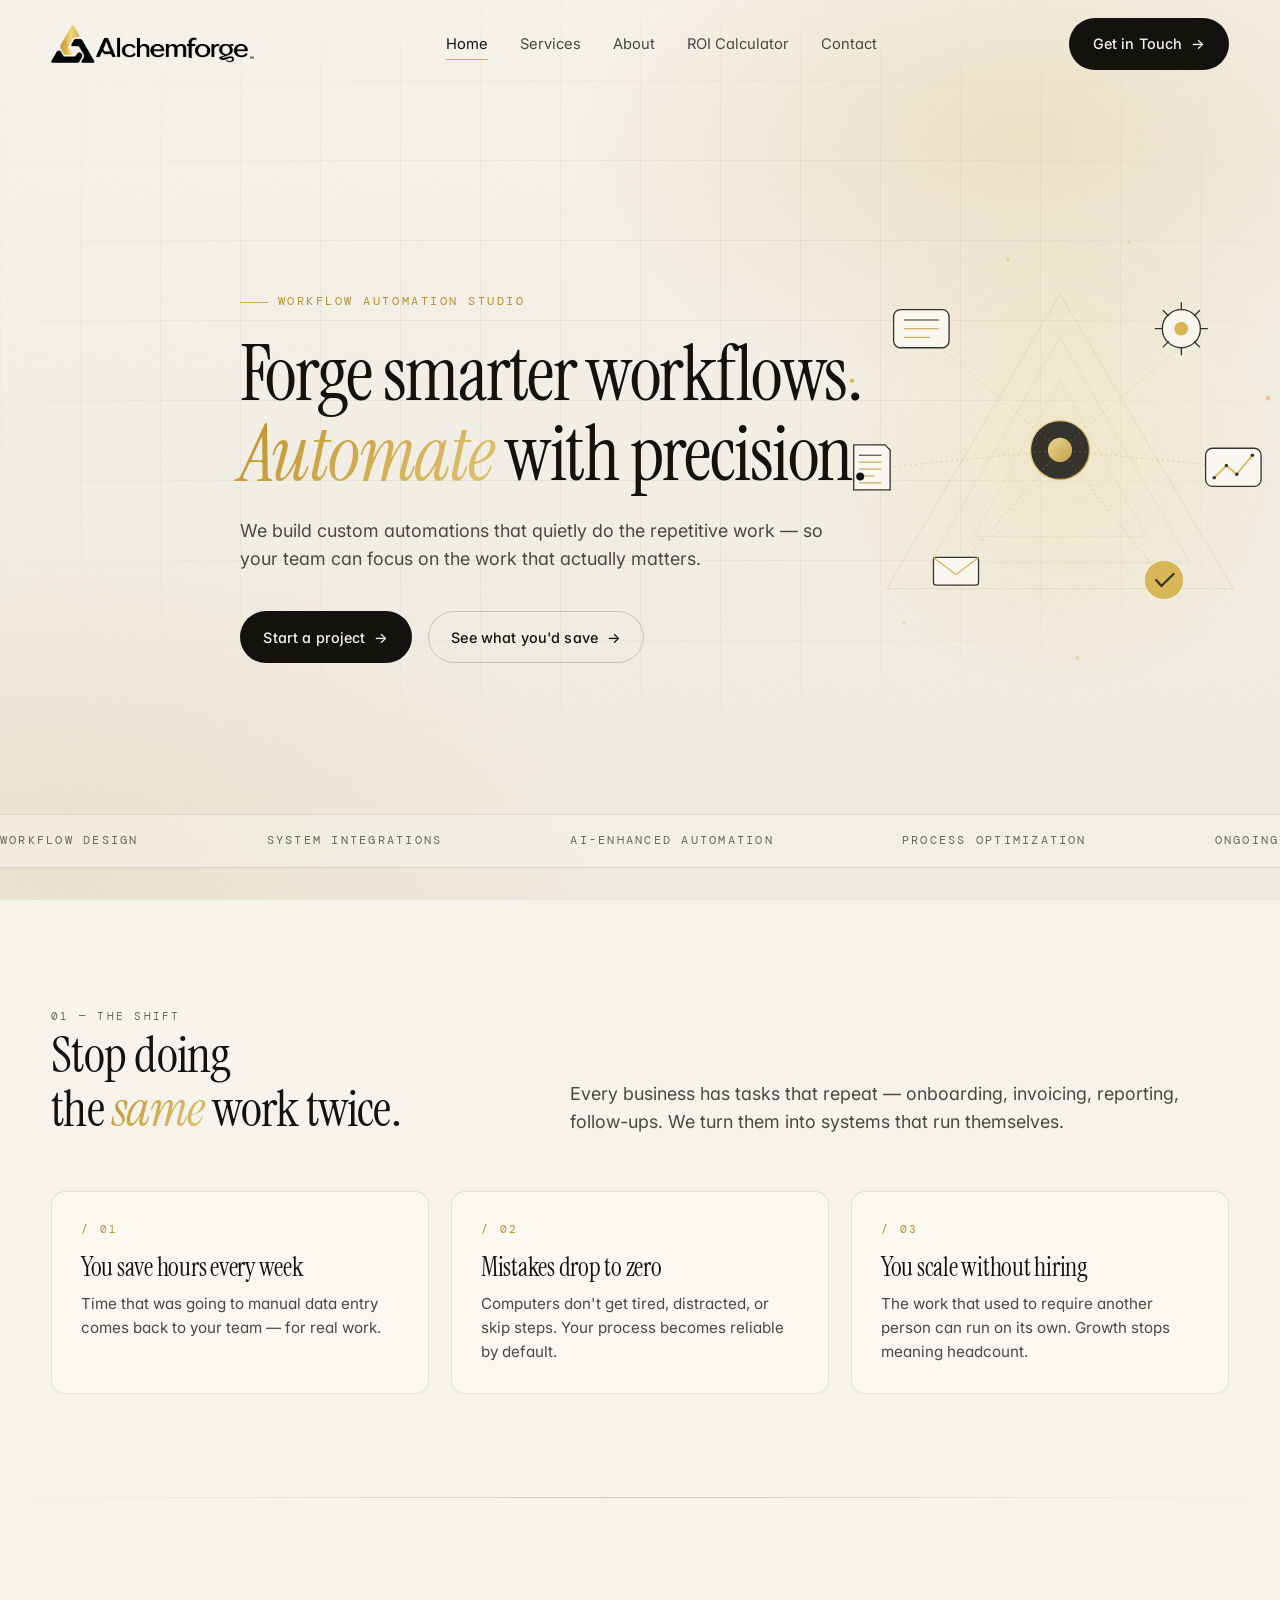
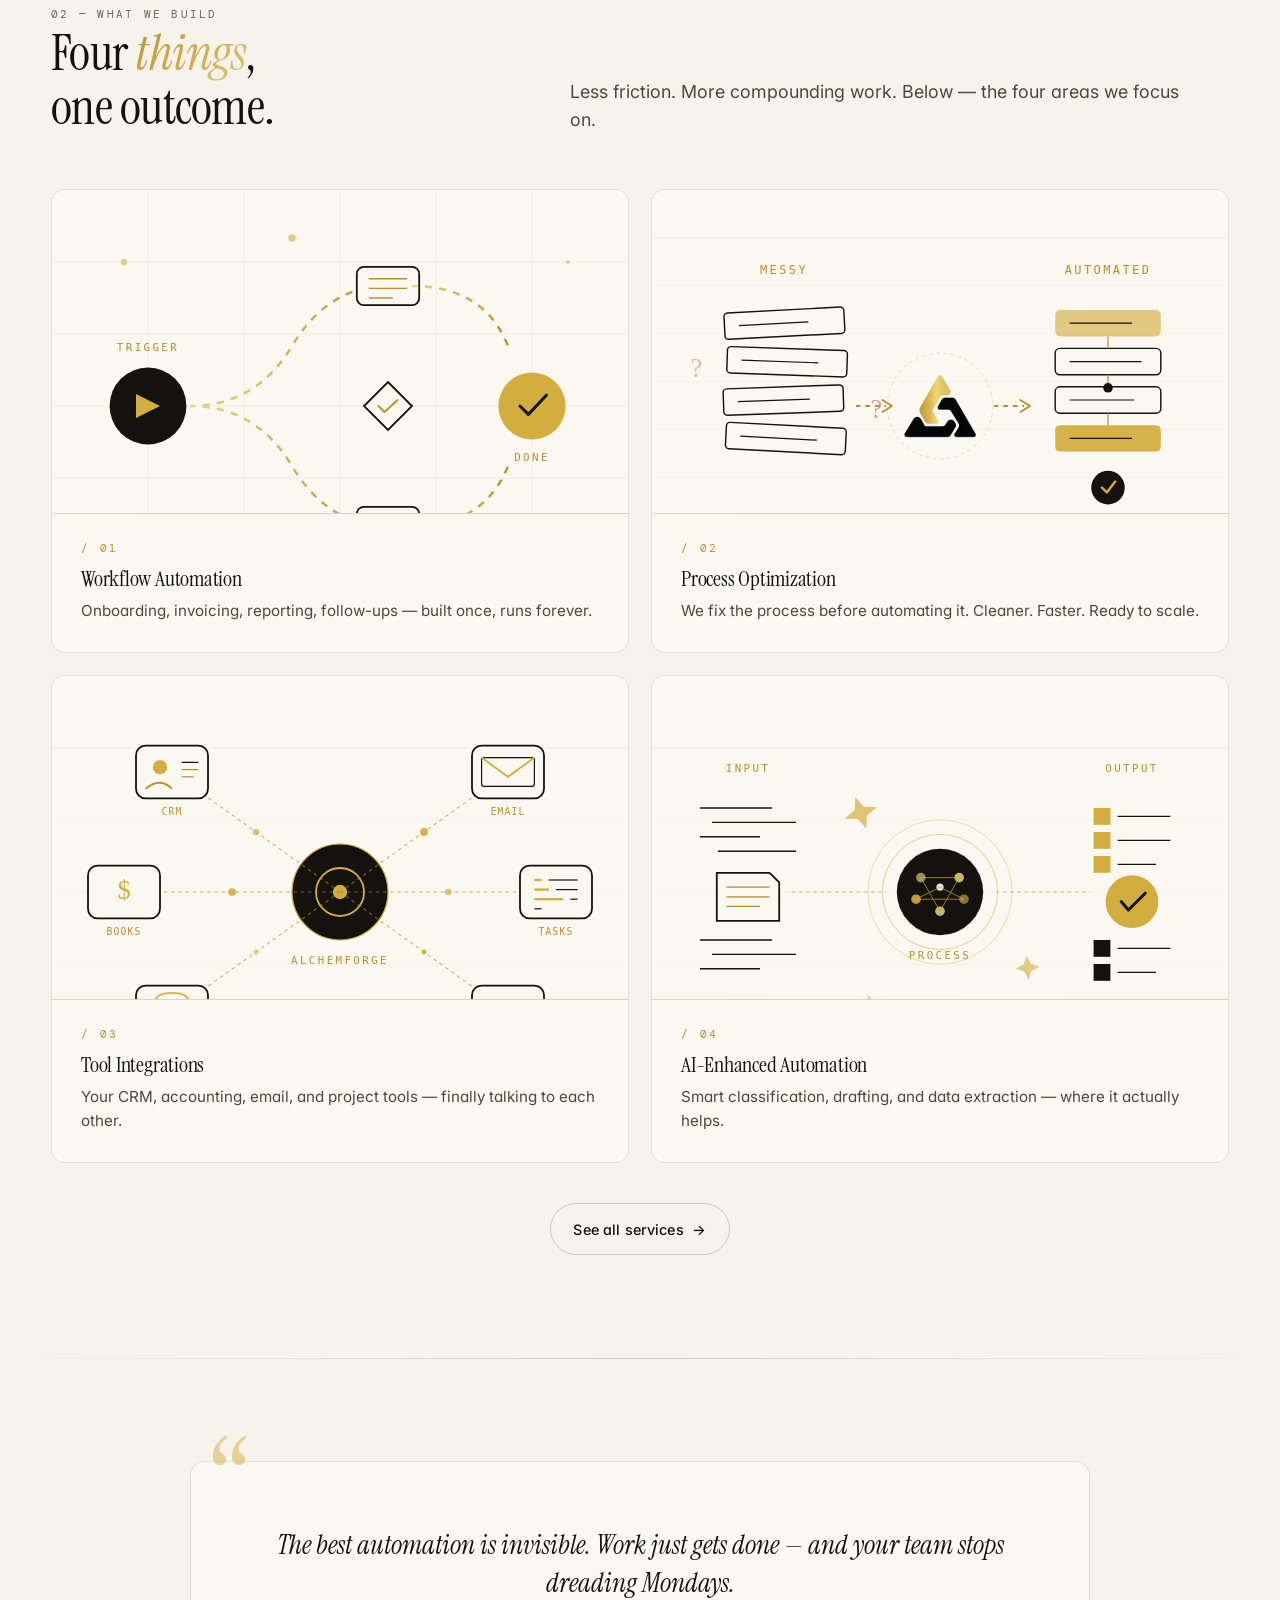
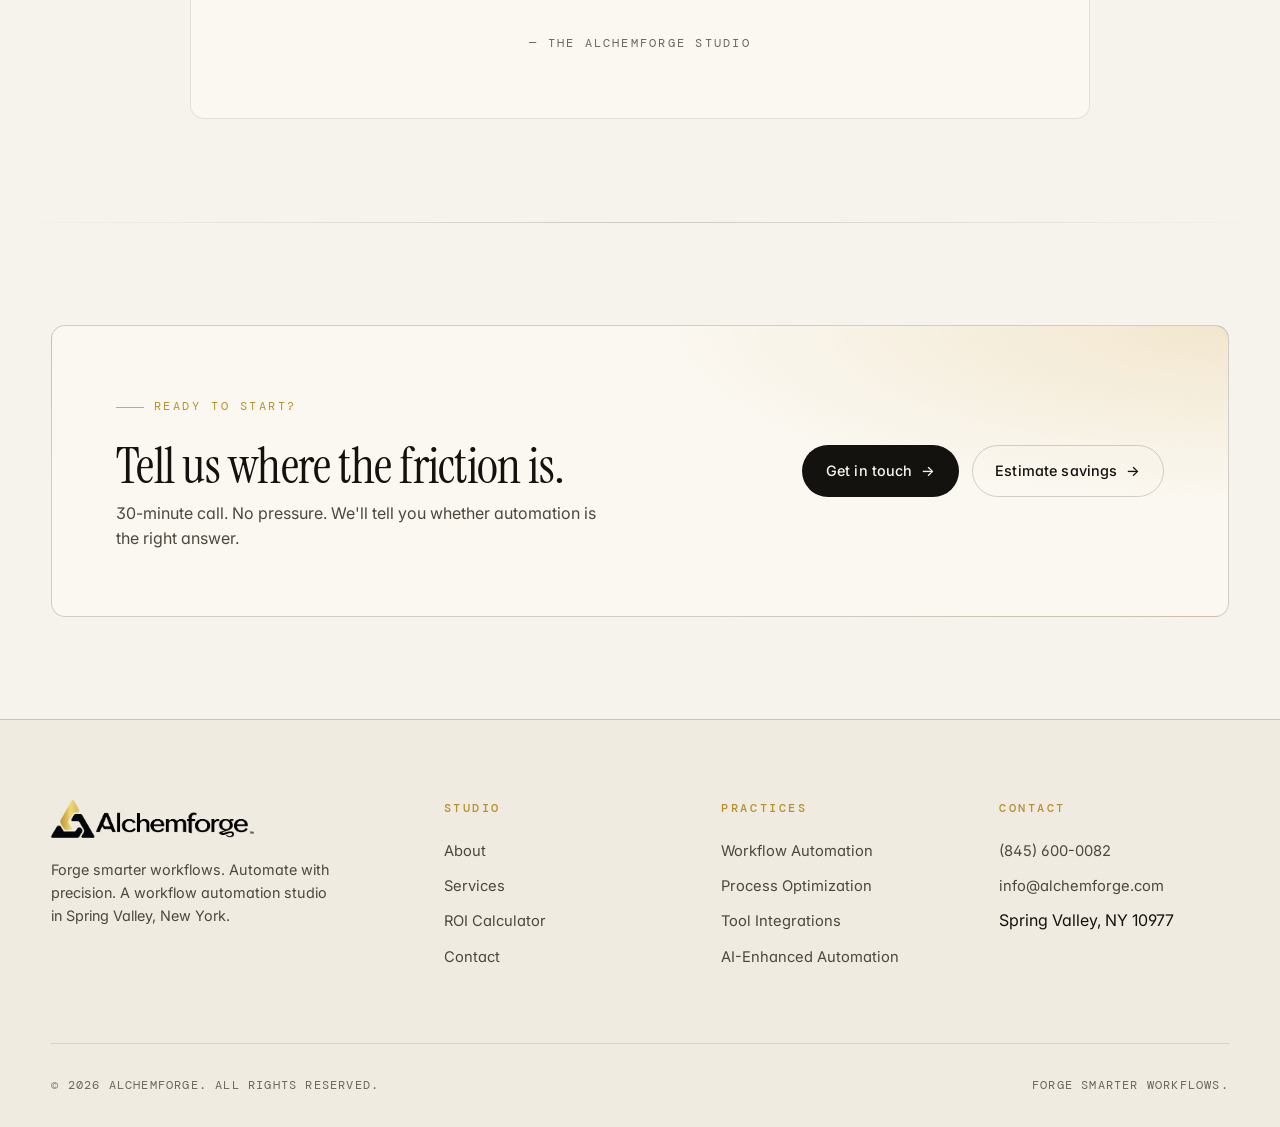
<file: index.html>
<!doctype html>
<html lang="en">
<head>
<meta charset="utf-8" />
<meta name="viewport" content="width=device-width, initial-scale=1" />
<title>Alchemforge — Forge smarter workflows. Automate with precision.</title>
<meta name="description" content="Alchemforge designs and builds custom workflow automations that quietly remove friction from how your business runs. Save time, reduce errors, and focus on the work that matters." />
<meta name="theme-color" content="#f6f3ec" />

<meta property="og:type" content="website" />
<meta property="og:title" content="Alchemforge — Forge smarter workflows" />
<meta property="og:description" content="Custom workflow automation. Designed, built, and maintained for businesses that want to move faster with precision." />
<meta property="og:image" content="assets/images/logo.png" />
<meta property="og:site_name" content="Alchemforge" />
<meta name="twitter:card" content="summary_large_image" />

<link rel="icon" href="assets/images/favicon.ico" sizes="any" />
<link rel="icon" type="image/png" sizes="32x32" href="assets/images/favicon-32.png" />
<link rel="icon" type="image/png" sizes="16x16" href="assets/images/favicon-16.png" />
<link rel="apple-touch-icon" sizes="180x180" href="assets/images/apple-touch-icon.png" />
<link rel="icon" type="image/png" sizes="192x192" href="assets/images/favicon-192.png" />
<link rel="icon" type="image/png" sizes="512x512" href="assets/images/favicon-512.png" />

<link rel="preconnect" href="https://fonts.googleapis.com" />
<link rel="preconnect" href="https://fonts.gstatic.com" crossorigin />
<link href="https://fonts.googleapis.com/css2?family=Instrument+Serif:ital@0;1&family=Inter:wght@300;400;500;600&family=DM+Mono:wght@400;500&display=swap" rel="stylesheet" />

<link rel="stylesheet" href="assets/css/site.css" />

<script type="application/ld+json">
{
  "@context": "https://schema.org",
  "@type": "Organization",
  "name": "Alchemforge",
  "url": "https://alchemforge.com",
  "logo": "assets/images/logo.png",
  "description": "Workflow automation, process optimization, and integrations for modern businesses.",
  "telephone": "+1-845-600-0082",
  "email": "info@alchemforge.com",
  "address": {
    "@type": "PostalAddress",
    "addressLocality": "Spring Valley",
    "addressRegion": "NY",
    "postalCode": "10977",
    "addressCountry": "US"
  },
  "openingHoursSpecification": [
    {"@type":"OpeningHoursSpecification","dayOfWeek":["Monday","Tuesday","Wednesday","Thursday"],"opens":"09:00","closes":"17:00"},
    {"@type":"OpeningHoursSpecification","dayOfWeek":"Friday","opens":"09:00","closes":"12:00"}
  ]
}
</script>
</head>
<body>
<a class="skip" href="#main">Skip to content</a>

<header class="site-header" id="siteHeader">
  <div class="wrap nav">
    <a class="brand" href="index.html" aria-label="Alchemforge home"><img src="assets/images/logo.png" alt="Alchemforge"/></a>
    <nav aria-label="Primary">
      <ul class="nav-links">
        <li><a href="index.html" class="active">Home</a></li>
        <li><a href="services.html">Services</a></li>
        <li><a href="about.html">About</a></li>
        <li><a href="roi.html">ROI Calculator</a></li>
        <li><a href="contact.html">Contact</a></li>
      </ul>
    </nav>
    <a class="btn btn-primary" href="contact.html"><span class="label">Get in Touch</span><span class="arrow">→</span></a>
    <button class="menu-toggle" aria-label="Open menu" aria-controls="mobilePanel" aria-expanded="false"><span></span></button>
  </div>
</header>

<div class="mobile-panel" id="mobilePanel" role="dialog" aria-label="Menu">
  <ul>
    <li><a href="index.html">Home</a></li>
    <li><a href="services.html">Services</a></li>
    <li><a href="about.html">About</a></li>
    <li><a href="roi.html">ROI Calculator</a></li>
    <li><a href="contact.html">Contact</a></li>
  </ul>
  <a class="btn btn-primary" href="contact.html"><span class="label">Get in Touch</span><span class="arrow">→</span></a>
  <div class="meta">Spring Valley, NY · (845) 600-0082</div>
</div>

<main id="main">

  <!-- HERO with illustration -->
  <section class="hero">
    <div class="hero-bg" aria-hidden="true"></div>
    <div class="hero-grid" aria-hidden="true"></div>

    <img src="assets/images/illustration-hero.svg" alt="" class="hero-illustration" />

    <div class="wrap hero-content">
      <span class="eyebrow reveal">Workflow Automation Studio</span>
      <h1 class="reveal" style="--delay: 0.1s">
        Forge smarter workflows.<br/>
        <em class="italic-accent">Automate</em> with precision.
      </h1>
      <p class="lede reveal" style="--delay: 0.2s">
        We build custom automations that quietly do the repetitive work — so your team can focus on the work that actually matters.
      </p>
      <div class="hero-actions reveal" style="--delay: 0.3s">
        <a class="btn btn-primary" href="contact.html">
          <span class="label">Start a project</span><span class="arrow">→</span>
        </a>
        <a class="btn btn-ghost" href="roi.html">
          <span class="label">See what you'd save</span><span class="arrow">→</span>
        </a>
      </div>
    </div>

    <div class="hero-marquee" aria-hidden="true">
      <div class="hero-marquee-track">
        <span>Workflow Design</span><span class="dot"></span>
        <span>System Integrations</span><span class="dot"></span>
        <span>AI-Enhanced Automation</span><span class="dot"></span>
        <span>Process Optimization</span><span class="dot"></span>
        <span>Ongoing Maintenance</span><span class="dot"></span>
        <span>Workflow Design</span><span class="dot"></span>
        <span>System Integrations</span><span class="dot"></span>
        <span>AI-Enhanced Automation</span><span class="dot"></span>
        <span>Process Optimization</span><span class="dot"></span>
        <span>Ongoing Maintenance</span><span class="dot"></span>
      </div>
    </div>
  </section>

  <!-- Pain → Solution: short, punchy, makes the visitor recognize themselves -->
  <section>
    <div class="wrap">
      <div class="section-head">
        <div class="reveal">
          <span class="section-num">01 — The shift</span>
          <h2>Stop doing<br/>the <em class="italic-accent">same</em> work twice.</h2>
        </div>
        <div class="reveal" style="--delay: 0.15s">
          <p class="lede" style="margin: 0;">
            Every business has tasks that repeat — onboarding, invoicing, reporting, follow-ups. We turn them into systems that run themselves.
          </p>
        </div>
      </div>

      <div class="grid-cards">
        <article class="card reveal">
          <span class="num">/ 01</span>
          <h3>You save hours every week</h3>
          <p>Time that was going to manual data entry comes back to your team — for real work.</p>
        </article>
        <article class="card reveal" style="--delay: 0.1s">
          <span class="num">/ 02</span>
          <h3>Mistakes drop to zero</h3>
          <p>Computers don't get tired, distracted, or skip steps. Your process becomes reliable by default.</p>
        </article>
        <article class="card reveal" style="--delay: 0.2s">
          <span class="num">/ 03</span>
          <h3>You scale without hiring</h3>
          <p>The work that used to require another person can run on its own. Growth stops meaning headcount.</p>
        </article>
      </div>
    </div>
  </section>

  <hr class="divider" />

  <!-- Services preview WITH visuals -->
  <section>
    <div class="wrap">
      <div class="section-head">
        <div class="reveal">
          <span class="section-num">02 — What we build</span>
          <h2>Four <em class="italic-accent">things</em>,<br/>one outcome.</h2>
        </div>
        <div class="reveal" style="--delay: 0.15s">
          <p class="lede" style="margin: 0;">
            Less friction. More compounding work. Below — the four areas we focus on.
          </p>
        </div>
      </div>

      <div class="service-preview-grid">

        <a href="services.html#workflow" class="service-preview reveal">
          <div class="visual"><img src="assets/images/illustration-workflow.svg" alt="" loading="lazy"/></div>
          <div class="body">
            <span class="num">/ 01</span>
            <h3>Workflow Automation</h3>
            <p>Onboarding, invoicing, reporting, follow-ups — built once, runs forever.</p>
          </div>
        </a>

        <a href="services.html#process" class="service-preview reveal" style="--delay: 0.1s">
          <div class="visual"><img src="assets/images/illustration-process.svg" alt="" loading="lazy"/></div>
          <div class="body">
            <span class="num">/ 02</span>
            <h3>Process Optimization</h3>
            <p>We fix the process before automating it. Cleaner. Faster. Ready to scale.</p>
          </div>
        </a>

        <a href="services.html#integrations" class="service-preview reveal" style="--delay: 0.2s">
          <div class="visual"><img src="assets/images/illustration-integrations.svg" alt="" loading="lazy"/></div>
          <div class="body">
            <span class="num">/ 03</span>
            <h3>Tool Integrations</h3>
            <p>Your CRM, accounting, email, and project tools — finally talking to each other.</p>
          </div>
        </a>

        <a href="services.html#ai" class="service-preview reveal" style="--delay: 0.3s">
          <div class="visual"><img src="assets/images/illustration-ai.svg" alt="" loading="lazy"/></div>
          <div class="body">
            <span class="num">/ 04</span>
            <h3>AI-Enhanced Automation</h3>
            <p>Smart classification, drafting, and data extraction — where it actually helps.</p>
          </div>
        </a>

      </div>

      <div style="margin-top: 2.5rem; text-align: center;">
        <a class="btn btn-ghost" href="services.html">
          <span class="label">See all services</span><span class="arrow">→</span>
        </a>
      </div>
    </div>
  </section>

  <hr class="divider" />

  <!-- Quote -->
  <section>
    <div class="wrap">
      <div class="quote-block reveal">
        <p>The best automation is invisible. Work just gets done — and your team stops dreading Mondays.</p>
        <div class="attr">— The Alchemforge Studio</div>
      </div>
    </div>
  </section>

  <hr class="divider" />

  <!-- CTA -->
  <section>
    <div class="wrap">
      <div class="cta-banner reveal">
        <div>
          <span class="eyebrow">Ready to start?</span>
          <h2>Tell us where the friction is.</h2>
          <p>30-minute call. No pressure. We'll tell you whether automation is the right answer.</p>
        </div>
        <div style="display: flex; gap: 0.8rem; flex-wrap: wrap;">
          <a class="btn btn-primary" href="contact.html"><span class="label">Get in touch</span><span class="arrow">→</span></a>
          <a class="btn btn-ghost" href="roi.html"><span class="label">Estimate savings</span><span class="arrow">→</span></a>
        </div>
      </div>
    </div>
  </section>

</main>

<footer class="site-footer">
  <div class="wrap">
    <div class="footer-grid">
      <div class="footer-brand">
        <a class="brand" href="index.html"><img src="assets/images/logo.png" alt="Alchemforge"/></a>
        <p>Forge smarter workflows. Automate with precision. A workflow automation studio in Spring Valley, New York.</p>
      </div>
      <div class="footer-col"><h5>Studio</h5><ul>
        <li><a href="about.html">About</a></li>
        <li><a href="services.html">Services</a></li>
        <li><a href="roi.html">ROI Calculator</a></li>
        <li><a href="contact.html">Contact</a></li>
      </ul></div>
      <div class="footer-col"><h5>Practices</h5><ul>
        <li><a href="services.html#workflow">Workflow Automation</a></li>
        <li><a href="services.html#process">Process Optimization</a></li>
        <li><a href="services.html#integrations">Tool Integrations</a></li>
        <li><a href="services.html#ai">AI-Enhanced Automation</a></li>
      </ul></div>
      <div class="footer-col"><h5>Contact</h5><ul>
        <li><a href="tel:+18456000082">(845) 600-0082</a></li>
        <li><a href="mailto:info@alchemforge.com">info@alchemforge.com</a></li>
        <li>Spring Valley, NY 10977</li>
      </ul></div>
    </div>
    <div class="footer-bottom">
      <div>© <span data-year>2026</span> Alchemforge. All rights reserved.</div>
      <div>Forge smarter workflows.</div>
    </div>
  </div>
</footer>

<script src="assets/js/site.js"></script>
</body>
</html>
</file>
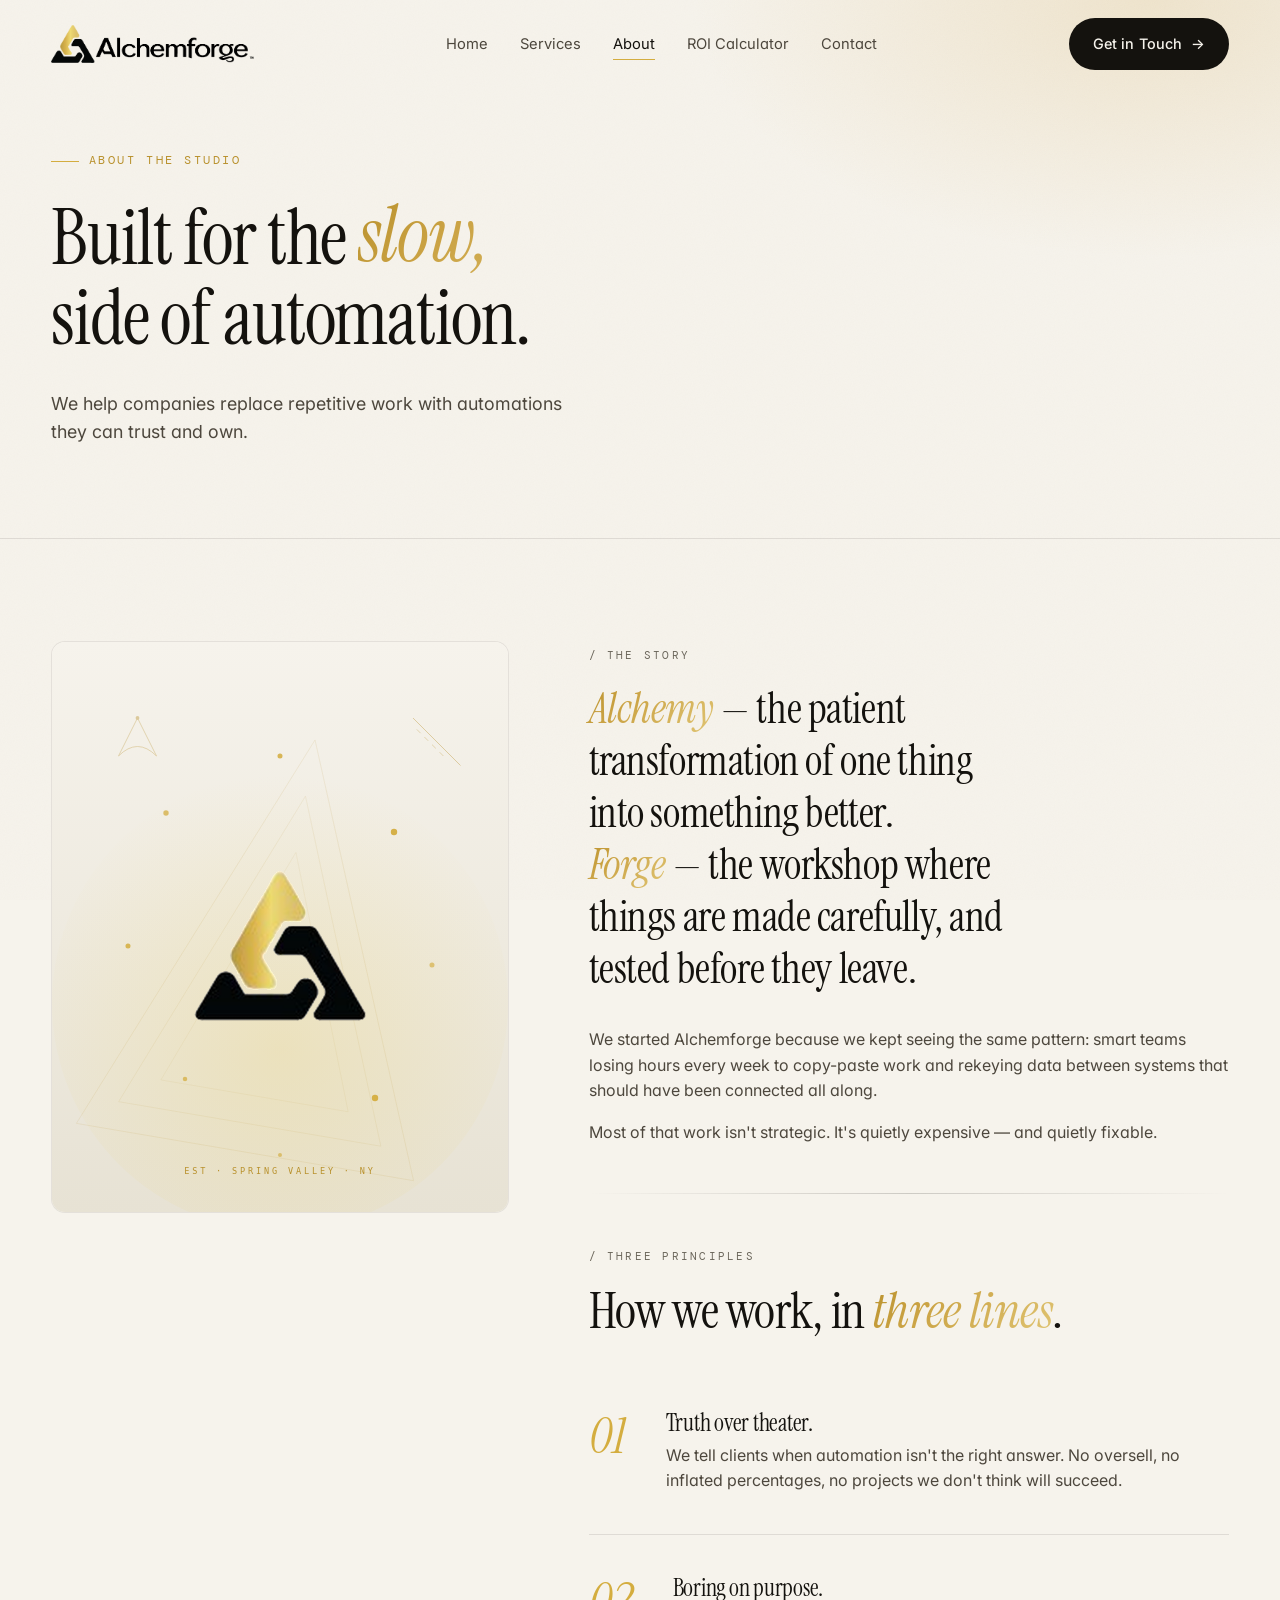
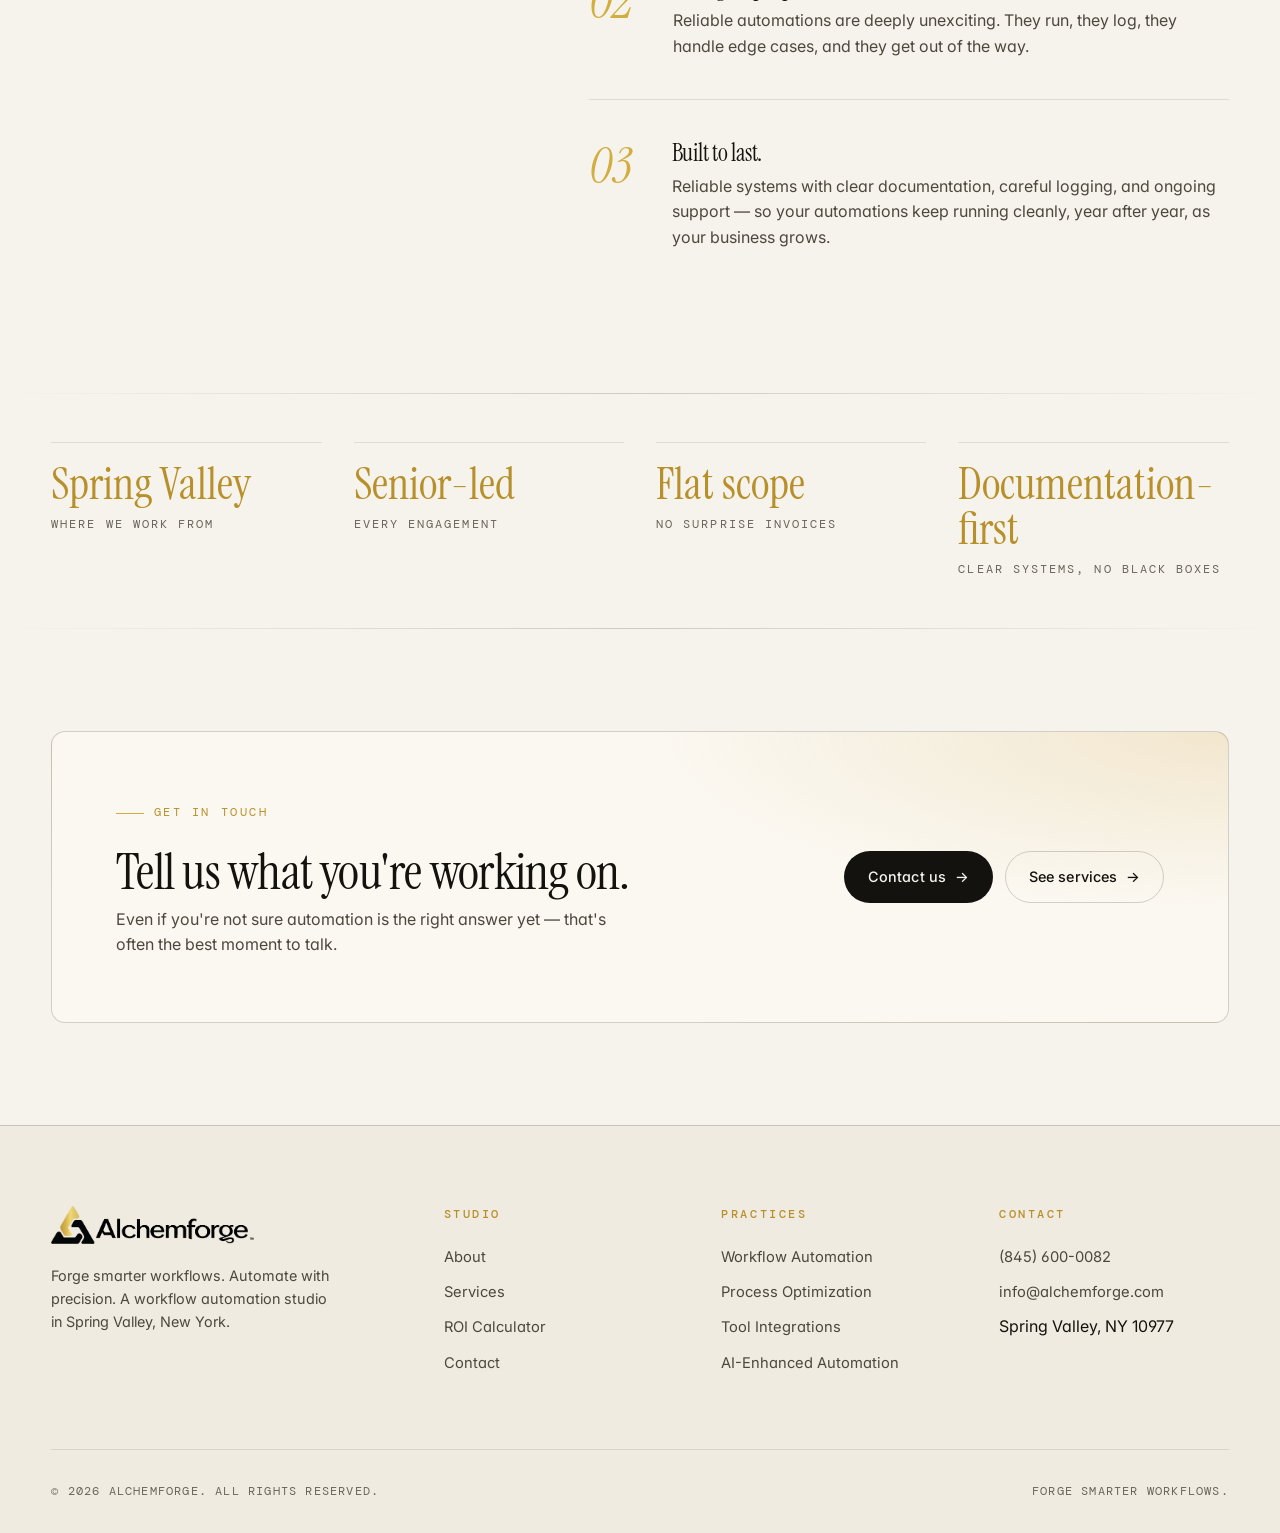
<file: about.html>
<!doctype html>
<html lang="en">
<head>
<meta charset="utf-8" />
<meta name="viewport" content="width=device-width, initial-scale=1" />
<title>About — Alchemforge</title>
<meta name="description" content="Alchemforge is a workflow automation studio in Spring Valley, New York. We design, build, and maintain custom automations for businesses that value craft over hype." />
<meta name="theme-color" content="#f6f3ec" />
<meta property="og:type" content="website" />
<meta property="og:title" content="About — Alchemforge" />
<meta property="og:description" content="A workflow automation studio in Spring Valley, New York." />
<meta property="og:image" content="assets/images/logo.png" />

<link rel="icon" href="assets/images/favicon.ico" sizes="any" />
<link rel="icon" type="image/png" sizes="32x32" href="assets/images/favicon-32.png" />
<link rel="icon" type="image/png" sizes="16x16" href="assets/images/favicon-16.png" />
<link rel="apple-touch-icon" sizes="180x180" href="assets/images/apple-touch-icon.png" />
<link rel="icon" type="image/png" sizes="192x192" href="assets/images/favicon-192.png" />
<link rel="icon" type="image/png" sizes="512x512" href="assets/images/favicon-512.png" />
<link rel="preconnect" href="https://fonts.googleapis.com" />
<link rel="preconnect" href="https://fonts.gstatic.com" crossorigin />
<link href="https://fonts.googleapis.com/css2?family=Instrument+Serif:ital@0;1&family=Inter:wght@300;400;500;600&family=DM+Mono:wght@400;500&display=swap" rel="stylesheet" />
<link rel="stylesheet" href="assets/css/site.css" />
</head>
<body>
<a class="skip" href="#main">Skip to content</a>

<header class="site-header">
  <div class="wrap nav">
    <a class="brand" href="index.html"><img src="assets/images/logo.png" alt="Alchemforge"/></a>
    <nav aria-label="Primary">
      <ul class="nav-links">
        <li><a href="index.html">Home</a></li>
        <li><a href="services.html">Services</a></li>
        <li><a href="about.html" class="active">About</a></li>
        <li><a href="roi.html">ROI Calculator</a></li>
        <li><a href="contact.html">Contact</a></li>
      </ul>
    </nav>
    <a class="btn btn-primary" href="contact.html"><span class="label">Get in Touch</span><span class="arrow">→</span></a>
    <button class="menu-toggle" aria-label="Open menu" aria-controls="mobilePanel" aria-expanded="false"><span></span></button>
  </div>
</header>

<div class="mobile-panel" id="mobilePanel" role="dialog" aria-label="Menu">
  <ul>
    <li><a href="index.html">Home</a></li>
    <li><a href="services.html">Services</a></li>
    <li><a href="about.html">About</a></li>
    <li><a href="roi.html">ROI Calculator</a></li>
    <li><a href="contact.html">Contact</a></li>
  </ul>
  <a class="btn btn-primary" href="contact.html"><span class="label">Get in Touch</span><span class="arrow">→</span></a>
  <div class="meta">Spring Valley, NY · (845) 600-0082</div>
</div>

<main id="main">

  <section class="page-head">
    <div class="wrap">
      <span class="eyebrow reveal">About the studio</span>
      <h1 class="reveal" style="--delay: 0.1s">
        Built for the <span class="word-roll" aria-hidden="true"><span class="word-roll-track">
          <span>slow,</span>
          <span>careful,</span>
          <span>thoughtful,</span>
          <span>patient,</span>
          <span>deliberate,</span>
          <span>slow,</span>
          <span>careful,</span>
        </span></span><br/>
        side of automation.
      </h1>
      <p class="lede reveal" style="--delay: 0.2s">
        We help companies replace repetitive work with automations they can trust and own.
      </p>
    </div>
  </section>

  <!-- Editorial story with sticky image -->
  <section>
    <div class="wrap">
      <div class="story-grid">

        <div class="story-image reveal">
          <img src="assets/images/illustration-about.svg" alt="" loading="lazy"/>
        </div>

        <div class="reveal" style="--delay: 0.1s">
          <span class="section-num">/ The story</span>
          <p class="story-quote" style="margin-top: 1rem;">
            <em>Alchemy</em> — the patient transformation of one thing into something better.<br/>
            <em>Forge</em> — the workshop where things are made carefully, and tested before they leave.
          </p>

          <p style="margin-top: 2rem;">
            We started Alchemforge because we kept seeing the same pattern: smart teams losing hours every week to copy-paste work and rekeying data between systems that should have been connected all along.
          </p>
          <p>
            Most of that work isn't strategic. It's quietly expensive — and quietly fixable.
          </p>

          <hr class="divider" style="margin: 3rem 0;"/>

          <span class="section-num">/ Three principles</span>
          <h2 style="margin: 1rem 0 2rem;">How we work, in <em class="italic-accent">three lines</em>.</h2>

          <div class="principle-row">
            <div class="num">01</div>
            <div>
              <h3>Truth over theater.</h3>
              <p>We tell clients when automation isn't the right answer. No oversell, no inflated percentages, no projects we don't think will succeed.</p>
            </div>
          </div>

          <div class="principle-row">
            <div class="num">02</div>
            <div>
              <h3>Boring on purpose.</h3>
              <p>Reliable automations are deeply unexciting. They run, they log, they handle edge cases, and they get out of the way.</p>
            </div>
          </div>

          <div class="principle-row">
            <div class="num">03</div>
            <div>
              <h3>Built to last.</h3>
              <p>Reliable systems with clear documentation, careful logging, and ongoing support &mdash; so your automations keep running cleanly, year after year, as your business grows.</p>
            </div>
          </div>

        </div>

      </div>
    </div>
  </section>

  <hr class="divider" />

  <!-- Stats / studio facts -->
  <section style="padding-top: 3rem; padding-bottom: 3rem;">
    <div class="wrap">
      <div style="display: grid; grid-template-columns: repeat(auto-fit, minmax(220px, 1fr)); gap: 2rem;">
        <div class="stat reveal">
          <span class="num" style="font-family: var(--serif);">Spring Valley</span>
          <span class="label">Where we work from</span>
        </div>
        <div class="stat reveal" style="--delay: 0.1s">
          <span class="num" style="font-family: var(--serif);">Senior-led</span>
          <span class="label">Every engagement</span>
        </div>
        <div class="stat reveal" style="--delay: 0.2s">
          <span class="num" style="font-family: var(--serif);">Flat scope</span>
          <span class="label">No surprise invoices</span>
        </div>
        <div class="stat reveal" style="--delay: 0.3s">
          <span class="num" style="font-family: var(--serif);">Documentation-first</span>
          <span class="label">Clear systems, no black boxes</span>
        </div>
      </div>
    </div>
  </section>

  <hr class="divider" />

  <!-- CTA -->
  <section>
    <div class="wrap">
      <div class="cta-banner reveal">
        <div>
          <span class="eyebrow">Get in touch</span>
          <h2>Tell us what you're working on.</h2>
          <p>Even if you're not sure automation is the right answer yet — that's often the best moment to talk.</p>
        </div>
        <div style="display: flex; gap: 0.8rem; flex-wrap: wrap;">
          <a class="btn btn-primary" href="contact.html"><span class="label">Contact us</span><span class="arrow">→</span></a>
          <a class="btn btn-ghost" href="services.html"><span class="label">See services</span><span class="arrow">→</span></a>
        </div>
      </div>
    </div>
  </section>

</main>

<footer class="site-footer">
  <div class="wrap">
    <div class="footer-grid">
      <div class="footer-brand">
        <a class="brand" href="index.html"><img src="assets/images/logo.png" alt="Alchemforge"/></a>
        <p>Forge smarter workflows. Automate with precision. A workflow automation studio in Spring Valley, New York.</p>
      </div>
      <div class="footer-col"><h5>Studio</h5><ul>
        <li><a href="about.html">About</a></li><li><a href="services.html">Services</a></li>
        <li><a href="roi.html">ROI Calculator</a></li><li><a href="contact.html">Contact</a></li>
      </ul></div>
      <div class="footer-col"><h5>Practices</h5><ul>
        <li><a href="services.html#workflow">Workflow Automation</a></li>
        <li><a href="services.html#process">Process Optimization</a></li>
        <li><a href="services.html#integrations">Tool Integrations</a></li>
        <li><a href="services.html#ai">AI-Enhanced Automation</a></li>
      </ul></div>
      <div class="footer-col"><h5>Contact</h5><ul>
        <li><a href="tel:+18456000082">(845) 600-0082</a></li>
        <li><a href="mailto:info@alchemforge.com">info@alchemforge.com</a></li>
        <li>Spring Valley, NY 10977</li>
      </ul></div>
    </div>
    <div class="footer-bottom">
      <div>© <span data-year>2026</span> Alchemforge. All rights reserved.</div>
      <div>Forge smarter workflows.</div>
    </div>
  </div>
</footer>

<script src="assets/js/site.js"></script>
</body>
</html>
</file>
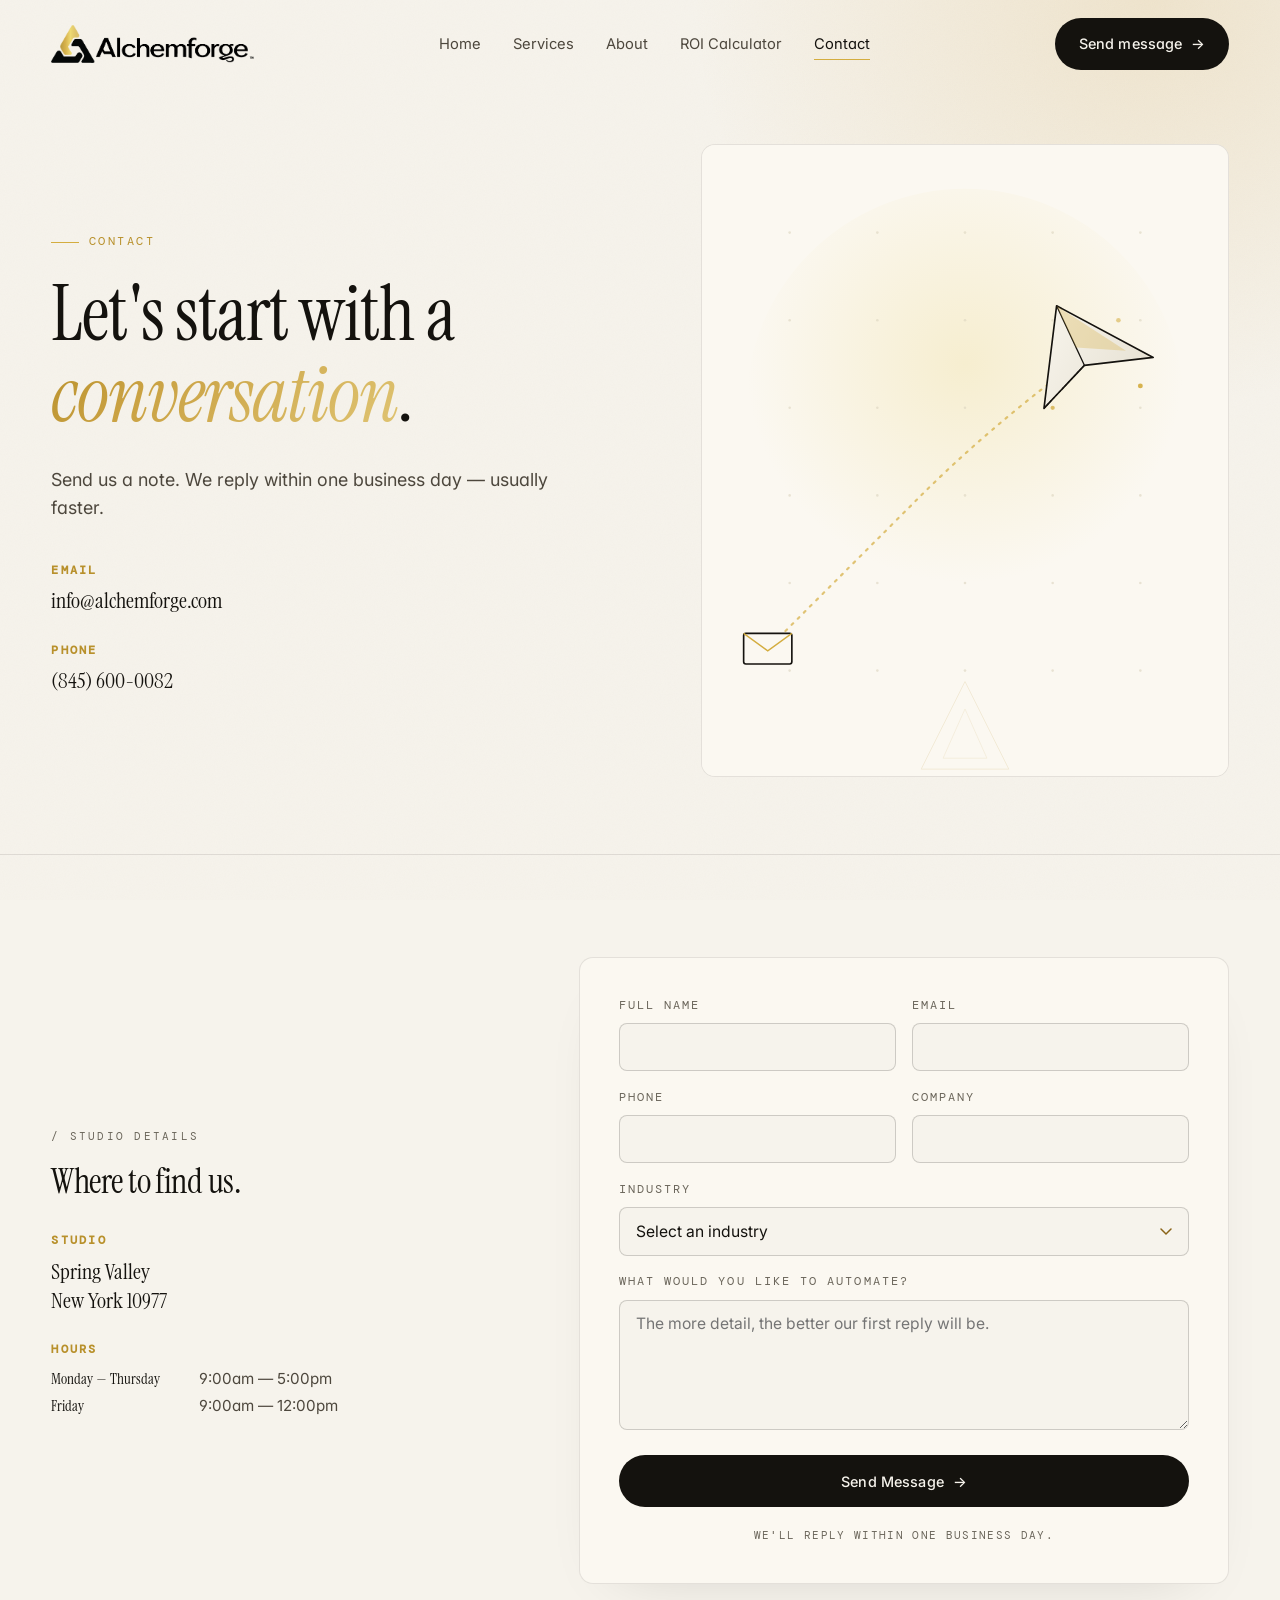
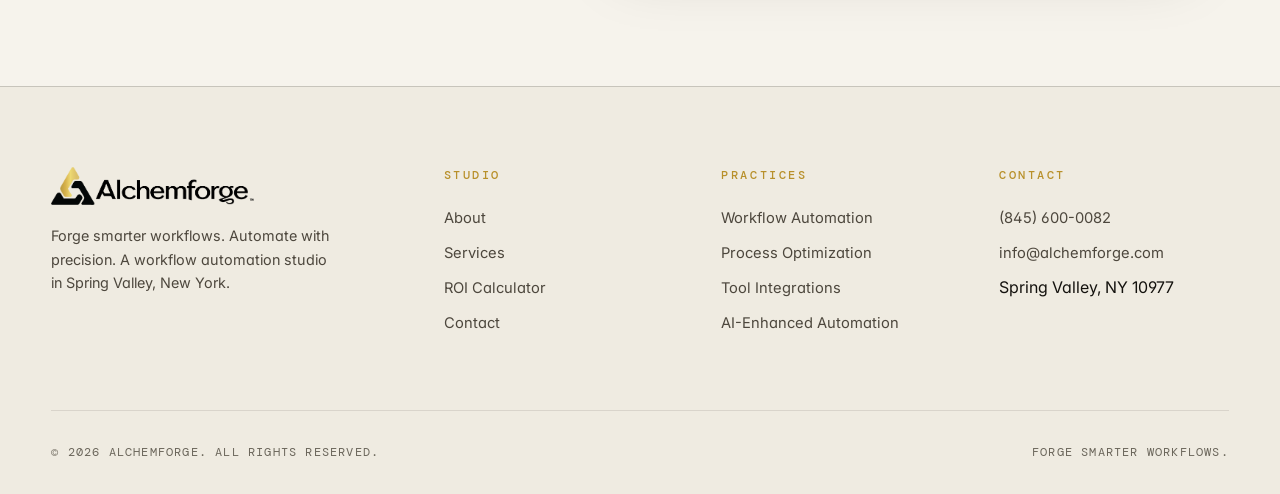
<file: contact.html>
<!doctype html>
<html lang="en">
<head>
<meta charset="utf-8" />
<meta name="viewport" content="width=device-width, initial-scale=1" />
<title>Contact — Alchemforge</title>
<meta name="description" content="Get in touch with Alchemforge. Tell us about your workflow — we'll tell you whether automation is the right answer." />
<meta name="theme-color" content="#f6f3ec" />
<meta property="og:type" content="website" />
<meta property="og:title" content="Contact — Alchemforge" />
<meta property="og:description" content="Tell us about your workflow." />
<meta property="og:image" content="assets/images/logo.png" />

<link rel="icon" href="assets/images/favicon.ico" sizes="any" />
<link rel="icon" type="image/png" sizes="32x32" href="assets/images/favicon-32.png" />
<link rel="icon" type="image/png" sizes="16x16" href="assets/images/favicon-16.png" />
<link rel="apple-touch-icon" sizes="180x180" href="assets/images/apple-touch-icon.png" />
<link rel="icon" type="image/png" sizes="192x192" href="assets/images/favicon-192.png" />
<link rel="icon" type="image/png" sizes="512x512" href="assets/images/favicon-512.png" />
<link rel="preconnect" href="https://fonts.googleapis.com" />
<link rel="preconnect" href="https://fonts.gstatic.com" crossorigin />
<link href="https://fonts.googleapis.com/css2?family=Instrument+Serif:ital@0;1&family=Inter:wght@300;400;500;600&family=DM+Mono:wght@400;500&display=swap" rel="stylesheet" />
<link rel="stylesheet" href="assets/css/site.css" />
</head>
<body>
<a class="skip" href="#main">Skip to content</a>

<header class="site-header">
  <div class="wrap nav">
    <a class="brand" href="index.html"><img src="assets/images/logo.png" alt="Alchemforge"/></a>
    <nav aria-label="Primary">
      <ul class="nav-links">
        <li><a href="index.html">Home</a></li>
        <li><a href="services.html">Services</a></li>
        <li><a href="about.html">About</a></li>
        <li><a href="roi.html">ROI Calculator</a></li>
        <li><a href="contact.html" class="active">Contact</a></li>
      </ul>
    </nav>
    <a class="btn btn-primary" href="#contact-form"><span class="label">Send message</span><span class="arrow">→</span></a>
    <button class="menu-toggle" aria-label="Open menu" aria-controls="mobilePanel" aria-expanded="false"><span></span></button>
  </div>
</header>

<div class="mobile-panel" id="mobilePanel" role="dialog" aria-label="Menu">
  <ul>
    <li><a href="index.html">Home</a></li>
    <li><a href="services.html">Services</a></li>
    <li><a href="about.html">About</a></li>
    <li><a href="roi.html">ROI Calculator</a></li>
    <li><a href="contact.html">Contact</a></li>
  </ul>
  <a class="btn btn-primary" href="#contact-form"><span class="label">Send message</span><span class="arrow">→</span></a>
  <div class="meta">Spring Valley, NY · (845) 600-0082</div>
</div>

<main id="main">

  <!-- Distinct contact hero with side illustration -->
  <section class="page-head">
    <div class="wrap">
      <div class="contact-hero">
        <div>
          <span class="eyebrow reveal">Contact</span>
          <h1 class="reveal" style="--delay: 0.1s">Let's start with a<br/><em class="italic-accent">conversation</em>.</h1>
          <p class="lede reveal" style="--delay: 0.2s">
            Send us a note. We reply within one business day — usually faster.
          </p>

          <div class="contact-info reveal" style="--delay: 0.3s; margin-top: 2.5rem;">
            <div class="contact-item">
              <h5>Email</h5>
              <a href="mailto:info@alchemforge.com">info@alchemforge.com</a>
            </div>
            <div class="contact-item">
              <h5>Phone</h5>
              <a href="tel:+18456000082">(845) 600-0082</a>
            </div>
          </div>
        </div>

        <div class="contact-visual reveal" style="--delay: 0.15s">
          <img src="assets/images/illustration-contact.svg" alt="" loading="lazy"/>
        </div>
      </div>
    </div>
  </section>

  <!-- Form -->
  <section id="contact-form">
    <div class="wrap">
      <div class="split contact-split">

        <div class="reveal">
          <span class="section-num">/ Studio details</span>
          <h2 style="margin-top: 1rem; font-size: clamp(1.6rem, 3vw, 2.2rem);">Where to find us.</h2>

          <div class="contact-info" style="margin-top: 2rem;">
            <div class="contact-item">
              <h5>Studio</h5>
              <p>Spring Valley<br/>New York 10977</p>
            </div>
            <div class="contact-item">
              <h5>Hours</h5>
              <div class="hours-list">
                <div><strong>Monday — Thursday</strong> 9:00am — 5:00pm</div>
                <div><strong>Friday</strong> 9:00am — 12:00pm</div>
              </div>
            </div>
          </div>
        </div>

        <div class="reveal" style="--delay: 0.1s">
          <div class="form-card">

            <form id="contactForm" novalidate>
              <div class="form-row">
                <div class="field">
                  <label for="name">Full Name</label>
                  <input type="text" id="name" name="name" autocomplete="name" required />
                  <div class="err">Please enter your name.</div>
                </div>
                <div class="field">
                  <label for="email">Email</label>
                  <input type="email" id="email" name="email" autocomplete="email" required />
                  <div class="err">Please enter a valid email.</div>
                </div>
              </div>

              <div class="form-row">
                <div class="field">
                  <label for="phone">Phone</label>
                  <input type="tel" id="phone" name="phone" autocomplete="tel" />
                  <div class="err">Please enter a valid phone.</div>
                </div>
                <div class="field">
                  <label for="company">Company</label>
                  <input type="text" id="company" name="company" autocomplete="organization" required />
                  <div class="err">Please enter your company.</div>
                </div>
              </div>

              <div class="field">
                <label for="industry">Industry</label>
                <select id="industry" name="industry" required>
                  <option value="" disabled selected>Select an industry</option>
                  <option>Manufacturing</option>
                  <option>Finance</option>
                  <option>Healthcare</option>
                  <option>Retail</option>
                  <option>Professional Services</option>
                  <option>Other</option>
                </select>
                <div class="err">Please choose an industry.</div>
              </div>

              <div class="field">
                <label for="message">What would you like to automate?</label>
                <textarea id="message" name="message" rows="5" required placeholder="The more detail, the better our first reply will be."></textarea>
                <div class="err">Please share a brief message.</div>
              </div>

              <div style="position: absolute; left: -9999px;" aria-hidden="true">
                <label>Don't fill this out: <input type="text" name="website" tabindex="-1" autocomplete="off" /></label>
              </div>

              <button class="btn btn-primary" type="submit" id="submitBtn" style="width: 100%; justify-content: center; padding: 1.05rem 1.4rem;">
                <span class="label">Send Message</span>
                <span class="arrow">→</span>
                <span class="spinner" aria-hidden="true"></span>
              </button>

              <p style="font-family: var(--mono); font-size: 0.7rem; letter-spacing: 0.12em; text-transform: uppercase; color: var(--muted); margin: 1.2rem 0 0; text-align: center;">
                We'll reply within one business day.
              </p>
            </form>

            <div class="form-success" id="formSuccess" role="status" aria-live="polite">
              <div class="check" aria-hidden="true">
                <svg width="28" height="28" viewBox="0 0 24 24" fill="none" stroke="currentColor" stroke-width="2" stroke-linecap="round" stroke-linejoin="round">
                  <polyline points="20 6 9 17 4 12"/>
                </svg>
              </div>
              <h3>Message received.</h3>
              <p>Thanks for reaching out — we'll be in touch within one business day.</p>
            </div>

          </div>
        </div>

      </div>
    </div>
  </section>

</main>

<footer class="site-footer">
  <div class="wrap">
    <div class="footer-grid">
      <div class="footer-brand">
        <a class="brand" href="index.html"><img src="assets/images/logo.png" alt="Alchemforge"/></a>
        <p>Forge smarter workflows. Automate with precision. A workflow automation studio in Spring Valley, New York.</p>
      </div>
      <div class="footer-col"><h5>Studio</h5><ul>
        <li><a href="about.html">About</a></li><li><a href="services.html">Services</a></li>
        <li><a href="roi.html">ROI Calculator</a></li><li><a href="contact.html">Contact</a></li>
      </ul></div>
      <div class="footer-col"><h5>Practices</h5><ul>
        <li><a href="services.html#workflow">Workflow Automation</a></li>
        <li><a href="services.html#process">Process Optimization</a></li>
        <li><a href="services.html#integrations">Tool Integrations</a></li>
        <li><a href="services.html#ai">AI-Enhanced Automation</a></li>
      </ul></div>
      <div class="footer-col"><h5>Contact</h5><ul>
        <li><a href="tel:+18456000082">(845) 600-0082</a></li>
        <li><a href="mailto:info@alchemforge.com">info@alchemforge.com</a></li>
        <li>Spring Valley, NY 10977</li>
      </ul></div>
    </div>
    <div class="footer-bottom">
      <div>© <span data-year>2026</span> Alchemforge. All rights reserved.</div>
      <div>Forge smarter workflows.</div>
    </div>
  </div>
</footer>

<script src="assets/js/site.js"></script>

<script>
const WEBHOOK_URL = "https://alchemforge-contact.schonfeldmendy.workers.dev/";

(function () {
  const form        = document.getElementById('contactForm');
  const submitBtn   = document.getElementById('submitBtn');
  const successBox  = document.getElementById('formSuccess');
  if (!form) return;

  const fields = {
    name:     { el: form.name,     test: v => v.trim().length > 1 },
    email:    { el: form.email,    test: v => /^[^\s@]+@[^\s@]+\.[^\s@]+$/.test(v.trim()) },
    phone:    { el: form.phone,    test: v => v.trim() === '' || /^[+\d][\d\s().-]{6,}$/.test(v.trim()) },
    company:  { el: form.company,  test: v => v.trim().length > 1 },
    industry: { el: form.industry, test: v => v.trim() !== '' },
    message:  { el: form.message,  test: v => v.trim().length > 4 }
  };

  function setInvalid(key, invalid) {
    const wrap = fields[key].el.closest('.field');
    if (wrap) wrap.classList.toggle('invalid', invalid);
  }

  Object.keys(fields).forEach(key => {
    const el = fields[key].el;
    el.addEventListener('input',  () => setInvalid(key, false));
    el.addEventListener('change', () => setInvalid(key, false));
  });

  form.addEventListener('submit', async (e) => {
    e.preventDefault();
    if (form.website && form.website.value) return;

    let firstInvalid = null;
    let valid = true;
    Object.keys(fields).forEach(key => {
      const ok = fields[key].test(fields[key].el.value);
      setInvalid(key, !ok);
      if (!ok) {
        valid = false;
        if (!firstInvalid) firstInvalid = fields[key].el;
      }
    });
    if (!valid) { firstInvalid && firstInvalid.focus(); return; }

    const payload = {
      name:      form.name.value.trim(),
      email:     form.email.value.trim(),
      phone:     form.phone.value.trim(),
      company:   form.company.value.trim(),
      industry:  form.industry.value,
      message:   form.message.value.trim(),
      source:    'alchemforge.com',
      page:      window.location.pathname,
      timestamp: new Date().toISOString()
    };

    submitBtn.classList.add('loading');
    submitBtn.disabled = true;

    try {
      const res = await fetch(WEBHOOK_URL, {
        method:  'POST',
        headers: { 'Content-Type': 'application/json', 'Accept': 'application/json' },
        body:    JSON.stringify(payload)
      });
      if (!res.ok && res.type !== 'opaque') throw new Error('Network response was not ok: ' + res.status);
      form.style.display = 'none';
      successBox.classList.add('show');
      successBox.scrollIntoView({ behavior: 'smooth', block: 'center' });
    } catch (err) {
      console.error('[Alchemforge contact form]', err);
      submitBtn.classList.remove('loading');
      submitBtn.disabled = false;
      alert("Sorry — we couldn't send your message just now. Please email info@alchemforge.com directly.");
    }
  });
})();
</script>

</body>
</html>
</file>
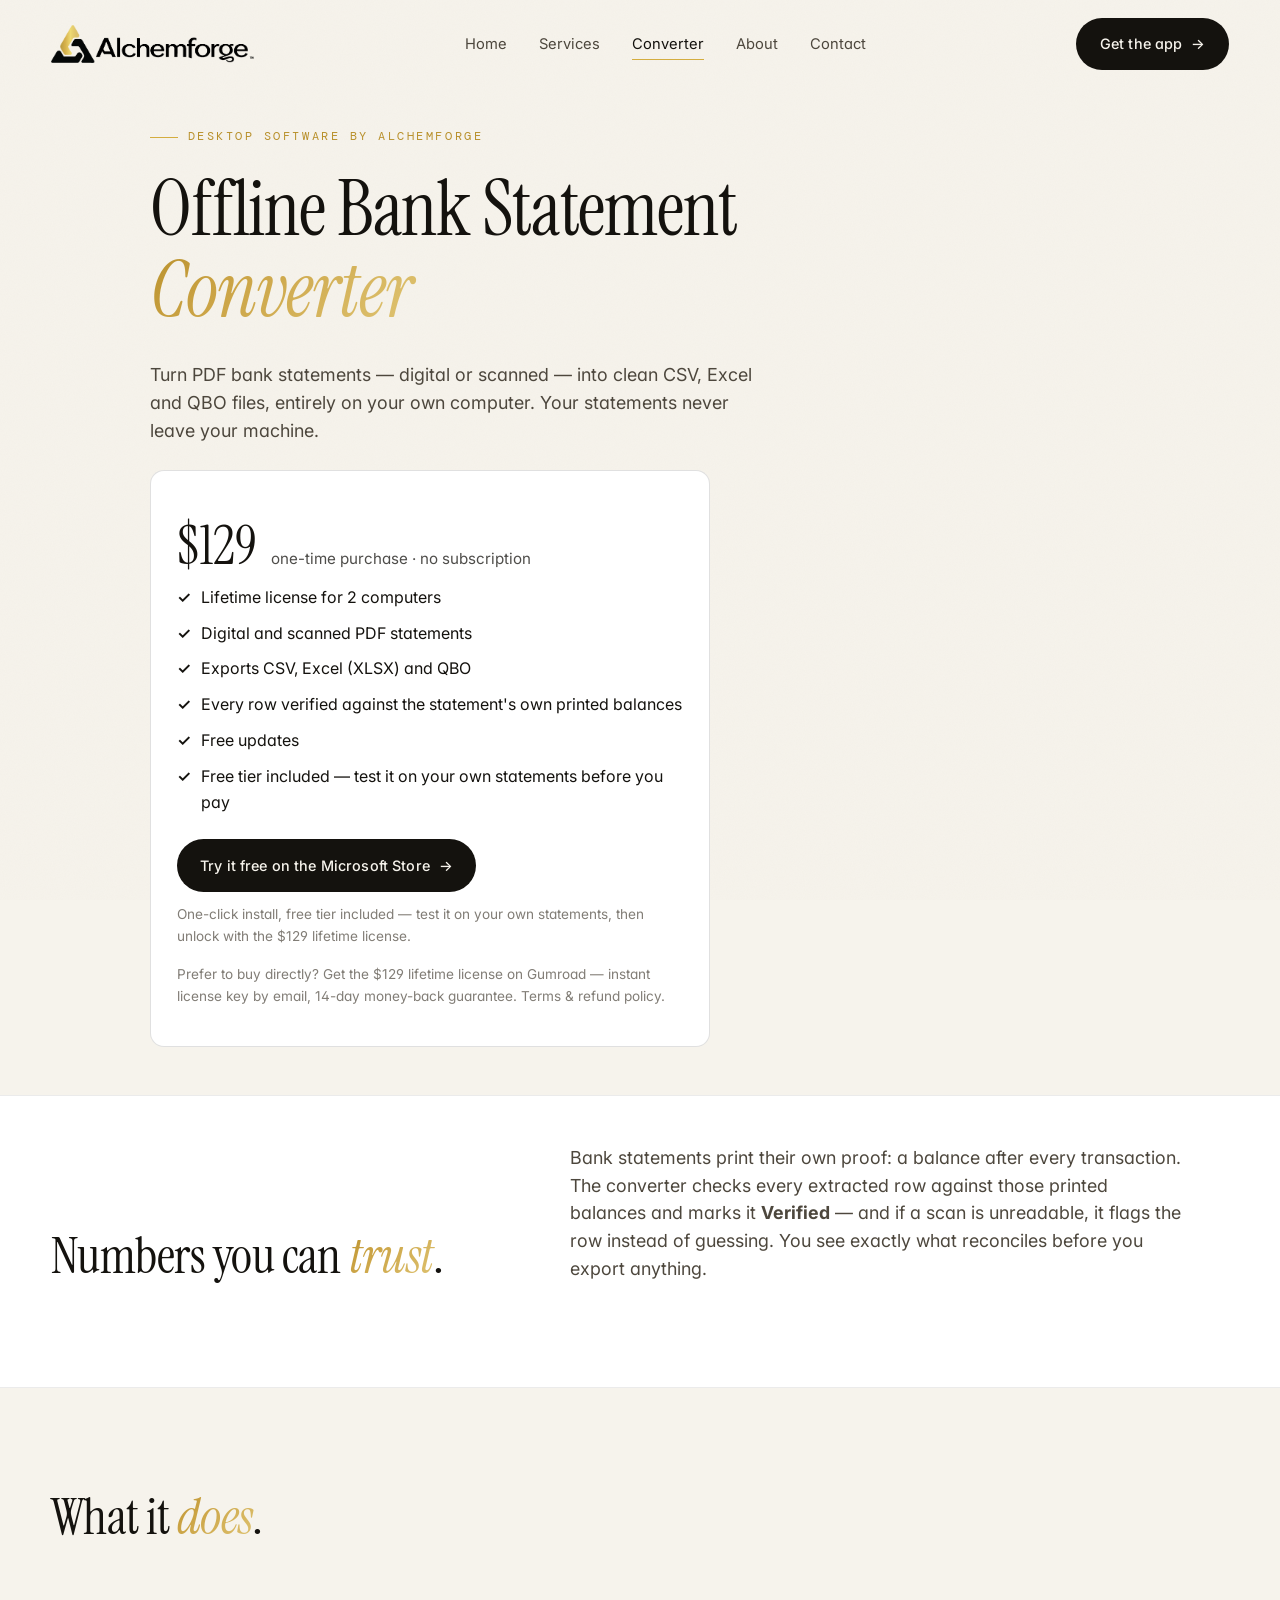
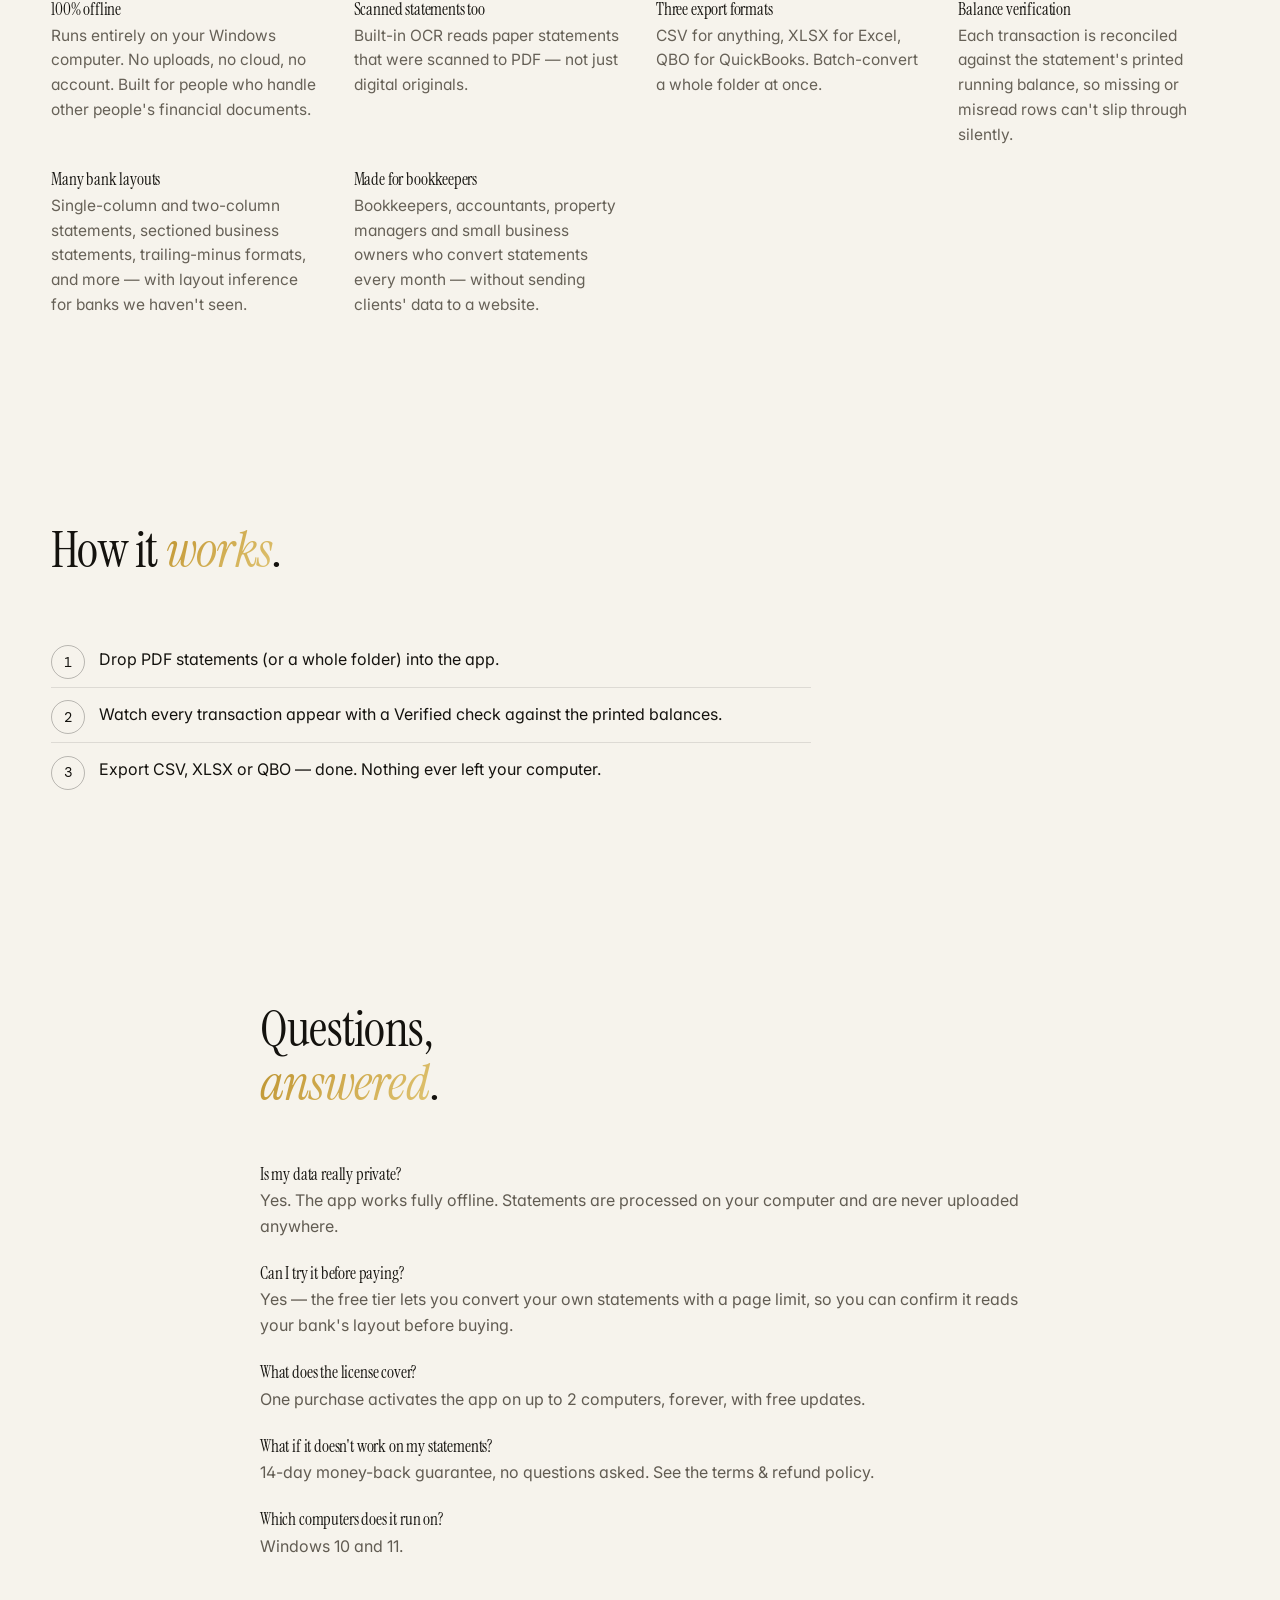
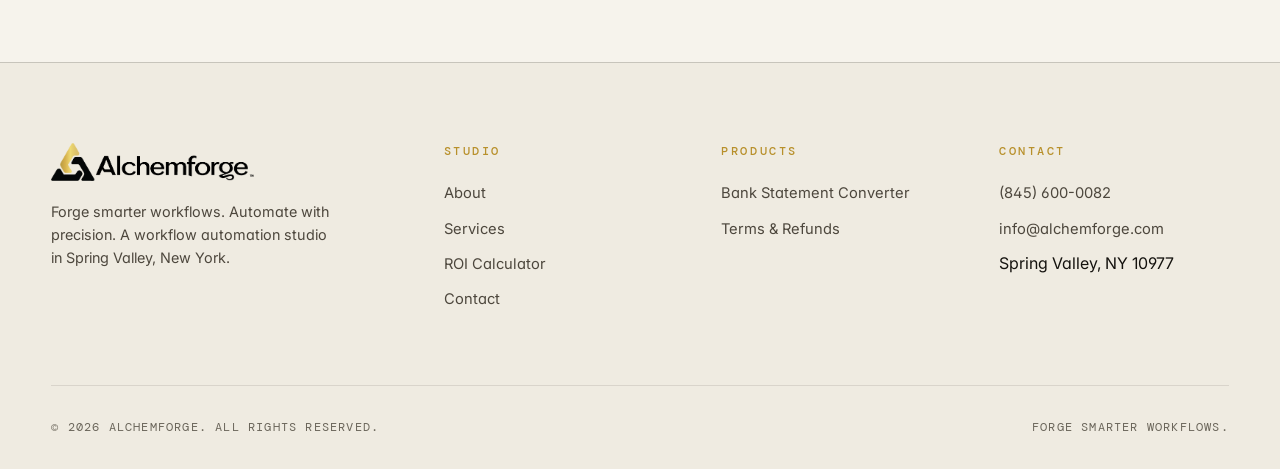
<file: converter.html>
<!doctype html>
<html lang="en">
<head>
<meta charset="utf-8" />
<meta name="viewport" content="width=device-width, initial-scale=1" />
<title>Offline Bank Statement Converter — Alchemforge</title>
<meta name="description" content="Convert PDF bank statements — digital or scanned — into CSV, Excel and QBO files, entirely on your own computer. One-time purchase, $129. By Alchemforge." />
<meta name="theme-color" content="#f6f3ec" />

<meta property="og:type" content="website" />
<meta property="og:title" content="Offline Bank Statement Converter — Alchemforge" />
<meta property="og:description" content="PDF bank statements to CSV, Excel and QBO — 100% offline on your computer. $129 one-time, lifetime license." />
<meta property="og:image" content="assets/images/logo.png" />
<meta property="og:site_name" content="Alchemforge" />

<link rel="icon" href="assets/images/favicon.ico" sizes="any" />
<link rel="icon" type="image/png" sizes="32x32" href="assets/images/favicon-32.png" />
<link rel="icon" type="image/png" sizes="16x16" href="assets/images/favicon-16.png" />
<link rel="apple-touch-icon" sizes="180x180" href="assets/images/apple-touch-icon.png" />

<link rel="preconnect" href="https://fonts.googleapis.com" />
<link rel="preconnect" href="https://fonts.gstatic.com" crossorigin />
<link href="https://fonts.googleapis.com/css2?family=Instrument+Serif:ital@0;1&family=Inter:wght@300;400;500;600&family=DM+Mono:wght@400;500&display=swap" rel="stylesheet" />

<link rel="stylesheet" href="assets/css/site.css" />

<script type="application/ld+json">
{
  "@context": "https://schema.org",
  "@type": "SoftwareApplication",
  "name": "Offline Bank Statement Converter",
  "operatingSystem": "Windows 10, Windows 11",
  "applicationCategory": "BusinessApplication",
  "description": "Converts PDF bank statements (digital and scanned) into CSV, XLSX and QBO files entirely offline on the user's own computer. Every transaction is verified against the statement's printed running balances. No uploads, no cloud, no account.",
  "url": "https://alchemforge.com/converter.html",
  "installUrl": "https://apps.microsoft.com/detail/9P2DT3RD35FG",
  "offers": {
    "@type": "Offer",
    "price": "129.00",
    "priceCurrency": "USD",
    "url": "https://alchemforge.gumroad.com/l/iflgeir",
    "availability": "https://schema.org/InStock"
  },
  "publisher": {
    "@type": "Organization",
    "name": "Alchemforge Inc",
    "url": "https://alchemforge.com"
  }
}
</script>
<script type="application/ld+json">
{
  "@context": "https://schema.org",
  "@type": "FAQPage",
  "mainEntity": [
    {
      "@type": "Question",
      "name": "Is there a bank statement converter that works offline without uploading my statements?",
      "acceptedAnswer": {
        "@type": "Answer",
        "text": "Yes. Offline Bank Statement Converter is a Windows desktop app that converts PDF bank statements to CSV, Excel (XLSX) and QBO entirely on your own computer. Statements are never uploaded anywhere; the app works without an internet connection."
      }
    },
    {
      "@type": "Question",
      "name": "Can it convert scanned paper bank statements, not just digital PDFs?",
      "acceptedAnswer": {
        "@type": "Answer",
        "text": "Yes. Built-in OCR reads scanned statements, and every extracted transaction is reconciled against the statement's own printed running balances — rows that cannot be verified are flagged instead of silently guessed."
      }
    },
    {
      "@type": "Question",
      "name": "How much does it cost?",
      "acceptedAnswer": {
        "@type": "Answer",
        "text": "A one-time purchase of $129 for a lifetime license on up to 2 computers, with free updates and a 14-day money-back guarantee. A free tier lets you test it on your own bank's statements before paying."
      }
    },
    {
      "@type": "Question",
      "name": "Does it export to QuickBooks?",
      "acceptedAnswer": {
        "@type": "Answer",
        "text": "Yes. It exports QBO files for QuickBooks, plus CSV and XLSX for Excel and other accounting tools, and can batch-convert a whole folder of statements at once."
      }
    }
  ]
}
</script>

<style>
/* Page-local styles for the product page; everything else comes from site.css */
.product-hero { padding: 7.5rem 0 3rem; }
.product-hero .wrap { max-width: 980px; }
.price-row { display: flex; flex-wrap: wrap; align-items: baseline; gap: 0.9rem; margin: 1.4rem 0 0.4rem; }
.price-big { font-family: "Instrument Serif", serif; font-size: clamp(2.4rem, 5vw, 3.4rem); line-height: 1; }
.price-note { font-size: 0.95rem; opacity: 0.75; }
.buy-card { border: 1px solid rgba(0,0,0,0.12); border-radius: 14px; padding: 1.6rem 1.6rem 1.4rem; background: #fff; max-width: 560px; margin-top: 1.6rem; }
.buy-card ul { list-style: none; margin: 0 0 1.2rem; padding: 0; }
.buy-card li { padding: 0.32rem 0 0.32rem 1.5rem; position: relative; }
.buy-card li::before { content: "✓"; position: absolute; left: 0; font-weight: 600; }
.buy-smallprint { font-size: 0.85rem; opacity: 0.7; margin-top: 0.8rem; }
.feature-grid { display: grid; grid-template-columns: repeat(auto-fit, minmax(240px, 1fr)); gap: 1.4rem 2rem; margin-top: 2rem; }
.feature-grid h3 { font-size: 1.08rem; margin: 0 0 0.35rem; }
.feature-grid p { margin: 0; font-size: 0.97rem; opacity: 0.85; }
.steps { counter-reset: step; margin: 2rem 0 0; padding: 0; list-style: none; max-width: 760px; }
.steps li { counter-increment: step; padding: 0.9rem 0 0.9rem 3rem; position: relative; border-top: 1px solid rgba(0,0,0,0.1); }
.steps li:first-child { border-top: 0; }
.steps li::before { content: counter(step); position: absolute; left: 0; top: 0.8rem; width: 2rem; height: 2rem; border: 1px solid rgba(0,0,0,0.25); border-radius: 50%; display: grid; place-items: center; font-family: "DM Mono", monospace; font-size: 0.9rem; }
.qa { max-width: 760px; }
.qa h3 { font-size: 1.05rem; margin: 1.6rem 0 0.3rem; }
.qa p { margin: 0; opacity: 0.88; }
.verify-band { background: #fff; border-top: 1px solid rgba(0,0,0,0.08); border-bottom: 1px solid rgba(0,0,0,0.08); padding: 3rem 0; }
</style>
</head>
<body>
<a class="skip" href="#main">Skip to content</a>

<header class="site-header" id="siteHeader">
  <div class="wrap nav">
    <a class="brand" href="index.html" aria-label="Alchemforge home"><img src="assets/images/logo.png" alt="Alchemforge"/></a>
    <nav aria-label="Primary">
      <ul class="nav-links">
        <li><a href="index.html">Home</a></li>
        <li><a href="services.html">Services</a></li>
        <li><a href="converter.html" class="active">Converter</a></li>
        <li><a href="about.html">About</a></li>
        <li><a href="contact.html">Contact</a></li>
      </ul>
    </nav>
    <a class="btn btn-primary" href="#buy"><span class="label">Get the app</span><span class="arrow">→</span></a>
    <button class="menu-toggle" aria-label="Open menu" aria-controls="mobilePanel" aria-expanded="false"><span></span></button>
  </div>
</header>

<div class="mobile-panel" id="mobilePanel" role="dialog" aria-label="Menu">
  <ul>
    <li><a href="index.html">Home</a></li>
    <li><a href="services.html">Services</a></li>
    <li><a href="converter.html">Converter</a></li>
    <li><a href="about.html">About</a></li>
    <li><a href="contact.html">Contact</a></li>
  </ul>
  <a class="btn btn-primary" href="#buy"><span class="label">Get the app</span><span class="arrow">→</span></a>
  <div class="meta">Spring Valley, NY · (845) 600-0082</div>
</div>

<main id="main">

  <section class="product-hero">
    <div class="wrap">
      <span class="eyebrow">Desktop software by Alchemforge</span>
      <h1>Offline Bank Statement<br/><em class="italic-accent">Converter</em></h1>
      <p class="lede">
        Turn PDF bank statements — digital or scanned — into clean CSV, Excel and QBO files,
        entirely on your own computer. Your statements never leave your machine.
      </p>

      <div class="buy-card" id="buy">
        <div class="price-row">
          <span class="price-big">$129</span>
          <span class="price-note">one-time purchase · no subscription</span>
        </div>
        <ul>
          <li>Lifetime license for 2 computers</li>
          <li>Digital and scanned PDF statements</li>
          <li>Exports CSV, Excel (XLSX) and QBO</li>
          <li>Every row verified against the statement's own printed balances</li>
          <li>Free updates</li>
          <li>Free tier included — test it on your own statements before you pay</li>
        </ul>
        <a class="btn btn-primary" id="storeCta" href="https://apps.microsoft.com/detail/9P2DT3RD35FG?cid=website" target="_blank" rel="noopener"><span class="label">Try it free on the Microsoft Store</span><span class="arrow">→</span></a>
        <p class="buy-smallprint">
          One-click install, free tier included — test it on your own statements, then unlock with the $129 lifetime license.
        </p>
        <p class="buy-smallprint">
          Prefer to buy directly? <a href="https://alchemforge.gumroad.com/l/iflgeir" target="_blank" rel="noopener">Get the $129 lifetime license on Gumroad</a> — instant license key by email, 14-day money-back guarantee. <a href="terms.html">Terms &amp; refund policy</a>.
        </p>
        <script>
          (function () {
            try {
              var p = new URLSearchParams(window.location.search);
              if (p.has("gclid") || p.get("src") === "gads") {
                document.getElementById("storeCta").href = "https://apps.microsoft.com/detail/9P2DT3RD35FG?cid=google_ads";
              }
            } catch (e) {}
          })();
        </script>
      </div>
    </div>
  </section>

  <section class="verify-band">
    <div class="wrap">
      <div class="section-head">
        <div>
          <h2>Numbers you can <em class="italic-accent">trust</em>.</h2>
        </div>
        <div>
          <p class="lede" style="margin: 0;">
            Bank statements print their own proof: a balance after every transaction.
            The converter checks every extracted row against those printed balances and
            marks it <strong>Verified</strong> — and if a scan is unreadable, it flags the row
            instead of guessing. You see exactly what reconciles before you export anything.
          </p>
        </div>
      </div>
    </div>
  </section>

  <section>
    <div class="wrap">
      <div class="section-head">
        <div>
          <h2>What it <em class="italic-accent">does</em>.</h2>
        </div>
      </div>
      <div class="feature-grid">
        <div>
          <h3>100% offline</h3>
          <p>Runs entirely on your Windows computer. No uploads, no cloud, no account. Built for people who handle other people's financial documents.</p>
        </div>
        <div>
          <h3>Scanned statements too</h3>
          <p>Built-in OCR reads paper statements that were scanned to PDF — not just digital originals.</p>
        </div>
        <div>
          <h3>Three export formats</h3>
          <p>CSV for anything, XLSX for Excel, QBO for QuickBooks. Batch-convert a whole folder at once.</p>
        </div>
        <div>
          <h3>Balance verification</h3>
          <p>Each transaction is reconciled against the statement's printed running balance, so missing or misread rows can't slip through silently.</p>
        </div>
        <div>
          <h3>Many bank layouts</h3>
          <p>Single-column and two-column statements, sectioned business statements, trailing-minus formats, and more — with layout inference for banks we haven't seen.</p>
        </div>
        <div>
          <h3>Made for bookkeepers</h3>
          <p>Bookkeepers, accountants, property managers and small business owners who convert statements every month — without sending clients' data to a website.</p>
        </div>
      </div>
    </div>
  </section>

  <section>
    <div class="wrap">
      <div class="section-head">
        <div>
          <h2>How it <em class="italic-accent">works</em>.</h2>
        </div>
      </div>
      <ol class="steps">
        <li>Drop PDF statements (or a whole folder) into the app.</li>
        <li>Watch every transaction appear with a Verified check against the printed balances.</li>
        <li>Export CSV, XLSX or QBO — done. Nothing ever left your computer.</li>
      </ol>
    </div>
  </section>

  <section>
    <div class="wrap qa">
      <div class="section-head">
        <div>
          <h2>Questions, <em class="italic-accent">answered</em>.</h2>
        </div>
      </div>
      <h3>Is my data really private?</h3>
      <p>Yes. The app works fully offline. Statements are processed on your computer and are never uploaded anywhere.</p>
      <h3>Can I try it before paying?</h3>
      <p>Yes — the free tier lets you convert your own statements with a page limit, so you can confirm it reads your bank's layout before buying.</p>
      <h3>What does the license cover?</h3>
      <p>One purchase activates the app on up to 2 computers, forever, with free updates.</p>
      <h3>What if it doesn't work on my statements?</h3>
      <p>14-day money-back guarantee, no questions asked. See the <a href="terms.html">terms &amp; refund policy</a>.</p>
      <h3>Which computers does it run on?</h3>
      <p>Windows 10 and 11.</p>
    </div>
  </section>

</main>

<footer class="site-footer">
  <div class="wrap">
    <div class="footer-grid">
      <div class="footer-brand">
        <a class="brand" href="index.html"><img src="assets/images/logo.png" alt="Alchemforge"/></a>
        <p>Forge smarter workflows. Automate with precision. A workflow automation studio in Spring Valley, New York.</p>
      </div>
      <div class="footer-col"><h5>Studio</h5><ul>
        <li><a href="about.html">About</a></li>
        <li><a href="services.html">Services</a></li>
        <li><a href="roi.html">ROI Calculator</a></li>
        <li><a href="contact.html">Contact</a></li>
      </ul></div>
      <div class="footer-col"><h5>Products</h5><ul>
        <li><a href="converter.html">Bank Statement Converter</a></li>
        <li><a href="terms.html">Terms &amp; Refunds</a></li>
      </ul></div>
      <div class="footer-col"><h5>Contact</h5><ul>
        <li><a href="tel:+18456000082">(845) 600-0082</a></li>
        <li><a href="mailto:info@alchemforge.com">info@alchemforge.com</a></li>
        <li>Spring Valley, NY 10977</li>
      </ul></div>
    </div>
    <div class="footer-bottom">
      <div>© <span data-year>2026</span> Alchemforge. All rights reserved.</div>
      <div>Forge smarter workflows.</div>
    </div>
  </div>
</footer>

<script src="assets/js/site.js"></script>
</body>
</html>
</file>
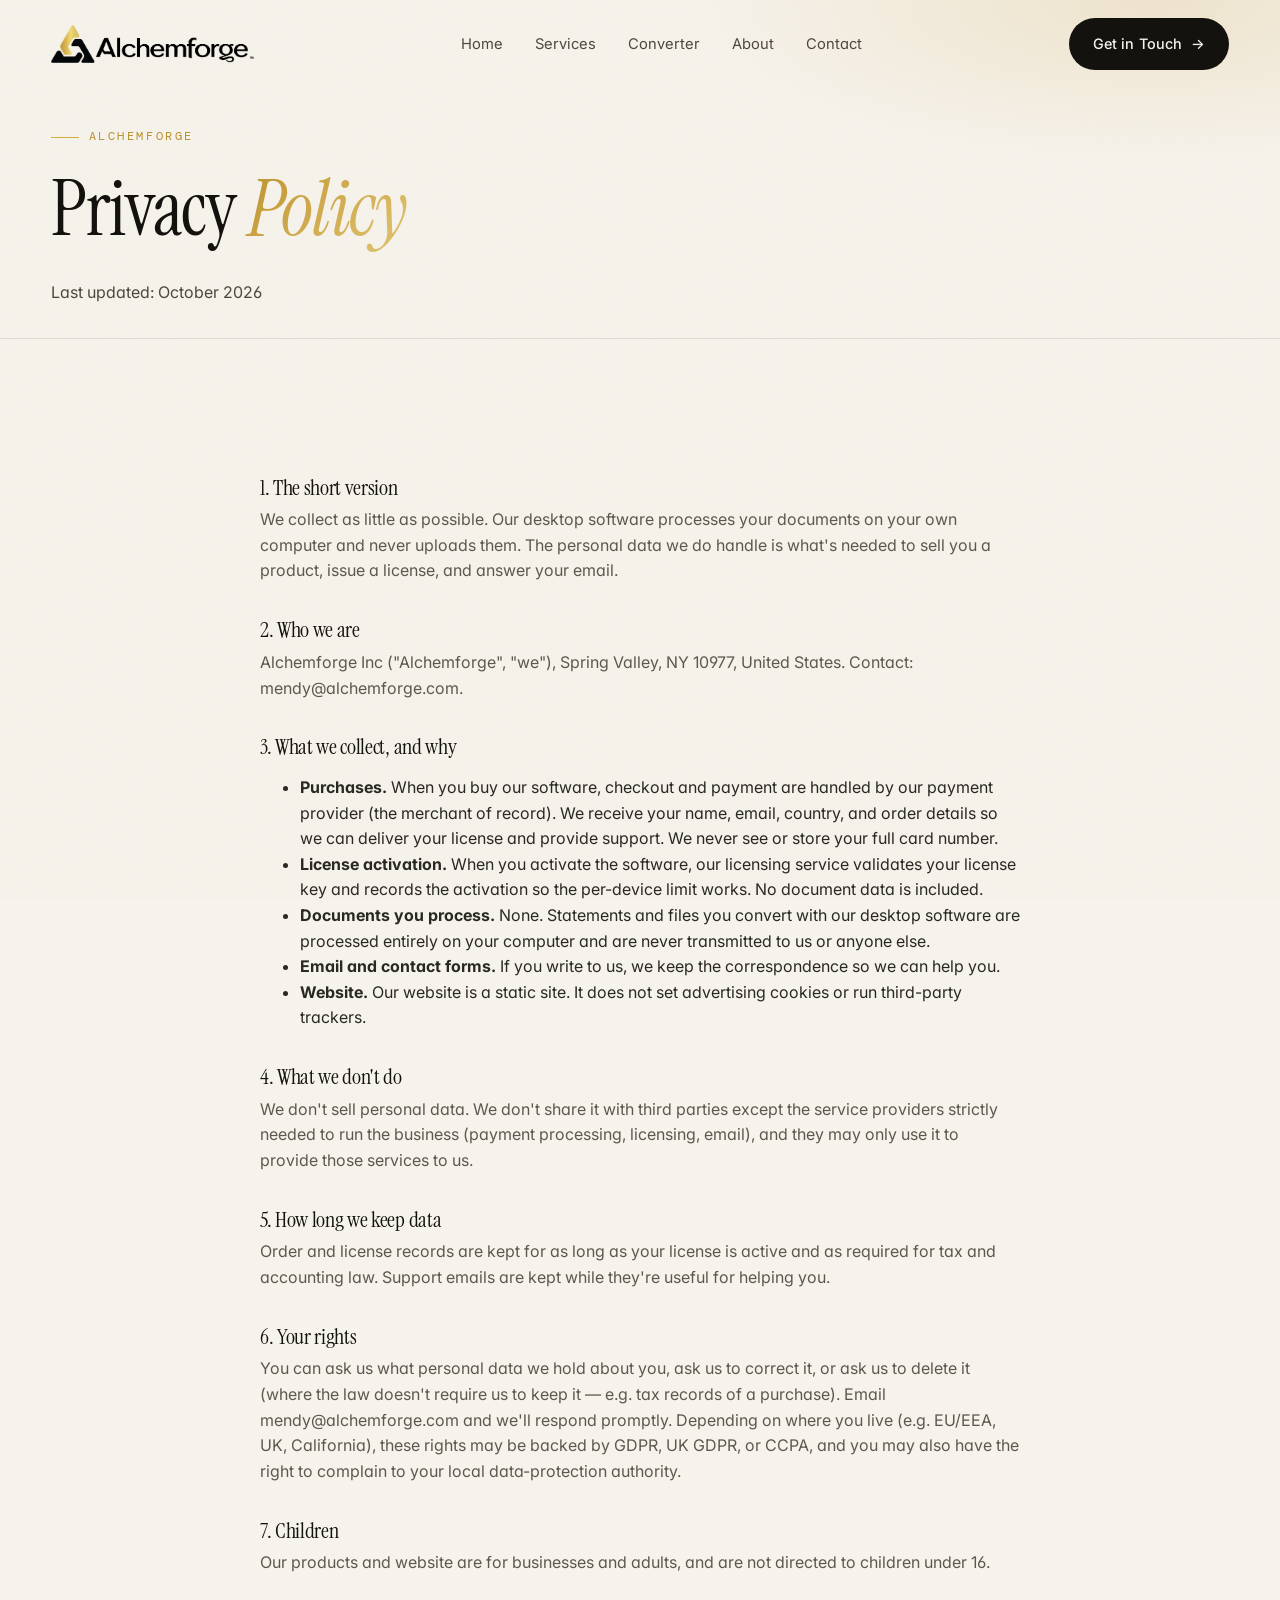
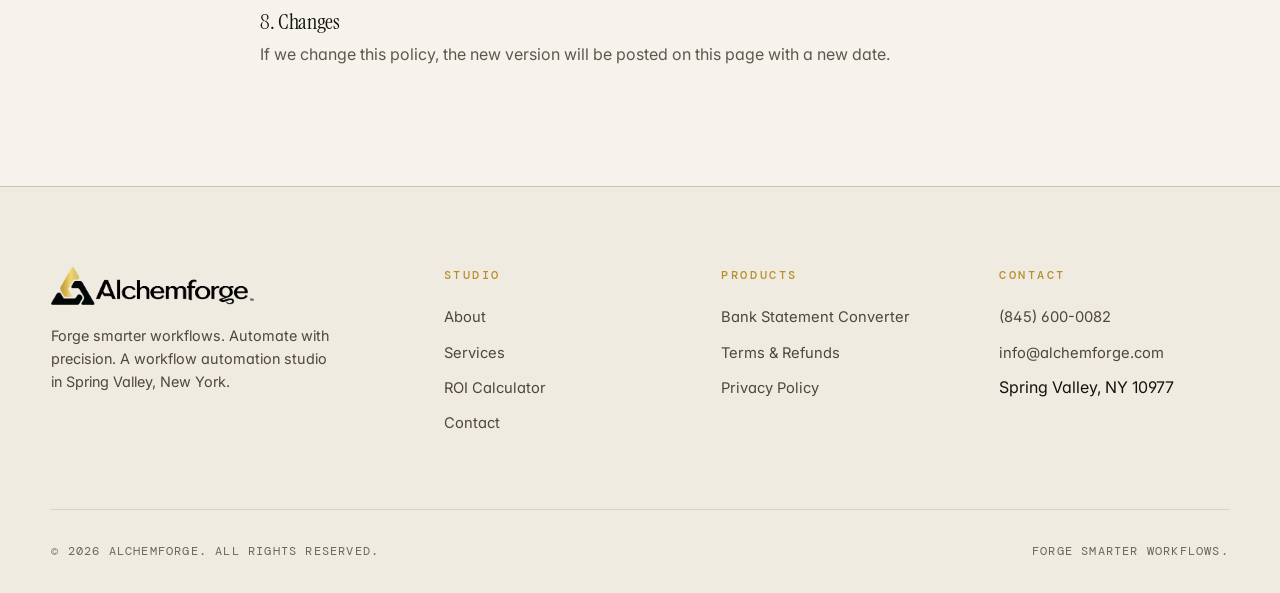
<file: privacy.html>
<!doctype html>
<html lang="en">
<head>
<meta charset="utf-8" />
<meta name="viewport" content="width=device-width, initial-scale=1" />
<title>Privacy Policy — Alchemforge</title>
<meta name="description" content="Privacy policy for Alchemforge and its software products, including the Offline Bank Statement Converter." />
<meta name="theme-color" content="#f6f3ec" />

<link rel="icon" href="assets/images/favicon.ico" sizes="any" />
<link rel="icon" type="image/png" sizes="32x32" href="assets/images/favicon-32.png" />
<link rel="icon" type="image/png" sizes="16x16" href="assets/images/favicon-16.png" />

<link rel="preconnect" href="https://fonts.googleapis.com" />
<link rel="preconnect" href="https://fonts.gstatic.com" crossorigin />
<link href="https://fonts.googleapis.com/css2?family=Instrument+Serif:ital@0;1&family=Inter:wght@300;400;500;600&family=DM+Mono:wght@400;500&display=swap" rel="stylesheet" />

<link rel="stylesheet" href="assets/css/site.css" />

<style>
.legal { max-width: 760px; }
.legal h2 { font-size: 1.35rem; margin: 2.2rem 0 0.5rem; }
.legal p, .legal li { opacity: 0.9; }
.legal .updated { font-family: "DM Mono", monospace; font-size: 0.85rem; opacity: 0.6; }
.page-head { padding: 7.5rem 0 1rem; }
</style>
</head>
<body>
<a class="skip" href="#main">Skip to content</a>

<header class="site-header" id="siteHeader">
  <div class="wrap nav">
    <a class="brand" href="index.html" aria-label="Alchemforge home"><img src="assets/images/logo.png" alt="Alchemforge"/></a>
    <nav aria-label="Primary">
      <ul class="nav-links">
        <li><a href="index.html">Home</a></li>
        <li><a href="services.html">Services</a></li>
        <li><a href="converter.html">Converter</a></li>
        <li><a href="about.html">About</a></li>
        <li><a href="contact.html">Contact</a></li>
      </ul>
    </nav>
    <a class="btn btn-primary" href="contact.html"><span class="label">Get in Touch</span><span class="arrow">→</span></a>
    <button class="menu-toggle" aria-label="Open menu" aria-controls="mobilePanel" aria-expanded="false"><span></span></button>
  </div>
</header>

<div class="mobile-panel" id="mobilePanel" role="dialog" aria-label="Menu">
  <ul>
    <li><a href="index.html">Home</a></li>
    <li><a href="services.html">Services</a></li>
    <li><a href="converter.html">Converter</a></li>
    <li><a href="about.html">About</a></li>
    <li><a href="contact.html">Contact</a></li>
  </ul>
  <div class="meta">Spring Valley, NY · (845) 600-0082</div>
</div>

<main id="main">
  <section class="page-head">
    <div class="wrap">
      <span class="eyebrow">Alchemforge</span>
      <h1>Privacy <em class="italic-accent">Policy</em></h1>
      <p class="updated">Last updated: October 2026</p>
    </div>
  </section>

  <section>
    <div class="wrap legal">
      <h2>1. The short version</h2>
      <p>We collect as little as possible. Our desktop software processes your documents on your own
      computer and never uploads them. The personal data we do handle is what's needed to sell you a
      product, issue a license, and answer your email.</p>

      <h2>2. Who we are</h2>
      <p>Alchemforge Inc ("Alchemforge", "we"), Spring Valley, NY 10977, United States.
      Contact: <a href="mailto:mendy@alchemforge.com">mendy@alchemforge.com</a>.</p>

      <h2>3. What we collect, and why</h2>
      <ul>
        <li><strong>Purchases.</strong> When you buy our software, checkout and payment are handled by our
        payment provider (the merchant of record). We receive your name, email, country, and order details
        so we can deliver your license and provide support. We never see or store your full card number.</li>
        <li><strong>License activation.</strong> When you activate the software, our licensing service
        validates your license key and records the activation so the per-device limit works. No document
        data is included.</li>
        <li><strong>Documents you process.</strong> None. Statements and files you convert with our desktop
        software are processed entirely on your computer and are never transmitted to us or anyone else.</li>
        <li><strong>Email and contact forms.</strong> If you write to us, we keep the correspondence so we
        can help you.</li>
        <li><strong>Website.</strong> Our website is a static site. It does not set advertising cookies or
        run third-party trackers.</li>
      </ul>

      <h2>4. What we don't do</h2>
      <p>We don't sell personal data. We don't share it with third parties except the service providers
      strictly needed to run the business (payment processing, licensing, email), and they may only use it
      to provide those services to us.</p>

      <h2>5. How long we keep data</h2>
      <p>Order and license records are kept for as long as your license is active and as required for tax
      and accounting law. Support emails are kept while they're useful for helping you.</p>

      <h2>6. Your rights</h2>
      <p>You can ask us what personal data we hold about you, ask us to correct it, or ask us to delete it
      (where the law doesn't require us to keep it — e.g. tax records of a purchase). Email
      <a href="mailto:mendy@alchemforge.com">mendy@alchemforge.com</a> and we'll respond promptly.
      Depending on where you live (e.g. EU/EEA, UK, California), these rights may be backed by GDPR,
      UK GDPR, or CCPA, and you may also have the right to complain to your local data-protection
      authority.</p>

      <h2>7. Children</h2>
      <p>Our products and website are for businesses and adults, and are not directed to children under 16.</p>

      <h2>8. Changes</h2>
      <p>If we change this policy, the new version will be posted on this page with a new date.</p>
    </div>
  </section>
</main>

<footer class="site-footer">
  <div class="wrap">
    <div class="footer-grid">
      <div class="footer-brand">
        <a class="brand" href="index.html"><img src="assets/images/logo.png" alt="Alchemforge"/></a>
        <p>Forge smarter workflows. Automate with precision. A workflow automation studio in Spring Valley, New York.</p>
      </div>
      <div class="footer-col"><h5>Studio</h5><ul>
        <li><a href="about.html">About</a></li>
        <li><a href="services.html">Services</a></li>
        <li><a href="roi.html">ROI Calculator</a></li>
        <li><a href="contact.html">Contact</a></li>
      </ul></div>
      <div class="footer-col"><h5>Products</h5><ul>
        <li><a href="converter.html">Bank Statement Converter</a></li>
        <li><a href="terms.html">Terms &amp; Refunds</a></li>
        <li><a href="privacy.html">Privacy Policy</a></li>
      </ul></div>
      <div class="footer-col"><h5>Contact</h5><ul>
        <li><a href="tel:+18456000082">(845) 600-0082</a></li>
        <li><a href="mailto:info@alchemforge.com">info@alchemforge.com</a></li>
        <li>Spring Valley, NY 10977</li>
      </ul></div>
    </div>
    <div class="footer-bottom">
      <div>© <span data-year>2026</span> Alchemforge. All rights reserved.</div>
      <div>Forge smarter workflows.</div>
    </div>
  </div>
</footer>

<script src="assets/js/site.js"></script>
</body>
</html>
</file>
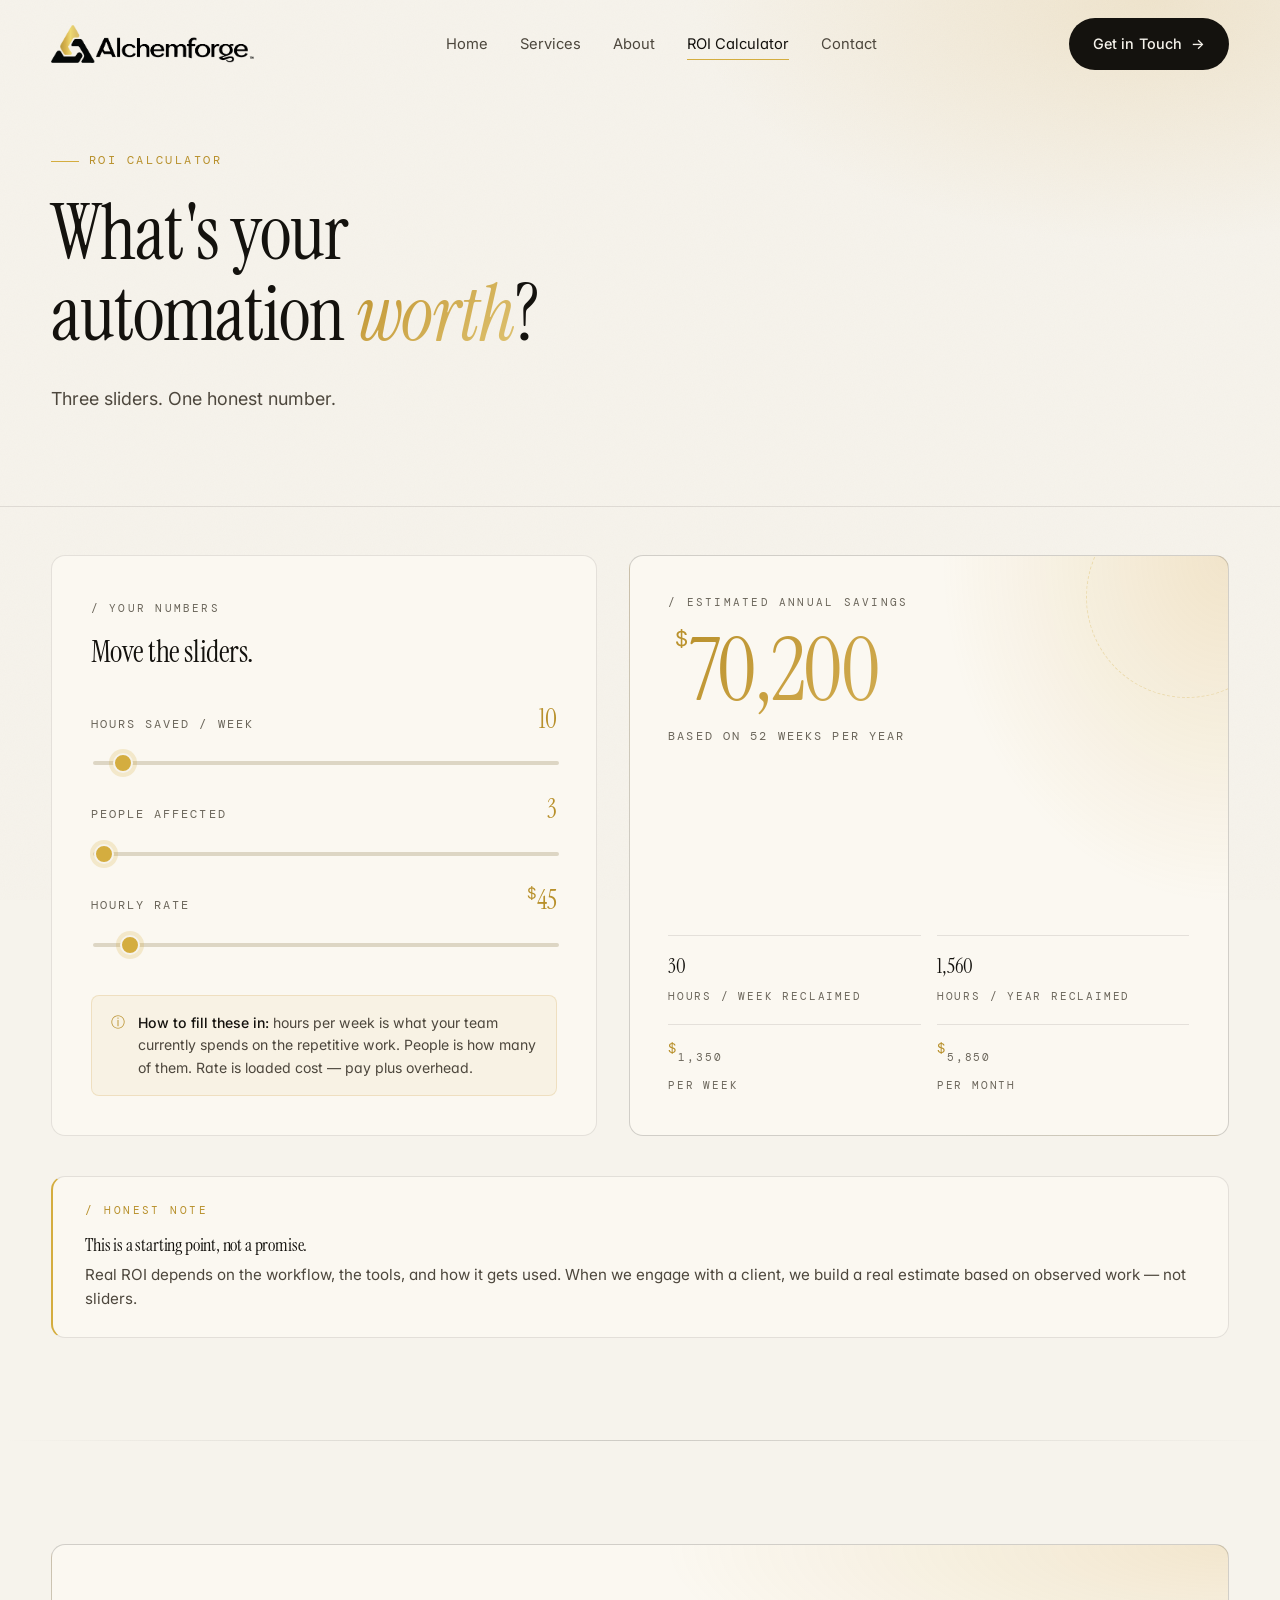
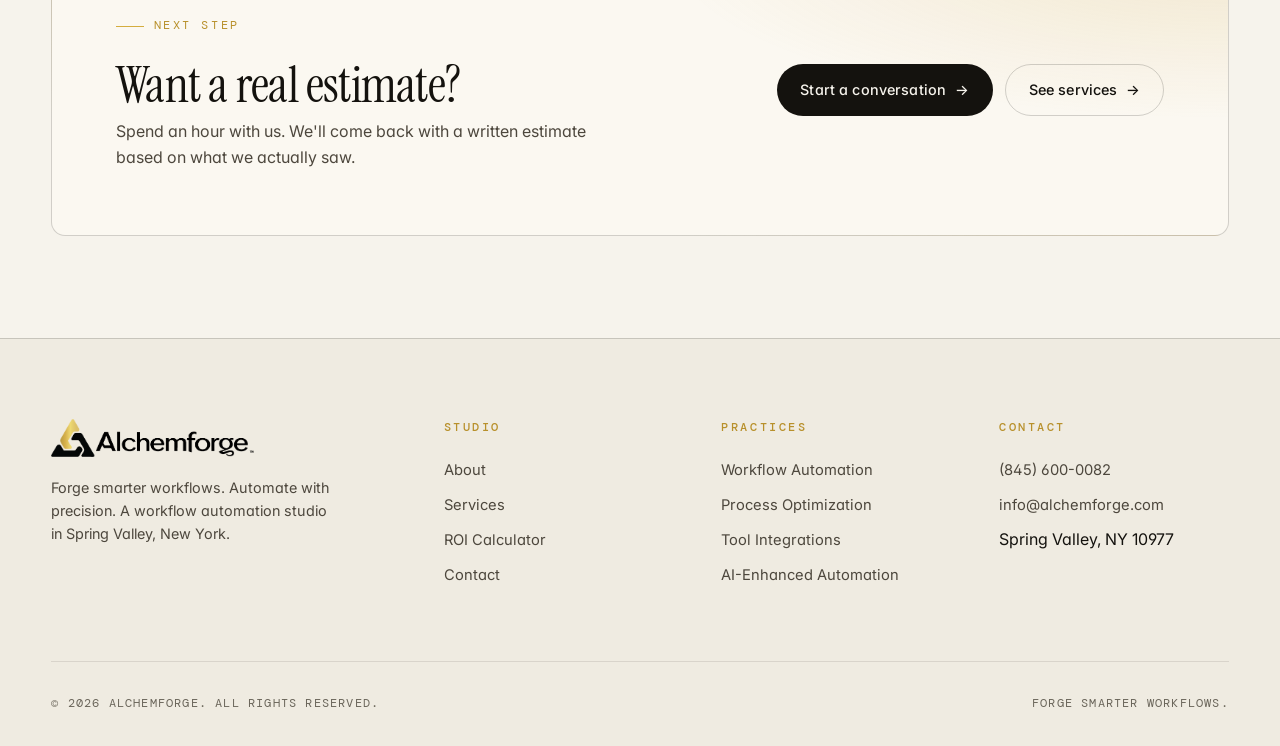
<file: roi.html>
<!doctype html>
<html lang="en">
<head>
<meta charset="utf-8" />
<meta name="viewport" content="width=device-width, initial-scale=1" />
<title>ROI Calculator — Alchemforge</title>
<meta name="description" content="A simple, transparent estimate of what workflow automation could save your business each year." />
<meta name="theme-color" content="#f6f3ec" />
<meta property="og:type" content="website" />
<meta property="og:title" content="ROI Calculator — Alchemforge" />
<meta property="og:description" content="A simple, transparent estimate of what workflow automation could save you." />
<meta property="og:image" content="assets/images/logo.png" />

<link rel="icon" href="assets/images/favicon.ico" sizes="any" />
<link rel="icon" type="image/png" sizes="32x32" href="assets/images/favicon-32.png" />
<link rel="icon" type="image/png" sizes="16x16" href="assets/images/favicon-16.png" />
<link rel="apple-touch-icon" sizes="180x180" href="assets/images/apple-touch-icon.png" />
<link rel="icon" type="image/png" sizes="192x192" href="assets/images/favicon-192.png" />
<link rel="icon" type="image/png" sizes="512x512" href="assets/images/favicon-512.png" />
<link rel="preconnect" href="https://fonts.googleapis.com" />
<link rel="preconnect" href="https://fonts.gstatic.com" crossorigin />
<link href="https://fonts.googleapis.com/css2?family=Instrument+Serif:ital@0;1&family=Inter:wght@300;400;500;600&family=DM+Mono:wght@400;500&display=swap" rel="stylesheet" />
<link rel="stylesheet" href="assets/css/site.css" />
</head>
<body>
<a class="skip" href="#main">Skip to content</a>

<header class="site-header">
  <div class="wrap nav">
    <a class="brand" href="index.html"><img src="assets/images/logo.png" alt="Alchemforge"/></a>
    <nav aria-label="Primary">
      <ul class="nav-links">
        <li><a href="index.html">Home</a></li>
        <li><a href="services.html">Services</a></li>
        <li><a href="about.html">About</a></li>
        <li><a href="roi.html" class="active">ROI Calculator</a></li>
        <li><a href="contact.html">Contact</a></li>
      </ul>
    </nav>
    <a class="btn btn-primary" href="contact.html"><span class="label">Get in Touch</span><span class="arrow">→</span></a>
    <button class="menu-toggle" aria-label="Open menu" aria-controls="mobilePanel" aria-expanded="false"><span></span></button>
  </div>
</header>

<div class="mobile-panel" id="mobilePanel" role="dialog" aria-label="Menu">
  <ul>
    <li><a href="index.html">Home</a></li>
    <li><a href="services.html">Services</a></li>
    <li><a href="about.html">About</a></li>
    <li><a href="roi.html">ROI Calculator</a></li>
    <li><a href="contact.html">Contact</a></li>
  </ul>
  <a class="btn btn-primary" href="contact.html"><span class="label">Get in Touch</span><span class="arrow">→</span></a>
  <div class="meta">Spring Valley, NY · (845) 600-0082</div>
</div>

<main id="main">

  <section class="page-head">
    <div class="wrap">
      <span class="eyebrow reveal">ROI Calculator</span>
      <h1 class="reveal" style="--delay: 0.1s">What's your<br/>automation <em class="italic-accent">worth</em>?</h1>
      <p class="lede reveal" style="--delay: 0.2s">
        Three sliders. One honest number.
      </p>
    </div>
  </section>

  <section style="padding-top: 3rem;">
    <div class="wrap">

      <div class="calc reveal">

        <div class="calc-inputs">
          <span class="section-num">/ Your numbers</span>
          <h2 style="font-size: clamp(1.5rem, 2.4vw, 1.9rem); margin: 1rem 0 2rem;">Move the sliders.</h2>

          <div class="range-row">
            <span class="label">Hours saved / week</span>
            <b id="hoursLabel">10</b>
          </div>
          <input type="range" id="hours" min="1" max="200" step="1" value="10" aria-label="Hours saved per week" />

          <div class="range-row">
            <span class="label">People affected</span>
            <b id="peopleLabel">3</b>
          </div>
          <input type="range" id="people" min="1" max="500" step="1" value="3" aria-label="Number of people affected" />

          <div class="range-row">
            <span class="label">Hourly rate</span>
            <b><span style="font-family: var(--mono); font-size: 1rem; vertical-align: top; color: var(--gold-deep);">$</span><span id="rateLabel">45</span></b>
          </div>
          <input type="range" id="rate" min="15" max="500" step="5" value="45" aria-label="Average hourly rate in dollars" />

          <div class="calc-hint">
            <span class="icon">ⓘ</span>
            <span><strong>How to fill these in:</strong> hours per week is what your team currently spends on the repetitive work. People is how many of them. Rate is loaded cost — pay plus overhead.</span>
          </div>
        </div>

        <div class="calc-result">
          <span class="section-num">/ Estimated annual savings</span>

          <div class="big">
            <span class="currency">$</span><span id="annualSavings">70,200</span>
          </div>
          <span class="sub">Based on 52 weeks per year</span>

          <div class="breakdown">
            <div>
              <b id="weeklyHours">30</b>
              <span>Hours / week reclaimed</span>
            </div>
            <div>
              <b id="annualHours">1,560</b>
              <span>Hours / year reclaimed</span>
            </div>
            <div>
              <b><span style="font-family: var(--mono); color: var(--gold-deep); font-size: 0.9rem; vertical-align: top;">$</span><span id="weeklySavings">1,350</span></b>
              <span>Per week</span>
            </div>
            <div>
              <b><span style="font-family: var(--mono); color: var(--gold-deep); font-size: 0.9rem; vertical-align: top;">$</span><span id="monthlySavings">5,850</span></b>
              <span>Per month</span>
            </div>
          </div>
        </div>
      </div>

      <div class="reveal" style="margin-top: 2.5rem;">
        <div class="card" style="padding: 1.6rem 2rem; border-left: 2px solid var(--gold);">
          <span class="num">/ Honest note</span>
          <h3 style="font-size: 1.1rem; margin: 0.5rem 0;">This is a starting point, not a promise.</h3>
          <p style="margin: 0; font-size: 0.95rem;">
            Real ROI depends on the workflow, the tools, and how it gets used. When we engage with a client, we build a real estimate based on observed work — not sliders.
          </p>
        </div>
      </div>

    </div>
  </section>

  <hr class="divider" />

  <section>
    <div class="wrap">
      <div class="cta-banner reveal">
        <div>
          <span class="eyebrow">Next step</span>
          <h2>Want a real estimate?</h2>
          <p>Spend an hour with us. We'll come back with a written estimate based on what we actually saw.</p>
        </div>
        <div style="display: flex; gap: 0.8rem; flex-wrap: wrap;">
          <a class="btn btn-primary" href="contact.html"><span class="label">Start a conversation</span><span class="arrow">→</span></a>
          <a class="btn btn-ghost" href="services.html"><span class="label">See services</span><span class="arrow">→</span></a>
        </div>
      </div>
    </div>
  </section>

</main>

<footer class="site-footer">
  <div class="wrap">
    <div class="footer-grid">
      <div class="footer-brand">
        <a class="brand" href="index.html"><img src="assets/images/logo.png" alt="Alchemforge"/></a>
        <p>Forge smarter workflows. Automate with precision. A workflow automation studio in Spring Valley, New York.</p>
      </div>
      <div class="footer-col"><h5>Studio</h5><ul>
        <li><a href="about.html">About</a></li><li><a href="services.html">Services</a></li>
        <li><a href="roi.html">ROI Calculator</a></li><li><a href="contact.html">Contact</a></li>
      </ul></div>
      <div class="footer-col"><h5>Practices</h5><ul>
        <li><a href="services.html#workflow">Workflow Automation</a></li>
        <li><a href="services.html#process">Process Optimization</a></li>
        <li><a href="services.html#integrations">Tool Integrations</a></li>
        <li><a href="services.html#ai">AI-Enhanced Automation</a></li>
      </ul></div>
      <div class="footer-col"><h5>Contact</h5><ul>
        <li><a href="tel:+18456000082">(845) 600-0082</a></li>
        <li><a href="mailto:info@alchemforge.com">info@alchemforge.com</a></li>
        <li>Spring Valley, NY 10977</li>
      </ul></div>
    </div>
    <div class="footer-bottom">
      <div>© <span data-year>2026</span> Alchemforge. All rights reserved.</div>
      <div>Forge smarter workflows.</div>
    </div>
  </div>
</footer>

<script src="assets/js/site.js"></script>

<script>
(function () {
  const $ = id => document.getElementById(id);
  const hours = $('hours'), people = $('people'), rate = $('rate');
  const hoursLabel = $('hoursLabel'), peopleLabel = $('peopleLabel'), rateLabel = $('rateLabel');
  const annualSavings = $('annualSavings'), weeklyHours = $('weeklyHours'),
        annualHours = $('annualHours'), weeklySavings = $('weeklySavings'), monthlySavings = $('monthlySavings');
  const bigEl = annualSavings.closest('.big');

  const fmt = n => Math.round(n).toLocaleString('en-US');

  // Each animated element gets its own raf id so they don't cancel each other.
  const rafIds = new WeakMap();

  function animateNumber(el, from, to) {
    if (rafIds.has(el)) cancelAnimationFrame(rafIds.get(el));
    const start = performance.now();
    const dur = 500;
    const delta = to - from;
    function step(now) {
      const t = Math.min(1, (now - start) / dur);
      const eased = 1 - Math.pow(1 - t, 3);
      el.textContent = fmt(from + delta * eased);
      if (t < 1) {
        rafIds.set(el, requestAnimationFrame(step));
      } else {
        rafIds.delete(el);
      }
    }
    rafIds.set(el, requestAnimationFrame(step));
  }

  // Initial values match the default slider positions so the first paint matches reality.
  let last = {
    annual:   10 * 3 * 45 * 52,   // 70200
    weeklyH:  10 * 3,             // 30
    annualH:  10 * 3 * 52,        // 1560
    weeklyS:  10 * 3 * 45,        // 1350
    monthlyS: 10 * 3 * 45 * 52 / 12, // 5850
  };

  // Bump animation on the big number — restarts on every change for visible feedback
  let bumpTimeout;
  function triggerBump() {
    if (!bigEl) return;
    bigEl.classList.remove('bumping');
    // force reflow so the animation can restart
    void bigEl.offsetWidth;
    bigEl.classList.add('bumping');
    clearTimeout(bumpTimeout);
    bumpTimeout = setTimeout(() => bigEl.classList.remove('bumping'), 500);
  }

  function update() {
    const h = +hours.value, p = +people.value, r = +rate.value;
    hoursLabel.textContent = h;
    peopleLabel.textContent = p;
    rateLabel.textContent = r;

    const weeklyH  = h * p;
    const annualH  = weeklyH * 52;
    const weeklyS  = weeklyH * r;
    const monthlyS = weeklyS * (52 / 12);
    const annualS  = weeklyS * 52;

    animateNumber(annualSavings, last.annual,   annualS);
    animateNumber(weeklyHours,   last.weeklyH,  weeklyH);
    animateNumber(annualHours,   last.annualH,  annualH);
    animateNumber(weeklySavings, last.weeklyS,  weeklyS);
    animateNumber(monthlySavings, last.monthlyS, monthlyS);

    triggerBump();

    last = { annual: annualS, weeklyH, annualH, weeklyS, monthlyS };
  }

  hours.addEventListener('input', update);
  people.addEventListener('input', update);
  rate.addEventListener('input', update);
})();
</script>

</body>
</html>
</file>
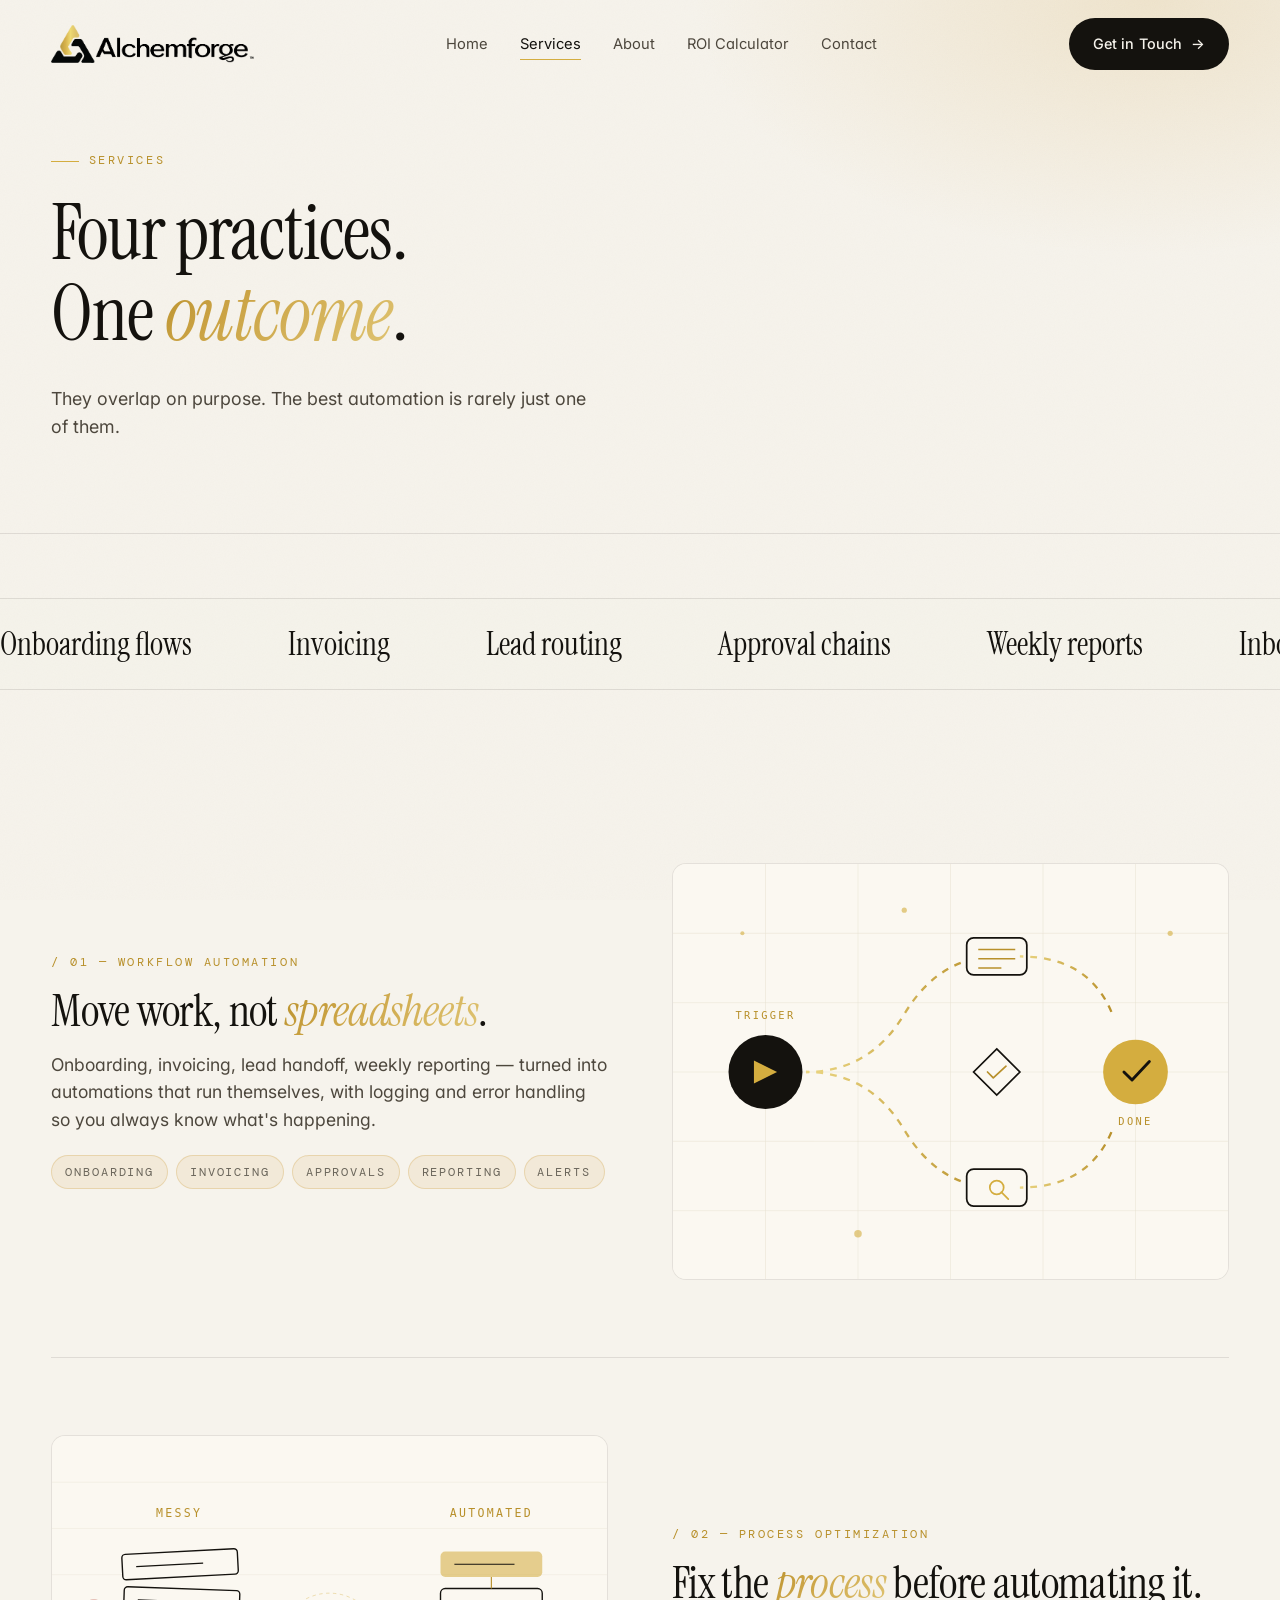
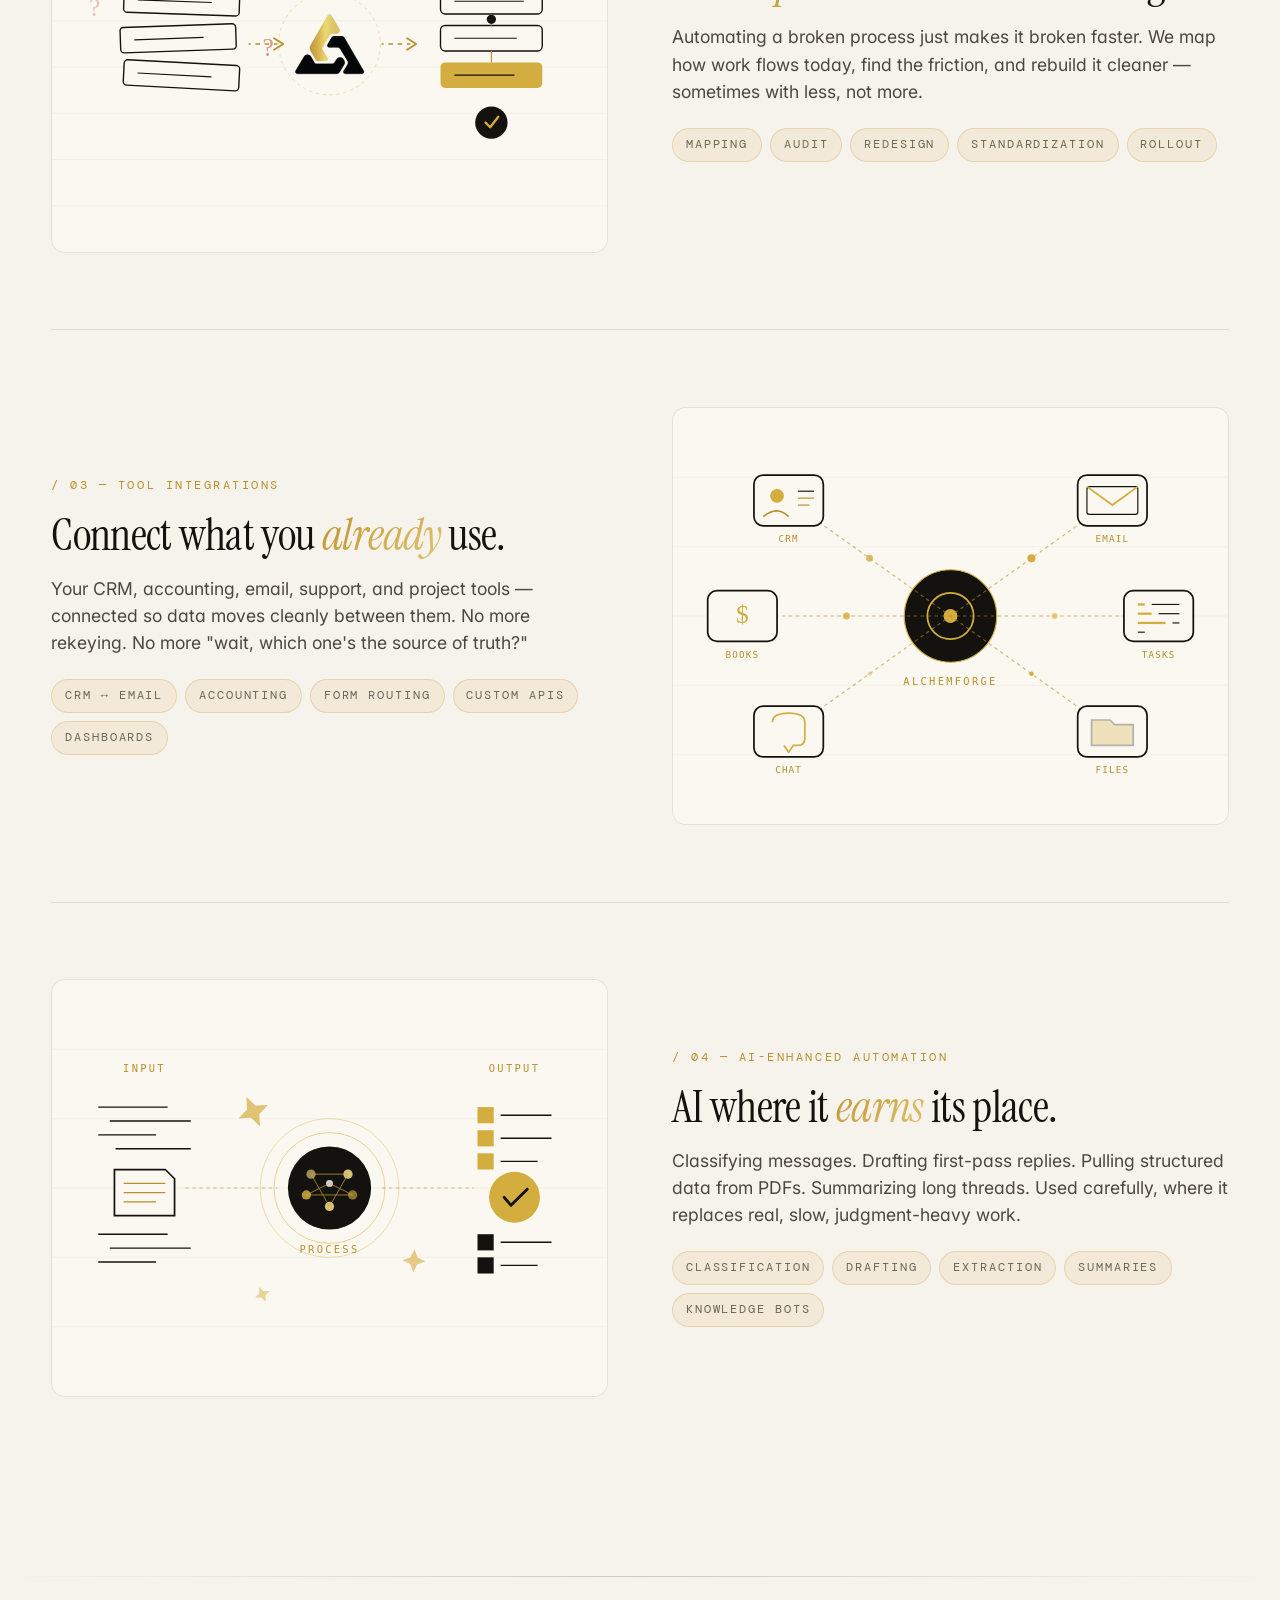
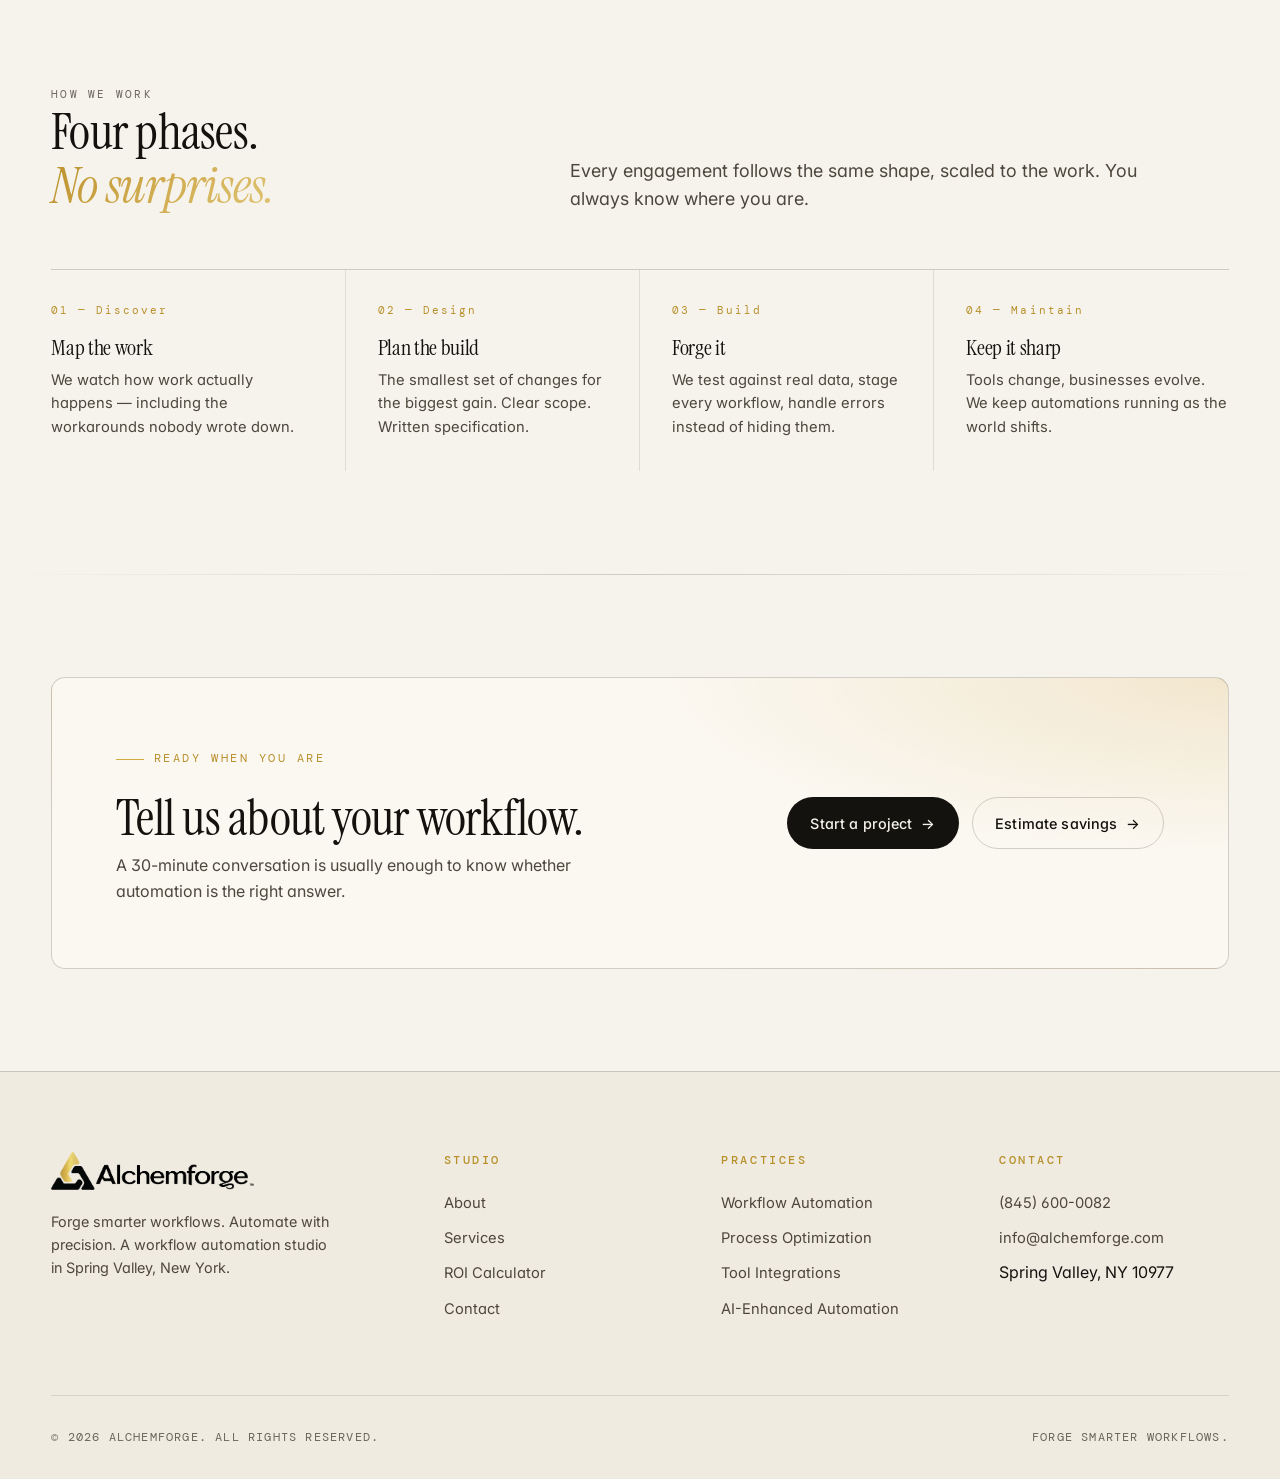
<file: services.html>
<!doctype html>
<html lang="en">
<head>
<meta charset="utf-8" />
<meta name="viewport" content="width=device-width, initial-scale=1" />
<title>Services — Alchemforge</title>
<meta name="description" content="Workflow automation, process optimization, tool integrations, and AI-enhanced automations — built and maintained by Alchemforge." />
<meta name="theme-color" content="#f6f3ec" />
<meta property="og:type" content="website" />
<meta property="og:title" content="Services — Alchemforge" />
<meta property="og:description" content="Four practices. One outcome: less friction, more compounding work." />
<meta property="og:image" content="assets/images/logo.png" />

<link rel="icon" href="assets/images/favicon.ico" sizes="any" />
<link rel="icon" type="image/png" sizes="32x32" href="assets/images/favicon-32.png" />
<link rel="icon" type="image/png" sizes="16x16" href="assets/images/favicon-16.png" />
<link rel="apple-touch-icon" sizes="180x180" href="assets/images/apple-touch-icon.png" />
<link rel="icon" type="image/png" sizes="192x192" href="assets/images/favicon-192.png" />
<link rel="icon" type="image/png" sizes="512x512" href="assets/images/favicon-512.png" />
<link rel="preconnect" href="https://fonts.googleapis.com" />
<link rel="preconnect" href="https://fonts.gstatic.com" crossorigin />
<link href="https://fonts.googleapis.com/css2?family=Instrument+Serif:ital@0;1&family=Inter:wght@300;400;500;600&family=DM+Mono:wght@400;500&display=swap" rel="stylesheet" />
<link rel="stylesheet" href="assets/css/site.css" />
</head>
<body>
<a class="skip" href="#main">Skip to content</a>

<header class="site-header">
  <div class="wrap nav">
    <a class="brand" href="index.html"><img src="assets/images/logo.png" alt="Alchemforge"/></a>
    <nav aria-label="Primary">
      <ul class="nav-links">
        <li><a href="index.html">Home</a></li>
        <li><a href="services.html" class="active">Services</a></li>
        <li><a href="about.html">About</a></li>
        <li><a href="roi.html">ROI Calculator</a></li>
        <li><a href="contact.html">Contact</a></li>
      </ul>
    </nav>
    <a class="btn btn-primary" href="contact.html"><span class="label">Get in Touch</span><span class="arrow">→</span></a>
    <button class="menu-toggle" aria-label="Open menu" aria-controls="mobilePanel" aria-expanded="false"><span></span></button>
  </div>
</header>

<div class="mobile-panel" id="mobilePanel" role="dialog" aria-label="Menu">
  <ul>
    <li><a href="index.html">Home</a></li>
    <li><a href="services.html">Services</a></li>
    <li><a href="about.html">About</a></li>
    <li><a href="roi.html">ROI Calculator</a></li>
    <li><a href="contact.html">Contact</a></li>
  </ul>
  <a class="btn btn-primary" href="contact.html"><span class="label">Get in Touch</span><span class="arrow">→</span></a>
  <div class="meta">Spring Valley, NY · (845) 600-0082</div>
</div>

<main id="main">

  <section class="page-head">
    <div class="wrap">
      <span class="eyebrow reveal">Services</span>
      <h1 class="reveal" style="--delay: 0.1s">Four practices.<br/>One <em class="italic-accent">outcome</em>.</h1>
      <p class="lede reveal" style="--delay: 0.2s">
        They overlap on purpose. The best automation is rarely just one of them.
      </p>
    </div>
  </section>

  <!-- Scrolling ticker of things we automate — services page signature -->
  <div class="scroll-strip" aria-hidden="true">
    <div class="scroll-strip-track">
      <span>Onboarding flows</span><span class="dot"></span>
      <span>Invoicing</span><span class="dot"></span>
      <span>Lead routing</span><span class="dot"></span>
      <span>Approval chains</span><span class="dot"></span>
      <span>Weekly reports</span><span class="dot"></span>
      <span>Inbox triage</span><span class="dot"></span>
      <span>Document generation</span><span class="dot"></span>
      <span>Data extraction</span><span class="dot"></span>
      <span>Status syncs</span><span class="dot"></span>
      <span>Internal alerts</span><span class="dot"></span>
      <span>Onboarding flows</span><span class="dot"></span>
      <span>Invoicing</span><span class="dot"></span>
      <span>Lead routing</span><span class="dot"></span>
      <span>Approval chains</span><span class="dot"></span>
      <span>Weekly reports</span><span class="dot"></span>
      <span>Inbox triage</span><span class="dot"></span>
      <span>Document generation</span><span class="dot"></span>
      <span>Data extraction</span><span class="dot"></span>
      <span>Status syncs</span><span class="dot"></span>
      <span>Internal alerts</span><span class="dot"></span>
    </div>
  </div>

  <!-- Service blocks — distinct visual layout for each -->
  <section style="padding-top: 2rem;">
    <div class="wrap">

      <!-- 01 Workflow -->
      <article id="workflow" class="service-block reveal">
        <div>
          <div class="meta">/ 01 — Workflow Automation</div>
          <h2>Move work, not <em class="italic-accent">spreadsheets</em>.</h2>
          <p class="summary">
            Onboarding, invoicing, lead handoff, weekly reporting — turned into automations that run themselves, with logging and error handling so you always know what's happening.
          </p>
          <div class="examples">
            <span>Onboarding</span>
            <span>Invoicing</span>
            <span>Approvals</span>
            <span>Reporting</span>
            <span>Alerts</span>
          </div>
        </div>
        <div class="service-visual">
          <img src="assets/images/illustration-workflow.svg" alt="" loading="lazy"/>
        </div>
      </article>

      <!-- 02 Process — flipped -->
      <article id="process" class="service-block flip reveal">
        <div>
          <div class="meta">/ 02 — Process Optimization</div>
          <h2>Fix the <em class="italic-accent">process</em> before automating it.</h2>
          <p class="summary">
            Automating a broken process just makes it broken faster. We map how work flows today, find the friction, and rebuild it cleaner — sometimes with less, not more.
          </p>
          <div class="examples">
            <span>Mapping</span>
            <span>Audit</span>
            <span>Redesign</span>
            <span>Standardization</span>
            <span>Rollout</span>
          </div>
        </div>
        <div class="service-visual">
          <img src="assets/images/illustration-process.svg" alt="" loading="lazy"/>
        </div>
      </article>

      <!-- 03 Integrations -->
      <article id="integrations" class="service-block reveal">
        <div>
          <div class="meta">/ 03 — Tool Integrations</div>
          <h2>Connect what you <em class="italic-accent">already</em> use.</h2>
          <p class="summary">
            Your CRM, accounting, email, support, and project tools — connected so data moves cleanly between them. No more rekeying. No more "wait, which one's the source of truth?"
          </p>
          <div class="examples">
            <span>CRM ↔ Email</span>
            <span>Accounting</span>
            <span>Form routing</span>
            <span>Custom APIs</span>
            <span>Dashboards</span>
          </div>
        </div>
        <div class="service-visual">
          <img src="assets/images/illustration-integrations.svg" alt="" loading="lazy"/>
        </div>
      </article>

      <!-- 04 AI — flipped -->
      <article id="ai" class="service-block flip reveal">
        <div>
          <div class="meta">/ 04 — AI-Enhanced Automation</div>
          <h2>AI where it <em class="italic-accent">earns</em> its place.</h2>
          <p class="summary">
            Classifying messages. Drafting first-pass replies. Pulling structured data from PDFs. Summarizing long threads. Used carefully, where it replaces real, slow, judgment-heavy work.
          </p>
          <div class="examples">
            <span>Classification</span>
            <span>Drafting</span>
            <span>Extraction</span>
            <span>Summaries</span>
            <span>Knowledge bots</span>
          </div>
        </div>
        <div class="service-visual">
          <img src="assets/images/illustration-ai.svg" alt="" loading="lazy"/>
        </div>
      </article>

    </div>
  </section>

  <hr class="divider" />

  <!-- How we work -->
  <section id="how-we-work">
    <div class="wrap">
      <div class="section-head">
        <div class="reveal">
          <span class="section-num">How we work</span>
          <h2>Four phases.<br/><em class="italic-accent">No surprises.</em></h2>
        </div>
        <div class="reveal" style="--delay: 0.15s">
          <p class="lede" style="margin: 0;">
            Every engagement follows the same shape, scaled to the work. You always know where you are.
          </p>
        </div>
      </div>

      <div class="process">
        <div class="process-step reveal">
          <span class="num">01 — Discover</span>
          <h4>Map the work</h4>
          <p>We watch how work actually happens — including the workarounds nobody wrote down.</p>
        </div>
        <div class="process-step reveal" style="--delay: 0.1s">
          <span class="num">02 — Design</span>
          <h4>Plan the build</h4>
          <p>The smallest set of changes for the biggest gain. Clear scope. Written specification.</p>
        </div>
        <div class="process-step reveal" style="--delay: 0.2s">
          <span class="num">03 — Build</span>
          <h4>Forge it</h4>
          <p>We test against real data, stage every workflow, handle errors instead of hiding them.</p>
        </div>
        <div class="process-step reveal" style="--delay: 0.3s">
          <span class="num">04 — Maintain</span>
          <h4>Keep it sharp</h4>
          <p>Tools change, businesses evolve. We keep automations running as the world shifts.</p>
        </div>
      </div>
    </div>
  </section>

  <hr class="divider" />

  <!-- CTA -->
  <section>
    <div class="wrap">
      <div class="cta-banner reveal">
        <div>
          <span class="eyebrow">Ready when you are</span>
          <h2>Tell us about your workflow.</h2>
          <p>A 30-minute conversation is usually enough to know whether automation is the right answer.</p>
        </div>
        <div style="display: flex; gap: 0.8rem; flex-wrap: wrap;">
          <a class="btn btn-primary" href="contact.html"><span class="label">Start a project</span><span class="arrow">→</span></a>
          <a class="btn btn-ghost" href="roi.html"><span class="label">Estimate savings</span><span class="arrow">→</span></a>
        </div>
      </div>
    </div>
  </section>

</main>

<footer class="site-footer">
  <div class="wrap">
    <div class="footer-grid">
      <div class="footer-brand">
        <a class="brand" href="index.html"><img src="assets/images/logo.png" alt="Alchemforge"/></a>
        <p>Forge smarter workflows. Automate with precision. A workflow automation studio in Spring Valley, New York.</p>
      </div>
      <div class="footer-col"><h5>Studio</h5><ul>
        <li><a href="about.html">About</a></li><li><a href="services.html">Services</a></li>
        <li><a href="roi.html">ROI Calculator</a></li><li><a href="contact.html">Contact</a></li>
      </ul></div>
      <div class="footer-col"><h5>Practices</h5><ul>
        <li><a href="services.html#workflow">Workflow Automation</a></li>
        <li><a href="services.html#process">Process Optimization</a></li>
        <li><a href="services.html#integrations">Tool Integrations</a></li>
        <li><a href="services.html#ai">AI-Enhanced Automation</a></li>
      </ul></div>
      <div class="footer-col"><h5>Contact</h5><ul>
        <li><a href="tel:+18456000082">(845) 600-0082</a></li>
        <li><a href="mailto:info@alchemforge.com">info@alchemforge.com</a></li>
        <li>Spring Valley, NY 10977</li>
      </ul></div>
    </div>
    <div class="footer-bottom">
      <div>© <span data-year>2026</span> Alchemforge. All rights reserved.</div>
      <div>Forge smarter workflows.</div>
    </div>
  </div>
</footer>

<script src="assets/js/site.js"></script>
</body>
</html>
</file>
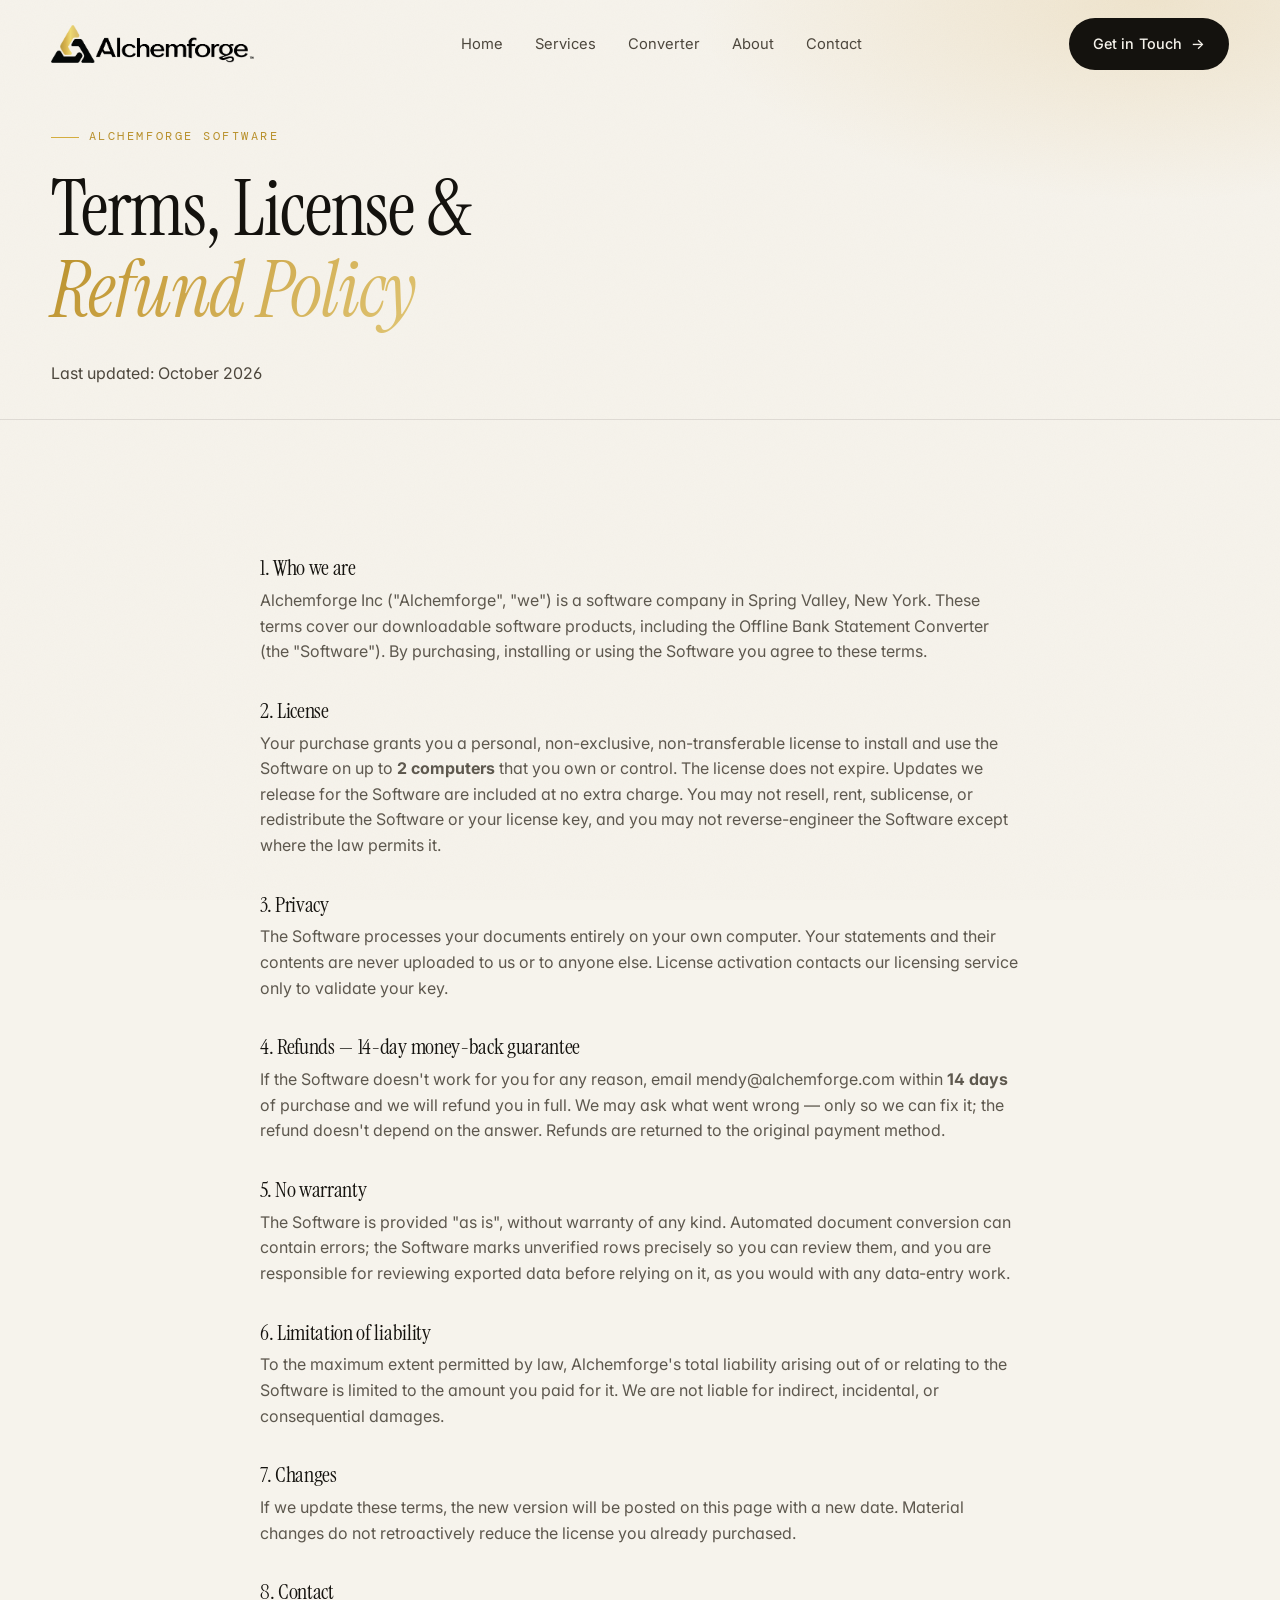
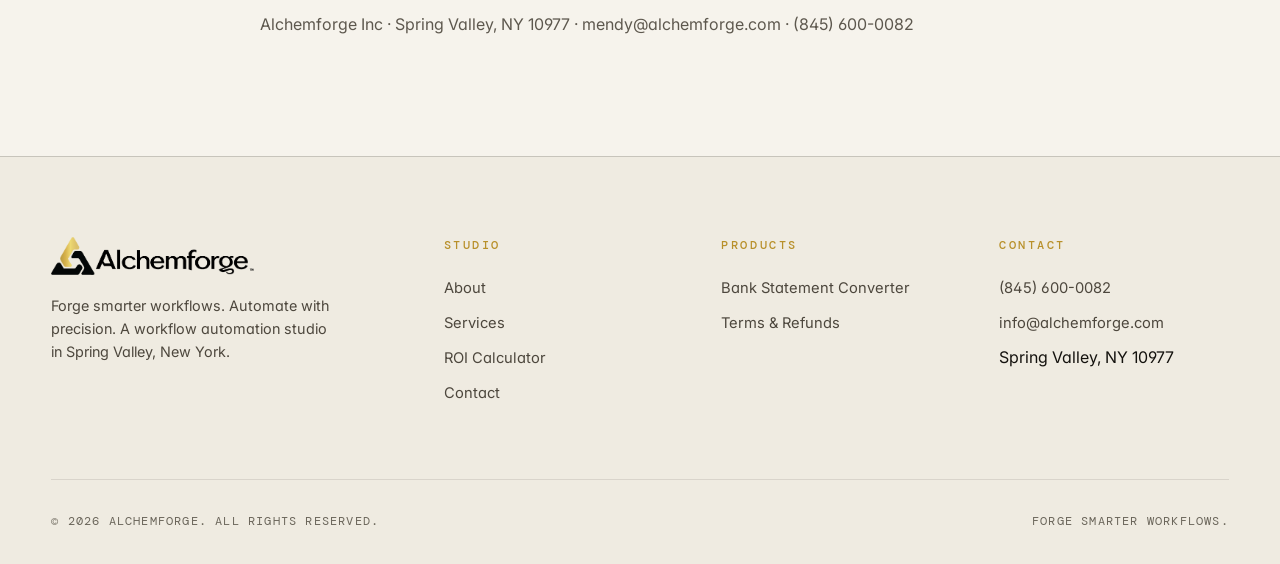
<file: terms.html>
<!doctype html>
<html lang="en">
<head>
<meta charset="utf-8" />
<meta name="viewport" content="width=device-width, initial-scale=1" />
<title>Terms, License &amp; Refund Policy — Alchemforge</title>
<meta name="description" content="License terms and 14-day refund policy for Alchemforge software products, including the Offline Bank Statement Converter." />
<meta name="theme-color" content="#f6f3ec" />

<link rel="icon" href="assets/images/favicon.ico" sizes="any" />
<link rel="icon" type="image/png" sizes="32x32" href="assets/images/favicon-32.png" />
<link rel="icon" type="image/png" sizes="16x16" href="assets/images/favicon-16.png" />

<link rel="preconnect" href="https://fonts.googleapis.com" />
<link rel="preconnect" href="https://fonts.gstatic.com" crossorigin />
<link href="https://fonts.googleapis.com/css2?family=Instrument+Serif:ital@0;1&family=Inter:wght@300;400;500;600&family=DM+Mono:wght@400;500&display=swap" rel="stylesheet" />

<link rel="stylesheet" href="assets/css/site.css" />

<style>
.legal { max-width: 760px; }
.legal h2 { font-size: 1.35rem; margin: 2.2rem 0 0.5rem; }
.legal p, .legal li { opacity: 0.9; }
.legal .updated { font-family: "DM Mono", monospace; font-size: 0.85rem; opacity: 0.6; }
.page-head { padding: 7.5rem 0 1rem; }
</style>
</head>
<body>
<a class="skip" href="#main">Skip to content</a>

<header class="site-header" id="siteHeader">
  <div class="wrap nav">
    <a class="brand" href="index.html" aria-label="Alchemforge home"><img src="assets/images/logo.png" alt="Alchemforge"/></a>
    <nav aria-label="Primary">
      <ul class="nav-links">
        <li><a href="index.html">Home</a></li>
        <li><a href="services.html">Services</a></li>
        <li><a href="converter.html">Converter</a></li>
        <li><a href="about.html">About</a></li>
        <li><a href="contact.html">Contact</a></li>
      </ul>
    </nav>
    <a class="btn btn-primary" href="contact.html"><span class="label">Get in Touch</span><span class="arrow">→</span></a>
    <button class="menu-toggle" aria-label="Open menu" aria-controls="mobilePanel" aria-expanded="false"><span></span></button>
  </div>
</header>

<div class="mobile-panel" id="mobilePanel" role="dialog" aria-label="Menu">
  <ul>
    <li><a href="index.html">Home</a></li>
    <li><a href="services.html">Services</a></li>
    <li><a href="converter.html">Converter</a></li>
    <li><a href="about.html">About</a></li>
    <li><a href="contact.html">Contact</a></li>
  </ul>
  <div class="meta">Spring Valley, NY · (845) 600-0082</div>
</div>

<main id="main">
  <section class="page-head">
    <div class="wrap">
      <span class="eyebrow">Alchemforge software</span>
      <h1>Terms, License &amp;<br/><em class="italic-accent">Refund Policy</em></h1>
      <p class="updated">Last updated: October 2026</p>
    </div>
  </section>

  <section>
    <div class="wrap legal">
      <h2>1. Who we are</h2>
      <p>Alchemforge Inc ("Alchemforge", "we") is a software company in Spring Valley, New York.
      These terms cover our downloadable software products, including the Offline Bank Statement Converter
      (the "Software"). By purchasing, installing or using the Software you agree to these terms.</p>

      <h2>2. License</h2>
      <p>Your purchase grants you a personal, non-exclusive, non-transferable license to install and use
      the Software on up to <strong>2 computers</strong> that you own or control. The license does not expire.
      Updates we release for the Software are included at no extra charge.
      You may not resell, rent, sublicense, or redistribute the Software or your license key,
      and you may not reverse-engineer the Software except where the law permits it.</p>

      <h2>3. Privacy</h2>
      <p>The Software processes your documents entirely on your own computer.
      Your statements and their contents are never uploaded to us or to anyone else.
      License activation contacts our licensing service only to validate your key.</p>

      <h2>4. Refunds — 14-day money-back guarantee</h2>
      <p>If the Software doesn't work for you for any reason, email
      <a href="mailto:mendy@alchemforge.com">mendy@alchemforge.com</a> within <strong>14 days</strong> of purchase
      and we will refund you in full. We may ask what went wrong — only so we can fix it; the refund
      doesn't depend on the answer. Refunds are returned to the original payment method.</p>

      <h2>5. No warranty</h2>
      <p>The Software is provided "as is", without warranty of any kind. Automated document conversion can
      contain errors; the Software marks unverified rows precisely so you can review them, and you are
      responsible for reviewing exported data before relying on it, as you would with any data-entry work.</p>

      <h2>6. Limitation of liability</h2>
      <p>To the maximum extent permitted by law, Alchemforge's total liability arising out of or relating to
      the Software is limited to the amount you paid for it. We are not liable for indirect, incidental,
      or consequential damages.</p>

      <h2>7. Changes</h2>
      <p>If we update these terms, the new version will be posted on this page with a new date.
      Material changes do not retroactively reduce the license you already purchased.</p>

      <h2>8. Contact</h2>
      <p>Alchemforge Inc · Spring Valley, NY 10977 ·
      <a href="mailto:mendy@alchemforge.com">mendy@alchemforge.com</a> ·
      <a href="tel:+18456000082">(845) 600-0082</a></p>
    </div>
  </section>
</main>

<footer class="site-footer">
  <div class="wrap">
    <div class="footer-grid">
      <div class="footer-brand">
        <a class="brand" href="index.html"><img src="assets/images/logo.png" alt="Alchemforge"/></a>
        <p>Forge smarter workflows. Automate with precision. A workflow automation studio in Spring Valley, New York.</p>
      </div>
      <div class="footer-col"><h5>Studio</h5><ul>
        <li><a href="about.html">About</a></li>
        <li><a href="services.html">Services</a></li>
        <li><a href="roi.html">ROI Calculator</a></li>
        <li><a href="contact.html">Contact</a></li>
      </ul></div>
      <div class="footer-col"><h5>Products</h5><ul>
        <li><a href="converter.html">Bank Statement Converter</a></li>
        <li><a href="terms.html">Terms &amp; Refunds</a></li>
      </ul></div>
      <div class="footer-col"><h5>Contact</h5><ul>
        <li><a href="tel:+18456000082">(845) 600-0082</a></li>
        <li><a href="mailto:info@alchemforge.com">info@alchemforge.com</a></li>
        <li>Spring Valley, NY 10977</li>
      </ul></div>
    </div>
    <div class="footer-bottom">
      <div>© <span data-year>2026</span> Alchemforge. All rights reserved.</div>
      <div>Forge smarter workflows.</div>
    </div>
  </div>
</footer>

<script src="assets/js/site.js"></script>
</body>
</html>
</file>
<file: assets/css/site.css>
/* =========================================================
   Alchemforge — v3 Stylesheet
   Light cream theme, classical serif (no soft/wavy curves),
   cleaner typography, no text-overflow issues
   ========================================================= */

:root {
  /* Cream paper */
  --paper:      #f6f3ec;
  --paper-2:    #efebe1;
  --paper-3:    #e7e2d4;
  --bone:       #ddd6c4;
  --line:       rgba(20, 18, 14, 0.10);
  --line-2:     rgba(20, 18, 14, 0.18);
  --line-3:     rgba(20, 18, 14, 0.28);

  /* Ink */
  --ink:        #14120e;
  --ink-2:      #2a2620;
  --ink-3:      #4d473d;
  --muted:      #6b665b;
  --muted-2:    #8b8678;

  /* Gold — matched to the actual logo gradient (warmer/brighter, less brown) */
  --gold:       #d4ad3f;     /* dominant logo gold */
  --gold-2:     #e0c574;     /* mid gold (median sample) */
  --gold-3:     #ebd682;     /* highlight */
  --gold-deep:  #b8902b;     /* darkest gold from logo shadows — warm, not brown */
  --gold-rich:  #caa243;     /* rich saturated gold — used for italic accents */
  --gold-glow:  rgba(212, 173, 63, 0.22);

  /* Type — Instrument Serif is classical, NOT bendable */
  --serif:      "Instrument Serif", "Cormorant Garamond", "Playfair Display", Georgia, serif;
  --sans:       "Inter", system-ui, -apple-system, "Segoe UI", sans-serif;
  --mono:       "DM Mono", ui-monospace, "SF Mono", Menlo, monospace;

  --radius:     14px;
  --radius-sm:  8px;
  --shadow:     0 30px 80px -30px rgba(0,0,0,0.18);
  --ease:       cubic-bezier(0.22, 1, 0.36, 1);
}

* { box-sizing: border-box; }
html { scroll-behavior: smooth; -webkit-text-size-adjust: 100%; }

body {
  margin: 0;
  font-family: var(--sans);
  background: var(--paper);
  color: var(--ink);
  font-feature-settings: "ss01", "cv11";
  line-height: 1.6;
  -webkit-font-smoothing: antialiased;
  -moz-osx-font-smoothing: grayscale;
  overflow-x: hidden;
}

/* warm grain overlay */
body::before {
  content: "";
  position: fixed; inset: 0;
  pointer-events: none;
  z-index: 1;
  background-image: url("data:image/svg+xml;utf8,<svg xmlns='http://www.w3.org/2000/svg' width='160' height='160'><filter id='n'><feTurbulence type='fractalNoise' baseFrequency='0.9' numOctaves='2' stitchTiles='stitch'/><feColorMatrix values='0 0 0 0 0.4 0 0 0 0 0.32 0 0 0 0 0.18 0 0 0 0.05 0'/></filter><rect width='100%' height='100%' filter='url(%23n)'/></svg>");
  opacity: 0.5;
  mix-blend-mode: multiply;
}

img { max-width: 100%; height: auto; display: block; }
a { color: inherit; text-decoration: none; }
::selection { background: var(--gold-2); color: var(--ink); }

/* ---------- Typography ---------- */
/* Instrument Serif is single-weight (regular). Italic available. No variable axes -> no "bendable" feel. */
h1, h2, h3, h4 {
  font-family: var(--serif);
  font-weight: 400;
  letter-spacing: -0.015em;
  line-height: 1.05;
  margin: 0 0 0.4em;
  color: var(--ink);
}
h1 { font-size: clamp(2.6rem, 6vw, 5.2rem); }
h2 { font-size: clamp(1.9rem, 4vw, 3.4rem); }
h3 { font-size: clamp(1.3rem, 2vw, 1.6rem); letter-spacing: -0.01em; }
h4 { font-size: 1.2rem; }

p { margin: 0 0 1rem; color: var(--ink-3); }

.eyebrow {
  display: inline-flex; align-items: center; gap: 0.6rem;
  font-family: var(--mono);
  font-size: 0.72rem;
  text-transform: uppercase;
  letter-spacing: 0.22em;
  color: var(--gold-deep);
  margin-bottom: 1.4rem;
}
.eyebrow::before {
  content: ""; width: 28px; height: 1px; background: var(--gold);
  display: inline-block;
}

.lede {
  font-size: clamp(1.1rem, 1.4vw, 1.3rem);
  color: var(--ink-3);
  max-width: 56ch;
  line-height: 1.55;
}

em.flourish, .italic-accent {
  font-style: italic;
  font-family: var(--serif);
  /* Logo gold gradient — matches the triangle's warm gold tones */
  background: linear-gradient(135deg, var(--gold-deep) 0%, var(--gold-rich) 30%, var(--gold-2) 100%);
  -webkit-background-clip: text;
          background-clip: text;
  -webkit-text-fill-color: transparent;
          color: transparent;
  /* Italics overhang their bounding box — give the gradient room so letters don't clip */
  display: inline-block;
  padding: 0 0.08em 0.05em;
  margin: 0 -0.08em -0.05em;
  line-height: inherit;
}
/* Same fix anywhere a gradient is applied to text */
.story-quote em,
.calc-result .big {
  display: inline-block;
  padding: 0 0.08em 0.05em;
  margin: 0 -0.08em -0.05em;
}
/* fallback for browsers w/o background-clip text support */
@supports not (-webkit-background-clip: text) {
  em.flourish, .italic-accent, .story-quote em, .calc-result .big {
    color: var(--gold-rich);
    -webkit-text-fill-color: initial;
  }
}

/* ---------- Layout ---------- */
.wrap { width: min(1240px, 92%); margin-inline: auto; position: relative; z-index: 2; }
section { padding: clamp(4rem, 8vw, 7rem) 0; position: relative; }

.section-num {
  font-family: var(--mono);
  font-size: 0.7rem;
  letter-spacing: 0.2em;
  color: var(--muted);
  text-transform: uppercase;
}

/* ---------- Header / Nav ---------- */
.site-header {
  position: fixed; top: 0; left: 0; right: 0;
  z-index: 50;
  padding: 1.1rem 0;
  transition: background-color .4s var(--ease), backdrop-filter .4s var(--ease), padding .4s var(--ease), box-shadow .4s var(--ease);
}
.site-header.scrolled {
  background: rgba(246, 243, 236, 0.85);
  backdrop-filter: blur(14px) saturate(140%);
  -webkit-backdrop-filter: blur(14px) saturate(140%);
  padding: 0.6rem 0;
  border-bottom: 1px solid var(--line);
  box-shadow: 0 6px 24px -18px rgba(0,0,0,0.25);
}
.nav { display: flex; align-items: center; justify-content: space-between; gap: 2rem; }
.brand { display: inline-flex; align-items: center; }
.brand img { height: 38px; width: auto; display: block; }
@media (max-width: 600px) { .brand img { height: 32px; } }

.nav-links { display: flex; align-items: center; gap: 2rem; list-style: none; padding: 0; margin: 0; }
.nav-links a {
  font-size: 0.92rem;
  color: var(--ink-3);
  position: relative;
  padding: 0.3rem 0;
  transition: color .25s var(--ease);
}
.nav-links a:hover { color: var(--ink); }
.nav-links a.active { color: var(--ink); }
.nav-links a.active::after {
  content: ""; position: absolute; left: 0; right: 0; bottom: -2px;
  height: 1px; background: var(--gold);
}

.btn {
  display: inline-flex; align-items: center; gap: 0.55rem;
  padding: 0.85rem 1.4rem;
  border-radius: 999px;
  font-size: 0.9rem;
  font-weight: 500;
  letter-spacing: 0.01em;
  cursor: pointer;
  border: 1px solid transparent;
  transition: transform .25s var(--ease), background .25s var(--ease), color .25s var(--ease), border-color .25s var(--ease), box-shadow .25s var(--ease);
  font-family: var(--sans);
  white-space: nowrap;
}
.btn-primary {
  background: var(--ink);
  color: var(--paper);
}
.btn-primary:hover {
  background: var(--ink-2);
  transform: translateY(-1px);
  box-shadow: 0 12px 28px -10px rgba(0,0,0,0.30);
}
.btn-gold {
  background: var(--gold);
  color: var(--ink);
}
.btn-gold:hover {
  background: var(--gold-2);
  transform: translateY(-1px);
  box-shadow: 0 12px 30px -10px var(--gold-glow);
}
.btn-ghost {
  background: transparent;
  color: var(--ink);
  border-color: var(--line-2);
}
.btn-ghost:hover { border-color: var(--ink); color: var(--ink); }
.btn .arrow { transition: transform .25s var(--ease); }
.btn:hover .arrow { transform: translateX(3px); }

/* mobile menu */
.menu-toggle {
  display: none;
  background: none; border: 1px solid var(--line-2);
  border-radius: 999px;
  width: 44px; height: 44px;
  padding: 0;
  cursor: pointer;
  align-items: center; justify-content: center;
}
.menu-toggle span {
  display: block; width: 18px; height: 1px; background: var(--ink);
  position: relative;
}
.menu-toggle span::before, .menu-toggle span::after {
  content: ""; position: absolute; left: 0; width: 18px; height: 1px; background: var(--ink);
  transition: transform .3s var(--ease), top .3s var(--ease);
}
.menu-toggle span::before { top: -6px; }
.menu-toggle span::after  { top:  6px; }
.menu-toggle.open span { background: transparent; }
.menu-toggle.open span::before { top: 0; transform: rotate(45deg); }
.menu-toggle.open span::after  { top: 0; transform: rotate(-45deg); }

@media (max-width: 900px) {
  .nav-links, .nav .btn-primary { display: none; }
  .menu-toggle { display: inline-flex; }
  .mobile-panel.open { display: block; }
}
.mobile-panel {
  display: none;
  position: fixed; inset: 0;
  background: var(--paper);
  z-index: 49;
  padding: 6rem 6% 3rem;
}
.mobile-panel ul { list-style: none; padding: 0; margin: 0; display: flex; flex-direction: column; gap: 0.5rem; }
.mobile-panel a {
  display: block;
  font-family: var(--serif);
  font-size: clamp(2rem, 8vw, 3rem);
  padding: 0.5rem 0;
  border-bottom: 1px solid var(--line);
  color: var(--ink);
}
.mobile-panel .btn { margin-top: 2rem; }
.mobile-panel .meta {
  margin-top: auto;
  padding-top: 2.5rem;
  font-family: var(--mono); font-size: 0.75rem;
  color: var(--muted);
  letter-spacing: 0.12em;
  text-transform: uppercase;
}

/* ---------- HOME hero ---------- */
.hero {
  min-height: 100vh;
  padding-top: clamp(8rem, 16vh, 11rem);
  padding-bottom: clamp(4rem, 8vw, 6rem);
  display: flex; align-items: center;
  position: relative;
  overflow: hidden;
}
.hero-bg {
  position: absolute; inset: 0; z-index: 0;
  background:
    radial-gradient(60% 50% at 80% 15%, rgba(201, 150, 46, 0.18) 0%, transparent 60%),
    radial-gradient(70% 60% at 5% 95%, rgba(201, 150, 46, 0.10) 0%, transparent 60%),
    linear-gradient(180deg, var(--paper) 0%, var(--paper-2) 100%);
}
.hero-grid {
  position: absolute; inset: 0; z-index: 0;
  background-image:
    linear-gradient(to right, rgba(20,18,14,0.05) 1px, transparent 1px),
    linear-gradient(to bottom, rgba(20,18,14,0.05) 1px, transparent 1px);
  background-size: 80px 80px;
  mask-image: radial-gradient(ellipse 80% 60% at 50% 40%, black 30%, transparent 80%);
  -webkit-mask-image: radial-gradient(ellipse 80% 60% at 50% 40%, black 30%, transparent 80%);
}
.hero-content { position: relative; z-index: 2; max-width: 800px; }
.hero h1 {
  margin-bottom: 1.4rem;
  letter-spacing: -0.02em;
}
.hero .lede { margin-bottom: 2.4rem; }
.hero-actions { display: flex; gap: 1rem; flex-wrap: wrap; }

/* Hero illustration (right side) */
.hero-illustration {
  position: absolute;
  right: -40px;
  top: calc(50% - 260px);   /* manually center: 520px height / 2 */
  width: 520px;
  height: 520px;
  z-index: 1;
  pointer-events: none;
  opacity: 0.85;
}
@media (max-width: 1200px) {
  .hero-illustration {
    width: 420px; height: 420px;
    top: calc(50% - 210px);
    right: -140px; opacity: 0.4;
  }
}
@media (max-width: 900px) {
  .hero-illustration {
    width: 320px; height: 320px;
    top: 8%;
    right: -160px; opacity: 0.25;
  }
}
@media (max-width: 600px) {
  .hero-illustration { display: none; }
}

.hero-marquee {
  position: absolute; bottom: 2rem; left: 0; right: 0;
  z-index: 2;
  border-top: 1px solid var(--line);
  border-bottom: 1px solid var(--line);
  padding: 1rem 0;
  overflow: hidden;
  background: rgba(246, 243, 236, 0.5);
}
.hero-marquee-track {
  display: flex; gap: 4rem;
  white-space: nowrap;
  -webkit-animation: marquee 40s linear infinite;
          animation: marquee 40s linear infinite;
  font-family: var(--mono);
  font-size: 0.78rem;
  letter-spacing: 0.18em;
  color: var(--muted);
  text-transform: uppercase;
}
.hero-marquee-track span { display: inline-flex; align-items: center; gap: 4rem; }
.hero-marquee-track .dot {
  width: 6px; height: 6px; border-radius: 50%;
  background: var(--gold); display: inline-block;
}
@keyframes marquee {
  from { transform: translateX(0); }
  to   { transform: translateX(-50%); }
}
@-webkit-keyframes marquee {
  from { -webkit-transform: translateX(0); }
  to   { -webkit-transform: translateX(-50%); }
}

/* ---------- Cards ---------- */
.grid-cards {
  display: grid;
  grid-template-columns: repeat(auto-fit, minmax(240px, 1fr));
  gap: 1.4rem;
}
.card {
  background: #fbf8f1;
  border: 1px solid var(--line);
  border-radius: var(--radius);
  padding: 1.8rem;
  position: relative;
  overflow: hidden;
  transition: border-color .35s var(--ease), transform .35s var(--ease), box-shadow .35s var(--ease);
}
.card::before {
  content: "";
  position: absolute; top: 0; left: 0; right: 0; height: 1px;
  background: linear-gradient(90deg, transparent, var(--gold), transparent);
  opacity: 0;
  transition: opacity .35s var(--ease);
}
.card:hover {
  border-color: var(--line-2);
  transform: translateY(-4px);
  box-shadow: 0 24px 60px -30px rgba(0,0,0,0.18);
}
.card:hover::before { opacity: 1; }
.card .num {
  font-family: var(--mono);
  font-size: 0.7rem;
  letter-spacing: 0.22em;
  color: var(--gold-deep);
  text-transform: uppercase;
  margin-bottom: 1rem;
  display: block;
}
.card h3 { color: var(--ink); margin-bottom: 0.6rem; }
.card p  { color: var(--ink-3); font-size: 0.95rem; margin: 0; }
.card .icon {
  width: 44px; height: 44px;
  border-radius: 10px;
  display: inline-flex; align-items: center; justify-content: center;
  background: rgba(201, 150, 46, 0.10);
  border: 1px solid rgba(201, 150, 46, 0.28);
  margin-bottom: 1.2rem;
}
.card .icon svg { width: 22px; height: 22px; stroke: var(--gold-deep); }

/* ---------- Section heads ---------- */
.section-head {
  display: grid;
  grid-template-columns: 1fr 1.4fr;
  gap: 3rem;
  margin-bottom: 3.5rem;
  align-items: end;
}
@media (max-width: 800px) { .section-head { grid-template-columns: 1fr; gap: 1rem; } }
.section-head h2 { margin-bottom: 0; }
.section-head p { margin: 0; }

/* ---------- Splits ---------- */
.split {
  display: grid;
  grid-template-columns: 1fr 1fr;
  gap: 4rem;
  align-items: center;
}
@media (max-width: 900px) {
  .split { grid-template-columns: 1fr; gap: 2.5rem; }
  .split [style*="order: 2"] { order: initial !important; }
  .split [style*="order: 1"] { order: initial !important; }
}

.stat { border-top: 1px solid var(--line); padding-top: 1.2rem; }
.stat .num {
  font-family: var(--serif);
  font-size: clamp(2rem, 3.5vw, 2.8rem);
  color: var(--gold-deep);
  line-height: 1;
  display: block;
}
.stat .label {
  font-family: var(--mono);
  font-size: 0.72rem;
  letter-spacing: 0.18em;
  color: var(--muted);
  text-transform: uppercase;
  margin-top: 0.6rem;
  display: block;
}

/* ---------- Process steps — IMPROVED, no overflow ---------- */
.process {
  display: grid;
  grid-template-columns: repeat(4, 1fr);
  gap: 0;
  border-top: 1px solid var(--line-2);
}
.process-step {
  padding: 2rem 2rem 2rem 2rem;
  border-right: 1px solid var(--line);
  position: relative;
  word-wrap: break-word;
  overflow-wrap: break-word;
}
.process-step:first-child { padding-left: 0; }
.process-step:last-child { border-right: none; padding-right: 0; }
.process-step .num {
  font-family: var(--mono);
  font-size: 0.7rem;
  letter-spacing: 0.18em;
  color: var(--gold-deep);
  display: block;
  margin-bottom: 1rem;
}
.process-step h4 {
  font-family: var(--serif);
  font-size: 1.4rem;
  color: var(--ink);
  margin: 0 0 0.6rem;
}
.process-step p { font-size: 0.92rem; margin: 0; }

/* Critical fix: 2-col @ tablet, 1-col @ mobile to avoid clipping */
@media (max-width: 1100px) {
  .process { grid-template-columns: repeat(2, 1fr); }
  .process-step { padding: 2rem 2rem; }
  .process-step:nth-child(odd) { padding-left: 0; }
  .process-step:nth-child(even) { border-right: none; padding-right: 0; }
  .process-step:nth-child(1), .process-step:nth-child(2) { border-bottom: 1px solid var(--line); padding-bottom: 2rem; margin-bottom: 0; }
  .process-step:nth-child(3), .process-step:nth-child(4) { padding-top: 2rem; }
}
@media (max-width: 600px) {
  .process { grid-template-columns: 1fr; }
  .process-step { border-right: none; border-bottom: 1px solid var(--line); padding: 2rem 0; }
  .process-step:last-child { border-bottom: none; }
}

/* ---------- Quote block ---------- */
.quote-block {
  background: #fbf8f1;
  border: 1px solid var(--line);
  border-radius: var(--radius);
  padding: clamp(2rem, 5vw, 4rem);
  position: relative;
  text-align: center;
  max-width: 900px;
  margin-inline: auto;
}
.quote-block::before {
  content: "“";
  font-family: var(--serif);
  font-size: 8rem;
  position: absolute;
  top: -2rem; left: 1.5rem;
  color: var(--gold);
  opacity: 0.5;
  line-height: 1;
}
.quote-block p {
  font-family: var(--serif);
  font-style: italic;
  font-size: clamp(1.3rem, 2.2vw, 1.7rem);
  color: var(--ink);
  line-height: 1.4;
  margin: 0 0 2rem;
}
.quote-block .attr {
  font-family: var(--mono);
  font-size: 0.78rem;
  letter-spacing: 0.18em;
  color: var(--muted);
  text-transform: uppercase;
}

/* ---------- CTA banner ---------- */
.cta-banner {
  border: 1px solid var(--line-2);
  border-radius: var(--radius);
  padding: clamp(2rem, 5vw, 4rem);
  background:
    radial-gradient(80% 100% at 100% 0%, rgba(201, 150, 46, 0.18), transparent 60%),
    #fbf8f1;
  display: grid;
  grid-template-columns: 1.5fr auto;
  gap: 2rem;
  align-items: center;
}
@media (max-width: 800px) { .cta-banner { grid-template-columns: 1fr; } }
.cta-banner h2 { margin: 0 0 0.5rem; }
.cta-banner p  { margin: 0; max-width: 50ch; }

/* ---------- Footer ---------- */
.site-footer {
  background: #efebe1;
  border-top: 1px solid var(--line-2);
  padding: 5rem 0 2rem;
  position: relative;
  z-index: 2;
}
.footer-grid {
  display: grid;
  grid-template-columns: 1.5fr 1fr 1fr 1fr;
  gap: 3rem;
  margin-bottom: 4rem;
}
@media (max-width: 800px) { .footer-grid { grid-template-columns: 1fr 1fr; gap: 2rem; } }
.footer-brand .brand { margin-bottom: 1.2rem; }
.footer-brand p { font-size: 0.9rem; max-width: 32ch; color: var(--ink-3); }
.footer-col h5 {
  font-family: var(--mono);
  font-size: 0.72rem;
  letter-spacing: 0.22em;
  color: var(--gold-deep);
  text-transform: uppercase;
  margin: 0 0 1.2rem;
  font-weight: 500;
}
.footer-col ul { list-style: none; padding: 0; margin: 0; }
.footer-col li { margin-bottom: 0.6rem; }
.footer-col a {
  color: var(--ink-3);
  font-size: 0.92rem;
  transition: color .2s var(--ease);
}
.footer-col a:hover { color: var(--ink); }
.footer-bottom {
  border-top: 1px solid var(--line);
  padding-top: 2rem;
  display: flex;
  justify-content: space-between;
  flex-wrap: wrap; gap: 1rem;
  font-family: var(--mono);
  font-size: 0.75rem;
  color: var(--muted);
  letter-spacing: 0.1em;
  text-transform: uppercase;
}

/* ---------- Page header (subpages) ---------- */
.page-head {
  padding: clamp(8rem, 16vh, 11rem) 0 clamp(3rem, 6vw, 5rem);
  border-bottom: 1px solid var(--line);
  position: relative;
  overflow: hidden;
}
.page-head::before {
  content: ""; position: absolute; inset: 0;
  background: radial-gradient(60% 80% at 90% 0%, rgba(201, 150, 46, 0.16), transparent 60%);
  z-index: 0;
}
.page-head .wrap { z-index: 2; }
.page-head .lede { max-width: 50ch; margin-top: 1rem; }

/* ---------- Forms ---------- */
.form-card {
  background: #fbf8f1;
  border: 1px solid var(--line);
  border-radius: var(--radius);
  padding: clamp(1.5rem, 3vw, 2.4rem);
  box-shadow: 0 24px 60px -40px rgba(0,0,0,0.18);
}
.form-row { display: grid; grid-template-columns: 1fr 1fr; gap: 1rem; }
@media (max-width: 700px) { .form-row { grid-template-columns: 1fr; } }
.field { margin-bottom: 1.1rem; }
.field label {
  display: block;
  font-family: var(--mono);
  font-size: 0.72rem;
  letter-spacing: 0.18em;
  color: var(--muted);
  text-transform: uppercase;
  margin-bottom: 0.5rem;
}
.field input, .field textarea, .field select {
  width: 100%;
  background: var(--paper);
  border: 1px solid var(--line-2);
  border-radius: var(--radius-sm);
  color: var(--ink);
  font-family: var(--sans);
  font-size: 0.98rem;
  padding: 0.85rem 1rem;
  transition: border-color .2s var(--ease), background .2s var(--ease);
}
.field textarea { resize: vertical; min-height: 130px; }
.field input:focus, .field textarea:focus, .field select:focus {
  outline: none;
  border-color: var(--gold);
  background: #fffdf6;
  box-shadow: 0 0 0 4px var(--gold-glow);
}
.field select {
  appearance: none;
  background-image: url("data:image/svg+xml;utf8,<svg xmlns='http://www.w3.org/2000/svg' width='12' height='8' viewBox='0 0 12 8'><path d='M1 1l5 5 5-5' stroke='%238a6418' stroke-width='1.5' fill='none' stroke-linecap='round'/></svg>");
  background-repeat: no-repeat;
  background-position: right 1rem center;
  padding-right: 2.6rem;
}
.field .err { color: #b13a2c; font-size: 0.78rem; margin-top: 0.3rem; display: none; }
.field.invalid input, .field.invalid select, .field.invalid textarea { border-color: #b13a2c; }
.field.invalid .err { display: block; }

.form-success { display: none; text-align: center; padding: 3rem 1rem; }
.form-success.show { display: block; }
.form-success .check {
  width: 70px; height: 70px;
  border-radius: 50%;
  border: 1.5px solid var(--gold);
  display: flex; align-items: center; justify-content: center;
  margin: 0 auto 1.5rem;
  color: var(--gold-deep);
}
.form-success h3 { color: var(--ink); margin-bottom: 0.5rem; }

.btn .spinner {
  display: none;
  width: 16px; height: 16px;
  border: 2px solid rgba(255,255,255,0.3);
  border-top-color: var(--paper);
  border-radius: 50%;
  animation: spin 0.7s linear infinite;
}
.btn.loading .spinner { display: inline-block; }
.btn.loading .label, .btn.loading .arrow { display: none; }
@keyframes spin { to { transform: rotate(360deg); } }

/* contact info column */
.contact-info { display: flex; flex-direction: column; gap: 1.6rem; }
.contact-item h5 {
  font-family: var(--mono);
  font-size: 0.72rem; letter-spacing: 0.2em;
  color: var(--gold-deep); text-transform: uppercase;
  margin: 0 0 0.4rem;
}
.contact-item p, .contact-item a {
  font-family: var(--serif);
  font-size: 1.4rem;
  color: var(--ink);
  margin: 0;
  line-height: 1.3;
}
.contact-item a { transition: color .2s var(--ease); }
.contact-item a:hover { color: var(--gold-deep); }
.contact-item .hours-list {
  font-family: var(--sans);
  font-size: 0.95rem;
  color: var(--ink-3);
  line-height: 1.7;
  margin: 0;
}
.contact-item .hours-list strong {
  font-family: var(--serif);
  font-weight: 400;
  color: var(--ink);
  display: inline-block;
  min-width: 9rem;
}

/* ---------- Reveal-on-scroll ---------- */
.reveal {
  opacity: 0;
  transform: translateY(24px);
  transition: opacity .9s var(--ease), transform .9s var(--ease);
  transition-delay: var(--delay, 0s);
}
.reveal.in { opacity: 1; transform: none; }

/* ---------- ROI Calculator ---------- */
.calc {
  display: grid;
  grid-template-columns: 1fr 1.1fr;
  gap: 2rem;
  align-items: stretch;
}
@media (max-width: 900px) { .calc { grid-template-columns: 1fr; } }

.calc-inputs {
  background: #fbf8f1;
  border: 1px solid var(--line);
  border-radius: var(--radius);
  padding: clamp(1.6rem, 4vw, 2.4rem);
}
.calc-result {
  border: 1px solid var(--line-2);
  border-radius: var(--radius);
  padding: clamp(1.6rem, 4vw, 2.4rem);
  background:
    radial-gradient(80% 100% at 100% 0%, rgba(201, 150, 46, 0.20), transparent 60%),
    #fbf8f1;
  display: flex; flex-direction: column;
  position: relative; overflow: hidden;
}
.calc-result .big {
  font-family: var(--serif);
  font-size: clamp(3rem, 7.5vw, 5.4rem);
  background: linear-gradient(135deg, var(--gold-deep) 0%, var(--gold-rich) 30%, var(--gold-2) 100%);
  -webkit-background-clip: text;
          background-clip: text;
  -webkit-text-fill-color: transparent;
          color: transparent;
  line-height: 1;
  letter-spacing: -0.03em;
  margin: 1rem 0 0.5rem;
  display: inline-block;
  transform-origin: left center;
}
.calc-result .currency {
  font-family: var(--mono);
  font-size: 1.4rem; color: var(--gold);
  vertical-align: top;
  margin-right: 0.2rem;
}
.calc-result .sub {
  font-family: var(--mono);
  font-size: 0.74rem; letter-spacing: 0.18em;
  color: var(--muted); text-transform: uppercase;
}
.calc-result .breakdown {
  margin-top: auto; padding-top: 2rem;
  display: grid; grid-template-columns: 1fr 1fr; gap: 1rem;
}
.calc-result .breakdown div {
  border-top: 1px solid var(--line);
  padding-top: 0.8rem;
}
.calc-result .breakdown b {
  display: block;
  font-family: var(--serif); font-size: 1.3rem;
  color: var(--ink); font-weight: 400;
}
.calc-result .breakdown span {
  font-family: var(--mono);
  font-size: 0.7rem; letter-spacing: 0.16em;
  color: var(--muted); text-transform: uppercase;
}

.range-row { display: flex; align-items: baseline; justify-content: space-between; margin-bottom: 0.4rem; }
.range-row b {
  font-family: var(--serif);
  font-size: 1.6rem;
  color: var(--gold-deep);
  font-weight: 400;
}
.range-row .label {
  font-family: var(--mono);
  font-size: 0.72rem;
  letter-spacing: 0.18em;
  color: var(--muted);
  text-transform: uppercase;
}
input[type="range"] {
  -webkit-appearance: none; appearance: none;
  width: 100%;
  height: 4px;
  background: var(--bone);
  border-radius: 999px;
  outline: none;
  margin-bottom: 1.6rem;
}
input[type="range"]::-webkit-slider-thumb {
  -webkit-appearance: none; appearance: none;
  width: 20px; height: 20px;
  background: var(--gold);
  border: 2px solid var(--paper);
  border-radius: 50%;
  cursor: pointer;
  box-shadow: 0 0 0 4px var(--gold-glow);
  transition: transform .15s var(--ease);
}
input[type="range"]::-webkit-slider-thumb:hover { transform: scale(1.15); }
input[type="range"]::-moz-range-thumb {
  width: 20px; height: 20px;
  background: var(--gold);
  border: 2px solid var(--paper);
  border-radius: 50%;
  cursor: pointer;
}

/* ---------- Utility ---------- */
.divider { height: 1px; background: linear-gradient(90deg, transparent, var(--line-2), transparent); margin: 0; border: none; }

.bullet-row { display: flex; align-items: flex-start; gap: 0.8rem; margin: 0; }
.bullet-row .arrow { color: var(--gold-deep); flex-shrink: 0; line-height: 1.6; }

.skip { position: absolute; left: -999px; }
.skip:focus { left: 1rem; top: 1rem; padding: 0.5rem 1rem; background: var(--gold); color: var(--ink); z-index: 100; border-radius: 4px; }

@media (prefers-reduced-motion: reduce) {
  *, *::before, *::after { animation-duration: 0.01ms !important; transition-duration: 0.01ms !important; }
  .reveal { opacity: 1; transform: none; }
}

/* =========================================================
   PAGE-SPECIFIC PERSONALITIES
   Each subpage has its own visual signature so they don't
   feel like duplicates of the homepage.
   ========================================================= */

/* ---------- SERVICES — bold service blocks with imagery ---------- */
.service-block {
  display: grid;
  grid-template-columns: 1fr 1fr;
  gap: 4rem;
  align-items: center;
  padding: clamp(3rem, 6vw, 5rem) 0;
  border-bottom: 1px solid var(--line);
}
.service-block:last-of-type { border-bottom: none; }
@media (max-width: 900px) { .service-block { grid-template-columns: 1fr; gap: 2.5rem; } }
.service-block .meta {
  font-family: var(--mono);
  font-size: 0.72rem;
  letter-spacing: 0.22em;
  color: var(--gold-deep);
  text-transform: uppercase;
  margin-bottom: 1rem;
}
.service-block h2 {
  margin-bottom: 1rem;
  font-size: clamp(2rem, 3.6vw, 2.8rem);
}
.service-block .summary {
  font-size: 1.1rem;
  color: var(--ink-3);
  line-height: 1.55;
  margin-bottom: 1.4rem;
}
.service-block .examples {
  font-family: var(--mono);
  font-size: 0.75rem;
  letter-spacing: 0.16em;
  color: var(--muted);
  text-transform: uppercase;
  display: flex; flex-wrap: wrap; gap: 0.5rem;
}
.service-block .examples span {
  background: rgba(201, 150, 46, 0.10);
  border: 1px solid rgba(201, 150, 46, 0.25);
  padding: 0.4rem 0.8rem;
  border-radius: 999px;
}

.service-visual {
  border-radius: var(--radius);
  overflow: hidden;
  border: 1px solid var(--line);
  background: #fbf8f1;
  aspect-ratio: 4/3;
  position: relative;
}
.service-visual svg { width: 100%; height: 100%; display: block; }

/* alternating layout */
.service-block.flip .service-visual { order: -1; }
@media (max-width: 900px) {
  .service-block.flip .service-visual { order: initial; }
}

/* ---------- ABOUT — big editorial story layout ---------- */
.story-quote {
  font-family: var(--serif);
  font-size: clamp(1.8rem, 3.4vw, 2.6rem);
  line-height: 1.25;
  color: var(--ink);
  max-width: 22ch;
  letter-spacing: -0.01em;
}
.story-quote em {
  font-style: italic;
  background: linear-gradient(135deg, var(--gold-deep) 0%, var(--gold-rich) 30%, var(--gold-2) 100%);
  -webkit-background-clip: text;
          background-clip: text;
  -webkit-text-fill-color: transparent;
          color: transparent;
}
.story-grid {
  display: grid;
  grid-template-columns: 1fr 1.4fr;
  gap: 5rem;
  align-items: start;
}
@media (max-width: 900px) { .story-grid { grid-template-columns: 1fr; gap: 2.5rem; } }
.story-image {
  border-radius: var(--radius);
  overflow: hidden;
  aspect-ratio: 4/5;
  background: #fbf8f1;
  border: 1px solid var(--line);
  position: sticky;
  top: 8rem;
}
.story-image svg { width: 100%; height: 100%; }
@media (max-width: 900px) {
  .story-image { aspect-ratio: 16/10; position: static; }
}

.principle-row {
  display: grid;
  grid-template-columns: auto 1fr;
  gap: 2.5rem;
  padding: 2.5rem 0;
  border-bottom: 1px solid var(--line);
  align-items: start;
}
.principle-row:last-child { border-bottom: none; }
@media (max-width: 700px) { .principle-row { grid-template-columns: 1fr; gap: 1rem; padding: 2rem 0; } }
.principle-row .num {
  font-family: var(--serif);
  font-size: clamp(2.4rem, 4vw, 3.4rem);
  color: var(--gold);
  line-height: 1;
  font-style: italic;
}
.principle-row h3 { margin: 0 0 0.5rem; font-size: 1.5rem; }
.principle-row p { margin: 0; color: var(--ink-3); max-width: 56ch; }

/* ---------- CONTACT — warm split with imagery ---------- */
.contact-split {
  grid-template-columns: 1fr 1.4fr;
  gap: 4rem;
}
@media (max-width: 900px) {
  .contact-split {
    grid-template-columns: 1fr;
    gap: 2.5rem;
  }
}

.contact-hero {
  display: grid;
  grid-template-columns: 1fr 0.9fr;
  gap: 4rem;
  align-items: center;
}
@media (max-width: 900px) { .contact-hero { grid-template-columns: 1fr; gap: 2rem; } }
.contact-visual {
  border-radius: var(--radius);
  overflow: hidden;
  aspect-ratio: 5/6;
  border: 1px solid var(--line);
  background: #fbf8f1;
}
.contact-visual svg { width: 100%; height: 100%; }
@media (max-width: 900px) {
  .contact-visual { aspect-ratio: 16/9; }
}

/* ---------- ROI — distinct calc-page header ---------- */
.calc-hint {
  background: rgba(201, 150, 46, 0.06);
  border: 1px solid rgba(201, 150, 46, 0.20);
  border-radius: var(--radius-sm);
  padding: 1rem 1.2rem;
  font-size: 0.88rem;
  color: var(--ink-3);
  margin-top: 1.4rem;
  display: flex;
  gap: 0.8rem;
  align-items: flex-start;
}
.calc-hint .icon { color: var(--gold-deep); flex-shrink: 0; line-height: 1.4; }
.calc-hint strong { color: var(--ink); font-weight: 500; }

/* ---------- HOMEPAGE service preview — visual cards ---------- */
.service-preview-grid {
  display: grid;
  grid-template-columns: repeat(2, 1fr);
  gap: 1.4rem;
}
@media (max-width: 700px) { .service-preview-grid { grid-template-columns: 1fr; } }

.service-preview {
  background: #fbf8f1;
  border: 1px solid var(--line);
  border-radius: var(--radius);
  padding: 0;
  position: relative;
  overflow: hidden;
  transition: transform .35s var(--ease), box-shadow .35s var(--ease), border-color .35s var(--ease);
  display: flex;
  flex-direction: column;
}
.service-preview:hover {
  transform: translateY(-4px);
  border-color: var(--line-2);
  box-shadow: 0 24px 60px -30px rgba(0,0,0,0.20);
}
.service-preview .visual {
  aspect-ratio: 16/9;
  background: linear-gradient(135deg, #f1ecdf 0%, #e8e1d0 100%);
  border-bottom: 1px solid var(--line);
  position: relative;
  overflow: hidden;
}
.service-preview .visual svg { width: 100%; height: 100%; display: block; }
.service-preview .body { padding: 1.6rem 1.8rem 1.8rem; }
.service-preview .num {
  font-family: var(--mono);
  font-size: 0.7rem;
  letter-spacing: 0.22em;
  color: var(--gold-deep);
  text-transform: uppercase;
  margin-bottom: 0.6rem;
  display: block;
}
.service-preview h3 { color: var(--ink); margin-bottom: 0.5rem; font-size: 1.4rem; }
.service-preview p  { color: var(--ink-3); font-size: 0.95rem; margin: 0; }

/* On hover, the service-preview's illustration breathes slightly */
.service-preview .visual img { transition: transform .8s var(--ease); }
.service-preview:hover .visual img { transform: scale(1.05); }

/* =========================================================
   PAGE-LEVEL ANIMATIONS
   Each page has its own moving signature, in the same family.
   ========================================================= */

/* SHARED: a slow ambient drift for decorative triangles */
@keyframes driftA {
  0%   { transform: translate(0, 0) rotate(0deg); }
  50%  { transform: translate(8px, -10px) rotate(2deg); }
  100% { transform: translate(0, 0) rotate(0deg); }
}
@keyframes driftB {
  0%   { transform: translate(0, 0) rotate(0deg); }
  50%  { transform: translate(-10px, 6px) rotate(-2deg); }
  100% { transform: translate(0, 0) rotate(0deg); }
}

/* SHARED: pulse a node */
@keyframes pulseGlow {
  0%, 100% { opacity: 0.3; transform: scale(1); }
  50%      { opacity: 0.7; transform: scale(1.2); }
}

/* SHARED: gentle vertical float */
@keyframes floatY {
  0%, 100% { transform: translateY(0); }
  50%      { transform: translateY(-6px); }
}

/* SHARED: dashed line crawl (used as ".dashflow") */
@keyframes dashFlow {
  to { stroke-dashoffset: -16; }
}
.dashflow {
  stroke-dasharray: 4 4;
  animation: dashFlow 1.4s linear infinite;
}

/* HOME — hero illustration breathes (pulses are handled inside the SVG itself) */
.hero-illustration {
  animation: floatY 8s ease-in-out infinite;
}

/* SERVICES — alternating ticker that lists everything we automate */
.scroll-strip {
  border-top: 1px solid var(--line);
  border-bottom: 1px solid var(--line);
  background: rgba(246, 243, 236, 0.6);
  overflow: hidden;
  padding: 1.2rem 0;
  margin: 4rem 0;
}
.scroll-strip-track {
  display: flex; gap: 3rem;
  white-space: nowrap;
  font-family: var(--serif);
  font-size: clamp(1.4rem, 2.5vw, 2rem);
  color: var(--ink);
  -webkit-animation: marquee 50s linear infinite;
          animation: marquee 50s linear infinite;
  will-change: transform;
}
.scroll-strip-track span { display: inline-flex; align-items: center; gap: 3rem; }
.scroll-strip-track em {
  font-style: italic;
  background: linear-gradient(135deg, var(--gold-deep) 0%, var(--gold-rich) 30%, var(--gold-2) 100%);
  -webkit-background-clip: text;
          background-clip: text;
  -webkit-text-fill-color: transparent;
}
.scroll-strip-track .dot {
  width: 8px; height: 8px; border-radius: 50%;
  background: var(--gold);
  display: inline-block;
}

/* SERVICES — animated dashes inside service illustrations */
.service-visual svg .flow-line {
  stroke-dasharray: 4 4;
  animation: dashFlow 1.6s linear infinite;
}

/* ABOUT — slow rotation on the central forge mark */
@keyframes slowSpin {
  from { transform: rotate(0deg); }
  to   { transform: rotate(360deg); }
}
.story-image .ring-spin {
  transform-origin: center;
  transform-box: fill-box;
  animation: slowSpin 60s linear infinite;
}

/* ABOUT — vertical word-stack ticker (different direction from home) */
@keyframes verticalRoll {
  0%, 18%   { transform: translateY(0); }
  20%, 38%  { transform: translateY(-1.4em); }
  40%, 58%  { transform: translateY(-2.8em); }
  60%, 78%  { transform: translateY(-4.2em); }
  80%, 98%  { transform: translateY(-5.6em); }
  100%      { transform: translateY(-7em); }
}
@-webkit-keyframes verticalRoll {
  0%, 18%   { -webkit-transform: translateY(0); }
  20%, 38%  { -webkit-transform: translateY(-1.4em); }
  40%, 58%  { -webkit-transform: translateY(-2.8em); }
  60%, 78%  { -webkit-transform: translateY(-4.2em); }
  80%, 98%  { -webkit-transform: translateY(-5.6em); }
  100%      { -webkit-transform: translateY(-7em); }
}
.word-roll {
  display: inline-block;
  height: 1.1em;
  overflow: hidden;
  vertical-align: -0.18em;
}
.word-roll-track {
  display: flex; flex-direction: column;
  -webkit-animation: verticalRoll 12s cubic-bezier(0.7, 0, 0.3, 1) infinite;
          animation: verticalRoll 12s cubic-bezier(0.7, 0, 0.3, 1) infinite;
}
.word-roll-track > span {
  height: 1.4em;
  line-height: 1.1em;
  font-style: italic;
  background: linear-gradient(135deg, var(--gold-deep) 0%, var(--gold-rich) 30%, var(--gold-2) 100%);
  -webkit-background-clip: text;
          background-clip: text;
  -webkit-text-fill-color: transparent;
  white-space: nowrap;
}

/* CONTACT — paper plane lifts and trails */
@keyframes planeFly {
  0%   { transform: translate(0, 0) rotate(-25deg); }
  50%  { transform: translate(8px, -14px) rotate(-25deg); }
  100% { transform: translate(0, 0) rotate(-25deg); }
}
.contact-visual .plane-group { animation: planeFly 6s ease-in-out infinite; transform-origin: center; transform-box: fill-box; }
.contact-visual .trail-path  {
  stroke-dasharray: 2 6;
  animation: dashFlow 1.4s linear infinite;
}
.contact-visual .sparkle {
  animation: pulseGlow 2.4s ease-in-out infinite;
  transform-origin: center;
  transform-box: fill-box;
}
.contact-visual .sparkle-2 { animation-delay: 0.6s; }
.contact-visual .sparkle-3 { animation-delay: 1.2s; }

/* ROI — number flicker on update (handled in JS) */
.calc-result .big.bumping {
  animation: numberBump 0.5s cubic-bezier(0.34, 1.56, 0.64, 1);
}
@keyframes numberBump {
  0%   { transform: scale(1); }
  35%  { transform: scale(1.06); }
  100% { transform: scale(1); }
}

/* Counter-rotating ring around the result number */
@keyframes orbitRing {
  from { transform: rotate(0deg); }
  to   { transform: rotate(360deg); }
}
.calc-result {
  position: relative;
}
.calc-result::after {
  content: "";
  position: absolute;
  top: -60px; right: -60px;
  width: 200px; height: 200px;
  border: 1px dashed rgba(212, 173, 63, 0.30);
  border-radius: 50%;
  animation: orbitRing 50s linear infinite;
  pointer-events: none;
  z-index: 0;
}
.calc-result > * { position: relative; z-index: 1; }

/* Tab indicator pulse on active nav item */
.nav-links a.active::after {
  animation: linePulse 3.5s ease-in-out infinite;
}
@keyframes linePulse {
  0%, 100% { opacity: 1; transform: scaleX(1); }
  50%      { opacity: 0.6; transform: scaleX(0.6); }
}
.nav-links a.active::after { transform-origin: left; }
</file>
